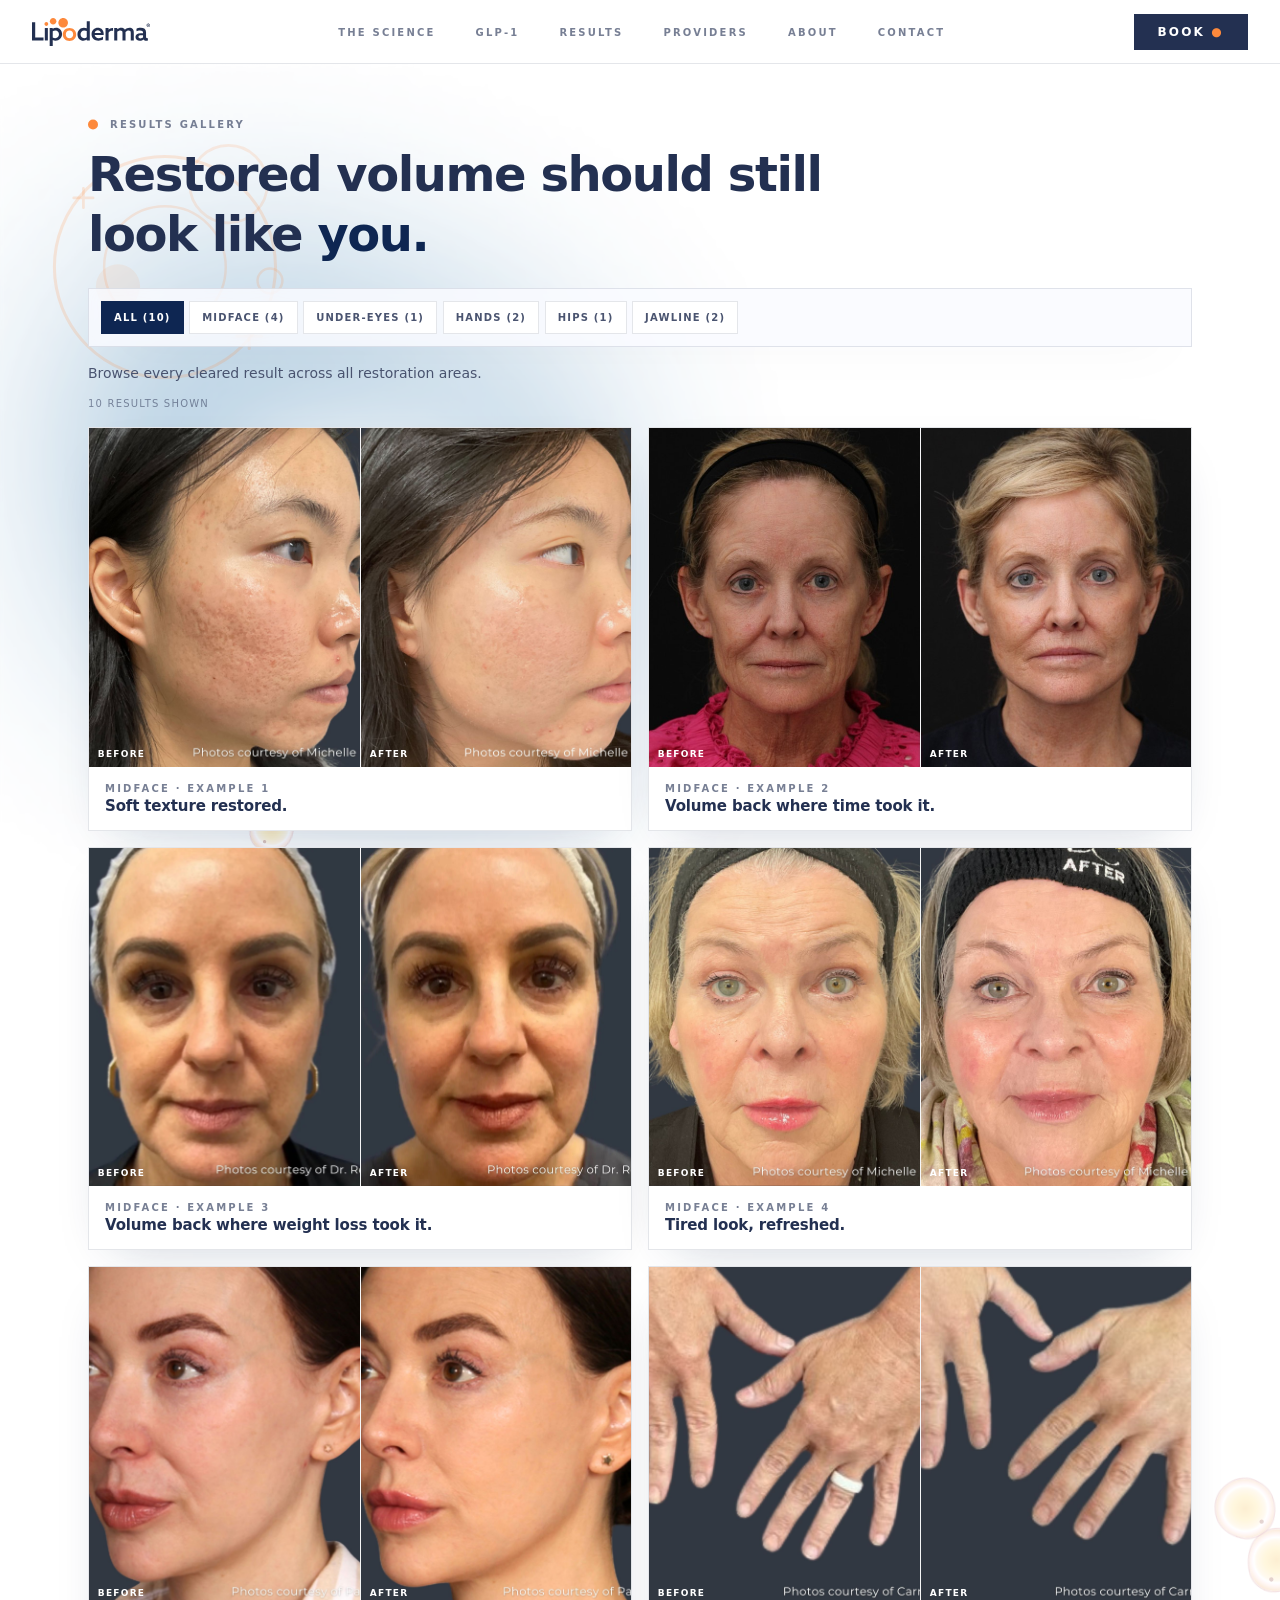
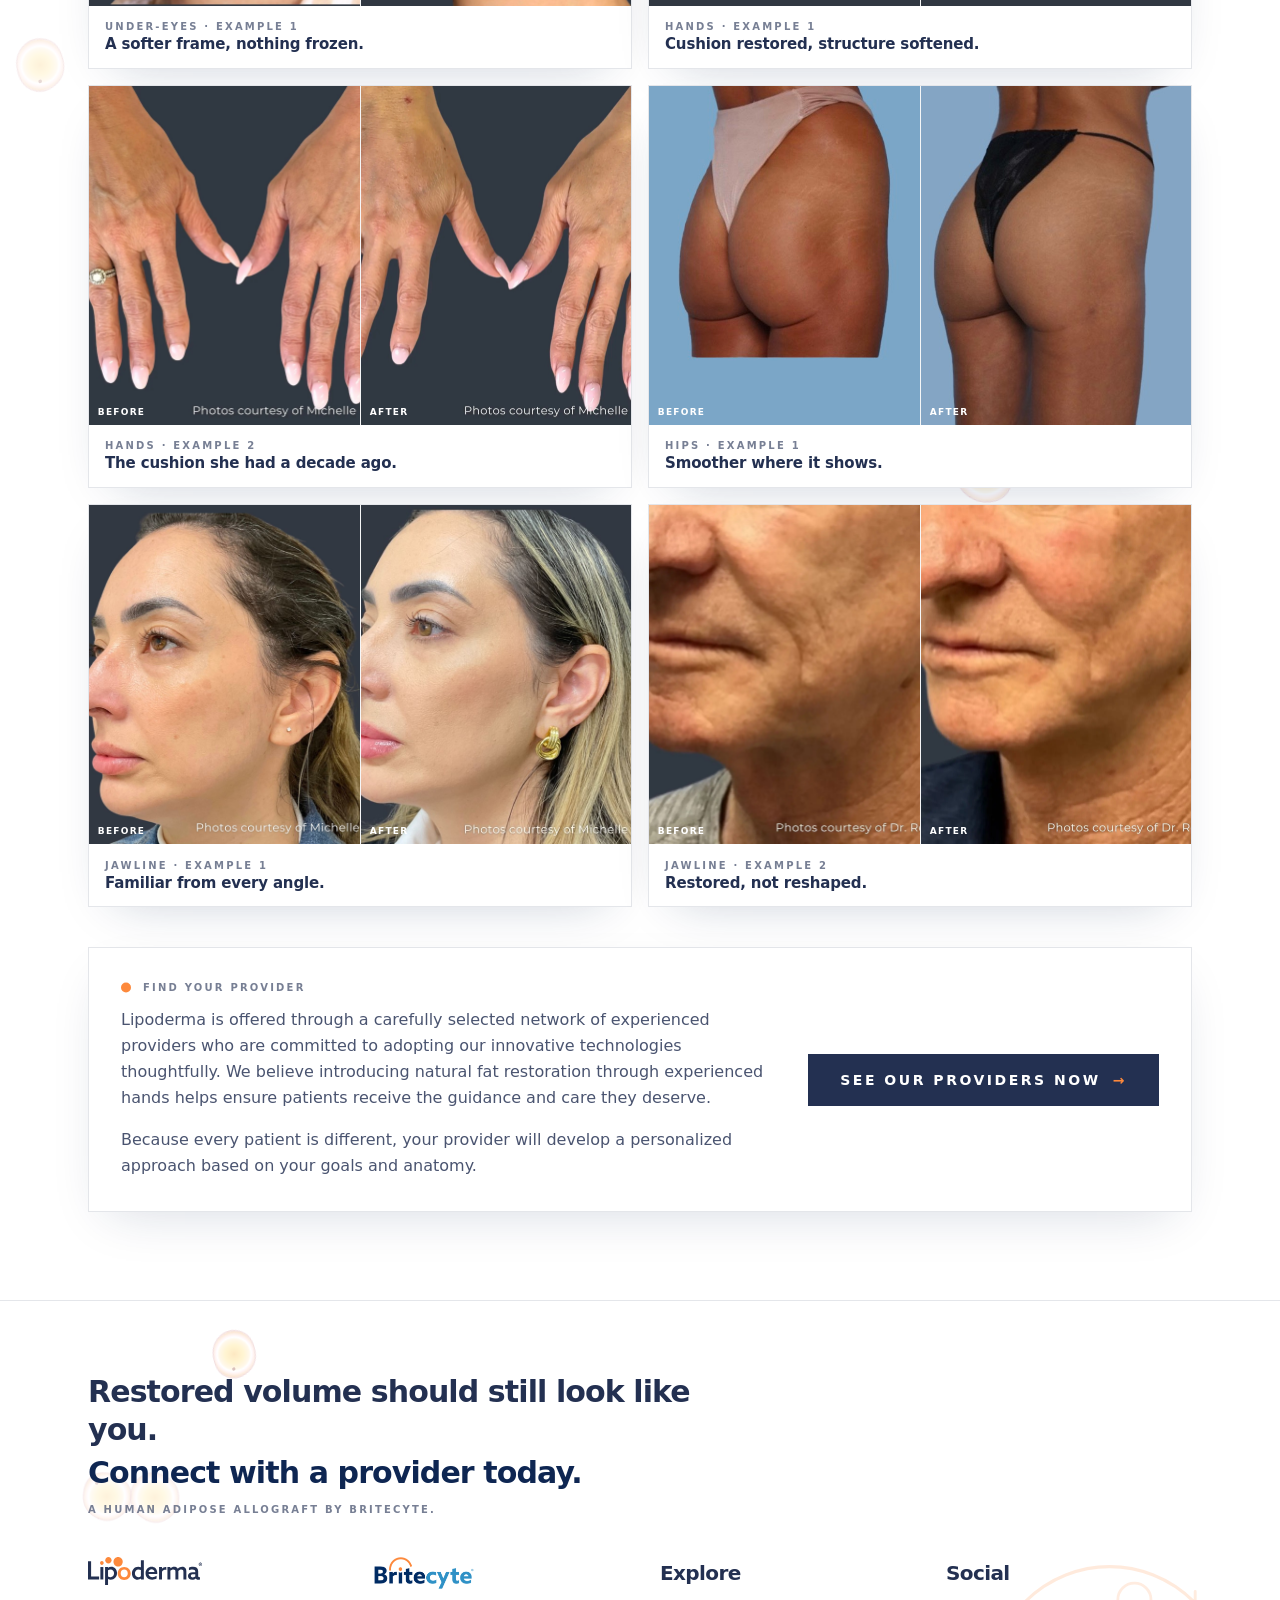
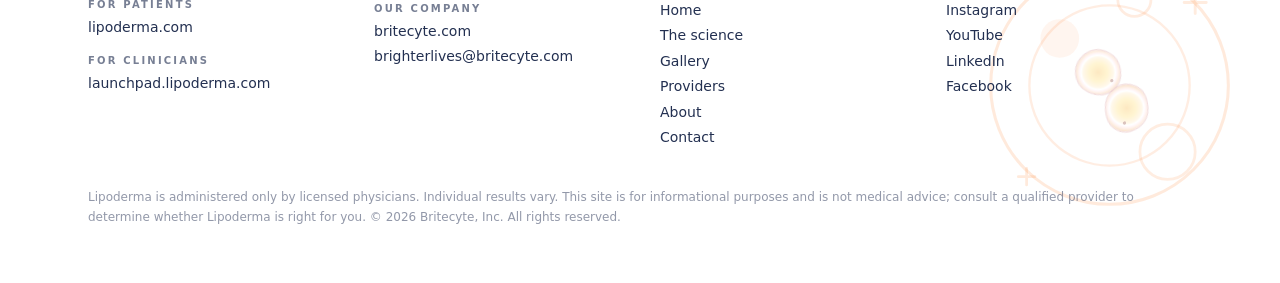
<file: gallery/index.html>
<!DOCTYPE html>
<html lang="en" class="scroll-smooth">

<head>
    <!-- Google Tag Manager -->
    <script async src="https://www.googletagmanager.com/gtm.js?id=GTM-5LXJSVJB"></script>
    <script>
      window.dataLayer = window.dataLayer || [];
      function gtag(){dataLayer.push(arguments);}
      gtag('js', new Date());
    </script>
    <!-- End Google Tag Manager -->
    <meta charSet="utf-8" />
    <meta name="viewport" content="width=device-width, initial-scale=1, interactive-widget=overlays-content" />
    <link rel="icon" href="../images/favicons/favicon-32.png" sizes="32x32" type="image/png" />
    <link rel="icon" href="../images/favicons/favicon-192.png" sizes="192x192" type="image/png" />
    <link rel="apple-touch-icon" href="../images/favicons/apple-touch-icon.png" />
    <link rel="preload" as="image" href="../images/logos/lipoderma-logo.svg" />
    <link rel="stylesheet" href="../css/styles.css?v=20260715e">
    <title>Lipoderma® Gallery | Natural Volume Restoration</title>
    <meta name="description"
        content="Browse Lipoderma before and after results by restoration area—midface, under-eyes, hands, hips, and jawline." />
    <meta property="og:type" content="website" />
    <meta property="og:site_name" content="Lipoderma" />
    <meta property="og:title" content="Lipoderma® Gallery | Natural Volume Restoration" />
    <meta property="og:description"
        content="Browse Lipoderma before and after results by restoration area—midface, under-eyes, hands, hips, and jawline." />
    <meta property="og:url" content="https://lipoderma.com/gallery/" />
    <meta property="og:image" content="https://lipoderma.com/images/campaign-loren.png" />
    <meta property="og:image:alt" content="Lipoderma campaign photography—natural facial restoration" />
    <meta name="twitter:card" content="summary_large_image" />
    <meta name="twitter:title" content="Lipoderma® Gallery | Natural Volume Restoration" />
    <meta name="twitter:description"
        content="Browse Lipoderma before and after results by restoration area—midface, under-eyes, hands, hips, and jawline." />
    <meta name="twitter:image" content="https://lipoderma.com/images/campaign-loren.png" />
</head>

<body class="antialiased">
    <!-- Google Tag Manager (noscript) -->
    <noscript><iframe src="https://www.googletagmanager.com/ns.html?id=GTM-5LXJSVJB"
      height="0" width="0" style="display:none;visibility:hidden"></iframe></noscript>
    <!-- End Google Tag Manager (noscript) -->
    <div class="v2-surface min-h-screen">
        <header class="site-header fixed inset-x-0 top-0 z-50 border-b hairline bg-white/80 backdrop-blur-md">
            <div class="mx-auto flex h-16 max-w-7xl items-center justify-between px-4 md:px-8"><a
                    aria-label="Lipoderma home" href="../"><img alt="Lipoderma by Britecyte" width="118" height="29"
                        src="../images/logos/lipoderma-logo.svg" /></a>
                <nav class="microtype hidden items-center gap-10 md:flex"><a href="../#why"
                        class="transition-colors hover:text-ink">The science</a><a href="../#glp1"
                        class="transition-colors hover:text-ink">GLP-1</a><a href="../#results"
                        class="transition-colors hover:text-ink">Results</a><a href="../#providers"
                        class="transition-colors hover:text-ink">Providers</a><a href="../#about"
                        class="transition-colors hover:text-ink">About</a><a href="../#contact"
                        class="transition-colors hover:text-ink">Contact</a></nav>
                <div class="flex items-center gap-3"><button type="button" data-scroll-providers
                        class="bg-ink px-6 py-2.5 text-xs font-semibold uppercase tracking-[0.18em] text-white transition-colors hover:bg-bronze">Book<span
                            class="text-flame"> ●</span></button><button type="button"
                        class="flex h-10 w-10 items-center justify-center p-1 text-ink md:hidden"
                        aria-label="Toggle menu" aria-expanded="false" data-menu-toggle><svg width="24" height="24"
                            viewBox="0 0 24 24" fill="none" stroke="currentColor" stroke-width="1.5">
                            <path class="menu-icon-path" d="M4 6h16M4 12h16M4 18h16" />
                        </svg></button></div>
            </div>
            <nav class="microtype site-header-mobile-nav flex flex-col items-center gap-6 border-t hairline bg-white/95 px-4 py-6 backdrop-blur-md md:hidden"
                data-mobile-nav aria-label="Mobile"><a href="../#why" class="transition-colors hover:text-ink">The
                    science</a><a href="../#glp1" class="transition-colors hover:text-ink">GLP-1</a><a href="../#results"
                    class="transition-colors hover:text-ink">Results</a><a href="../#providers"
                    class="transition-colors hover:text-ink">Providers</a><a href="../#about"
                    class="transition-colors hover:text-ink">About</a><a href="../#contact"
                    class="transition-colors hover:text-ink">Contact</a></nav>
        </header>
        <main class="site-main">
            <section class="gallery-page-section relative overflow-hidden bg-white py-18 md:py-24"><svg aria-hidden="true"
                    class="pointer-events-none absolute z-0 text-flame/[0.18] left-6 top-10 h-[min(46vw,19rem)] w-[min(46vw,19rem)]"
                    viewBox="0 0 220 220" fill="none">
                    <circle cx="102" cy="118" r="80" stroke="currentColor" stroke-width="2.2"></circle>
                    <circle cx="102" cy="118" r="44" stroke="currentColor" stroke-width="1.8" opacity="0.88"></circle>
                    <circle cx="68" cy="132" r="16" fill="currentColor" opacity="0.5"></circle>
                    <circle cx="148" cy="58" r="28" stroke="currentColor" stroke-width="2" opacity="0.78"></circle>
                    <path d="M36 68h14M43 61v14" stroke="currentColor" stroke-width="2" stroke-linecap="round"></path>
                    <path d="M154 168h18M163 159v18" stroke="currentColor" stroke-width="2.2" stroke-linecap="round"
                        opacity="0.9"></path>
                    <circle cx="178" cy="128" r="9" stroke="currentColor" stroke-width="1.8" opacity="0.9"></circle>
                </svg>
                <div class="relative z-[1] mx-auto max-w-6xl px-6">
                    <div class="gallery-page-intro">
                        <div>
                            <p class="microtype mb-3"><span
                                    class="mr-3 inline-block h-2.5 w-2.5 rounded-full bg-flame align-middle"></span>Results
                                gallery</p>
                            <h1 class="font-display text-4xl leading-tight md:text-5xl">Restored volume should still
                                look like <span class="text-bronze-deep">you.</span></h1>
                        </div>
                    </div>
                    <div data-results-gallery class="results-gallery mt-8" aria-label="Lipoderma results gallery">
                        <p class="microtype text-ink-soft/70">Loading results…</p>
                    </div>
                    <div
                        class="mt-10 grid gap-6 border hairline bg-white p-5 shadow-lift md:grid-cols-[1.15fr_auto] md:items-center md:p-8">
                        <div>
                            <p class="microtype mb-3"><span
                                    class="mr-3 inline-block h-2.5 w-2.5 rounded-full bg-flame align-middle"></span>Find
                                your provider</p>
                            <p class="max-w-2xl leading-relaxed text-ink-soft">Lipoderma is offered through a carefully
                                selected network of experienced providers who are committed to adopting our innovative
                                technologies thoughtfully. We believe introducing natural fat restoration through
                                experienced hands helps ensure patients receive the guidance and care they deserve.</p>
                            <p class="max-w-2xl leading-relaxed text-ink-soft mt-4">Because every patient is different,
                                your provider will develop a personalized approach based on your goals and anatomy.</p>
                        </div>
                        <button type="button" data-scroll-providers
                            class="group w-full bg-ink px-8 py-4 text-center text-sm font-semibold uppercase tracking-[0.18em] text-white transition-colors hover:bg-bronze md:w-auto md:whitespace-nowrap">See
                            our providers now<span
                                class="ml-3 inline-block text-flame transition-transform duration-300 group-hover:translate-x-1">→</span></button>
                    </div>
                </div>
            </section>
        </main>
        <footer class="relative overflow-hidden border-t hairline bg-white pb-14 pt-18">
            <div aria-hidden="true" class="pointer-events-none absolute inset-x-0 top-0 h-16 -translate-y-full"
                style="background:linear-gradient(to bottom, transparent, var(--color-ivory))"></div>
            <div class="footer-shell relative z-[1] mx-auto max-w-6xl px-6">
                <div class="footer-intro">
                    <p class="footer-headline font-display text-2xl md:text-3xl">Restored volume should still look like
                        you.</p>
                    <div class="footer-intro-sub">
                        <p class="footer-headline-accent font-display text-2xl text-bronze-deep md:text-3xl">Connect with a provider today.</p>
                        <p class="microtype footer-tagline">A human adipose allograft by Britecyte.</p>
                    </div>
                </div>
                <div class="footer-meta">
                    <div class="footer-meta-col">
                        <img alt="Lipoderma by Britecyte" loading="lazy" width="118" height="29" class="h-7 w-auto"
                            src="../images/logos/lipoderma-logo.svg" />
                        <div class="footer-meta-link-groups">
                            <div class="footer-meta-links">
                                <p class="microtype">For patients</p>
                                <a href="https://lipoderma.com" class="footer-meta-link">lipoderma.com</a>
                            </div>
                            <div class="footer-meta-links">
                                <p class="microtype">For clinicians</p>
                                <a href="https://launchpad.lipoderma.com" class="footer-meta-link">launchpad.lipoderma.com</a>
                            </div>
                        </div>
                    </div>
                    <div class="footer-meta-col">
                        <a href="https://britecyte.com" class="inline-block transition-opacity hover:opacity-80"
                            aria-label="Britecyte"><img alt="Britecyte" loading="lazy" width="1593" height="509"
                                class="h-7 w-auto md:h-8" src="../images/logos/britecyte-logo.png" /></a>
                        <div class="footer-meta-link-groups">
                            <div class="footer-meta-links">
                                <p class="microtype">Our company</p>
                                <a href="https://britecyte.com" class="footer-meta-link">britecyte.com</a>
                                <a href="mailto:brighterlives@britecyte.com"
                                    class="footer-meta-link">brighterlives@britecyte.com</a>
                            </div>
                        </div>
                    </div>
                    <div class="footer-meta-col">
                        <div class="flex h-7 items-center md:h-8">
                            <p class="font-display text-xl text-ink">Explore</p>
                        </div>
                        <div class="footer-meta-link-groups">
                            <div class="footer-meta-links">
                                <a href="../" class="footer-meta-link">Home</a>
                                <a href="../science/" class="footer-meta-link">The science</a>
                                <a href="../gallery/" class="footer-meta-link">Gallery</a>
                                <a href="../#providers" class="footer-meta-link">Providers</a>
                                <a href="../#about" class="footer-meta-link">About</a>
                                <a href="../#contact" class="footer-meta-link">Contact</a>
                            </div>
                        </div>
                    </div>
                    <div class="footer-meta-col">
                        <div class="flex h-7 items-center md:h-8">
                            <p class="font-display text-xl text-ink">Social</p>
                        </div>
                        <div class="footer-meta-link-groups">
                            <div class="footer-meta-links">
                                <a href="https://www.instagram.com/restorewithlipoderma/" target="_blank" rel="noopener noreferrer"
                                    class="footer-meta-link" aria-label="Lipoderma on Instagram">Instagram</a>
                                <a href="https://www.youtube.com/@lipoderma" target="_blank" rel="noopener noreferrer"
                                    class="footer-meta-link" aria-label="Lipoderma on YouTube">YouTube</a>
                                <a href="https://www.linkedin.com/company/britecyte-inc" target="_blank" rel="noopener noreferrer"
                                    class="footer-meta-link" aria-label="Britecyte on LinkedIn">LinkedIn</a>
                                <a href="https://www.facebook.com/profile.php?id=61584636432174" target="_blank" rel="noopener noreferrer"
                                    class="footer-meta-link" aria-label="Britecyte on Facebook">Facebook</a>
                            </div>
                        </div>
                    </div>
                </div>
                <p class="text-xs leading-relaxed text-ink-soft/60">Lipoderma is administered only by licensed
                    physicians. Individual results vary. This site is for informational purposes and is not medical
                    advice; consult a qualified provider to determine whether Lipoderma is right for you.<!-- --> ©
                    <!-- -->2026<!-- --> <!-- -->Britecyte, Inc. All rights reserved.
                </p>
            </div>
        </footer>
    </div>
    <script type="module" src="../js/main.js?v=20260715f"></script>
</body>

</html>
</file>
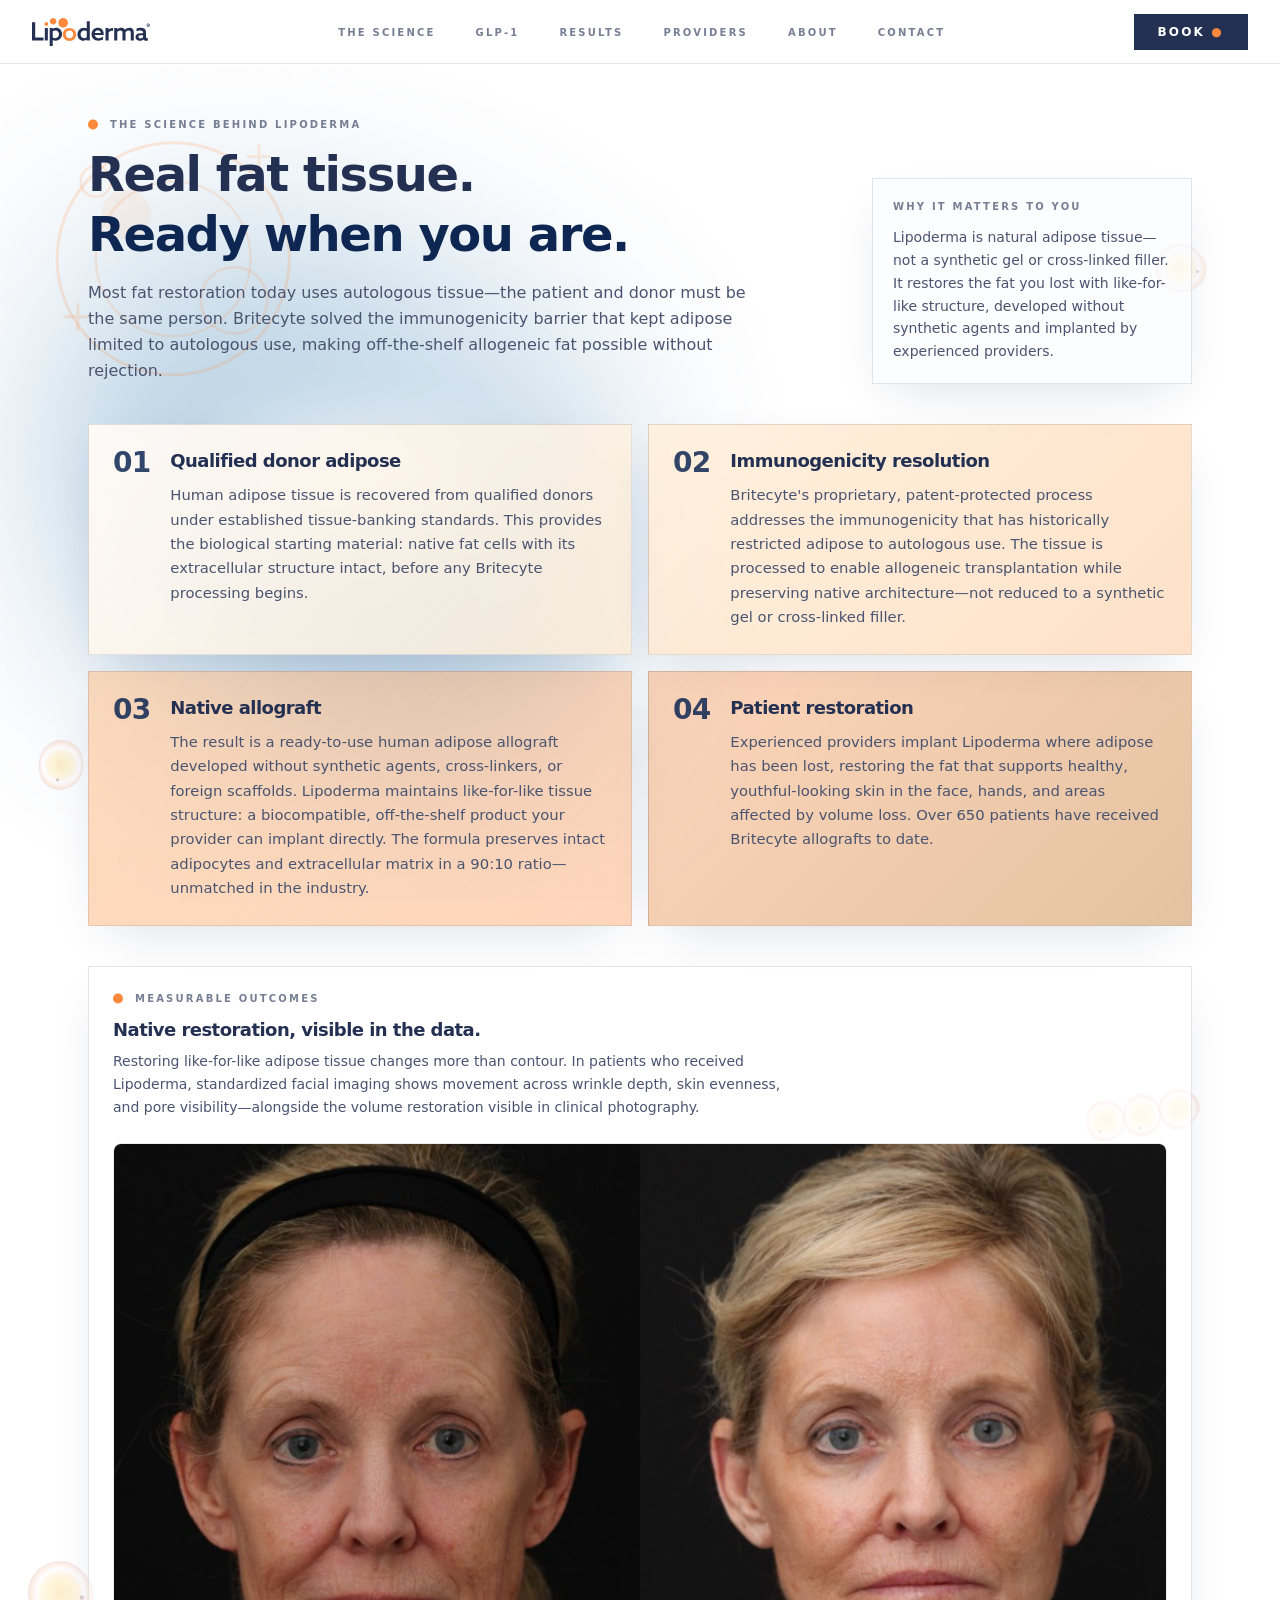
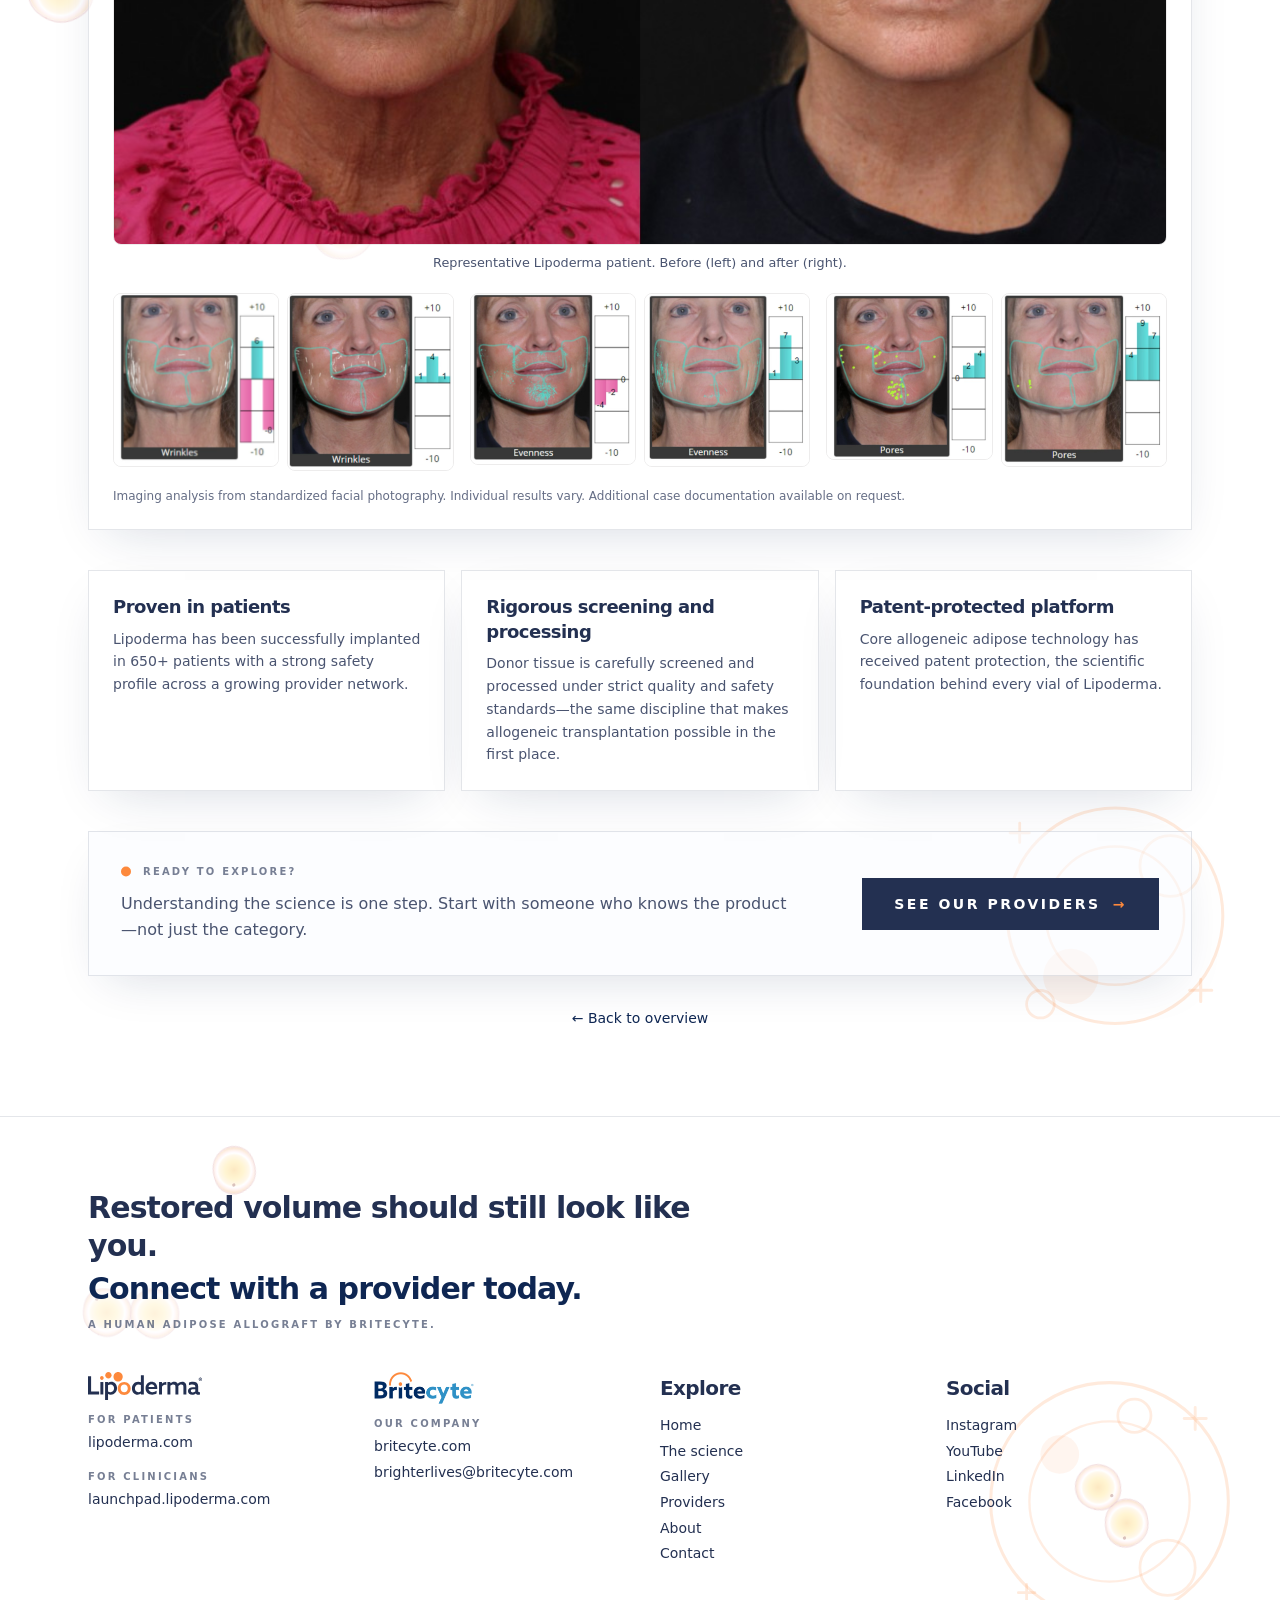
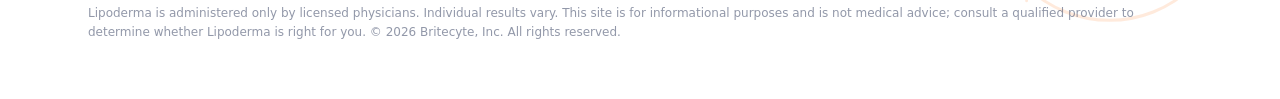
<file: science/index.html>
<!DOCTYPE html>
<html lang="en" class="scroll-smooth">

<head>
    <!-- Google Tag Manager -->
    <script async src="https://www.googletagmanager.com/gtm.js?id=GTM-5LXJSVJB"></script>
    <script>
      window.dataLayer = window.dataLayer || [];
      function gtag(){dataLayer.push(arguments);}
      gtag('js', new Date());
    </script>
    <!-- End Google Tag Manager -->
    <meta charSet="utf-8" />
    <meta name="viewport" content="width=device-width, initial-scale=1, interactive-widget=overlays-content" />
    <link rel="icon" href="../images/favicons/favicon-32.png" sizes="32x32" type="image/png" />
    <link rel="icon" href="../images/favicons/favicon-192.png" sizes="192x192" type="image/png" />
    <link rel="apple-touch-icon" href="../images/favicons/apple-touch-icon.png" />
    <link rel="preload" as="image" href="../images/logos/lipoderma-logo.svg" />
    <link rel="stylesheet" href="../css/styles.css?v=20260715e">
    <title>Lipoderma®—The Science | Britecyte Allogeneic Platform</title>
    <meta name="description"
        content="How Britecyte solved adipose immunogenicity to create Lipoderma—a ready-to-use human adipose allograft that restores lost fat with real tissue, not synthetic filler." />
    <meta property="og:type" content="website" />
    <meta property="og:site_name" content="Lipoderma" />
    <meta property="og:title" content="Lipoderma®—The Science | Britecyte Allogeneic Platform" />
    <meta property="og:description"
        content="How Britecyte solved adipose immunogenicity to create Lipoderma—a ready-to-use human adipose allograft that restores lost fat with real tissue, not synthetic filler." />
    <meta property="og:url" content="https://lipoderma.com/science/" />
    <meta property="og:image" content="https://lipoderma.com/images/campaign-loren.png" />
    <meta property="og:image:alt" content="Lipoderma campaign photography—natural facial restoration" />
    <meta name="twitter:card" content="summary_large_image" />
    <meta name="twitter:title" content="Lipoderma®—The Science | Britecyte Allogeneic Platform" />
    <meta name="twitter:description"
        content="How Britecyte solved adipose immunogenicity to create Lipoderma—a ready-to-use human adipose allograft that restores lost fat with real tissue, not synthetic filler." />
    <meta name="twitter:image" content="https://lipoderma.com/images/campaign-loren.png" />
</head>

<body class="antialiased">
    <!-- Google Tag Manager (noscript) -->
    <noscript><iframe src="https://www.googletagmanager.com/ns.html?id=GTM-5LXJSVJB"
      height="0" width="0" style="display:none;visibility:hidden"></iframe></noscript>
    <!-- End Google Tag Manager (noscript) -->
    <div class="v2-surface min-h-screen">
        <header class="site-header fixed inset-x-0 top-0 z-50 border-b hairline bg-white/80 backdrop-blur-md">
            <div class="mx-auto flex h-16 max-w-7xl items-center justify-between px-4 md:px-8"><a
                    aria-label="Lipoderma home" href="../"><img alt="Lipoderma by Britecyte" width="118" height="29"
                        src="../images/logos/lipoderma-logo.svg" /></a>
                <nav class="microtype hidden items-center gap-10 md:flex"><a href="../#why"
                        class="transition-colors hover:text-ink">The science</a><a href="../#glp1"
                        class="transition-colors hover:text-ink">GLP-1</a><a href="../#results"
                        class="transition-colors hover:text-ink">Results</a><a href="../#providers"
                        class="transition-colors hover:text-ink">Providers</a><a href="../#about"
                        class="transition-colors hover:text-ink">About</a><a href="../#contact"
                        class="transition-colors hover:text-ink">Contact</a></nav>
                <div class="flex items-center gap-3"><button type="button" data-scroll-providers
                        class="bg-ink px-6 py-2.5 text-xs font-semibold uppercase tracking-[0.18em] text-white transition-colors hover:bg-bronze">Book<span
                            class="text-flame"> ●</span></button><button type="button"
                        class="flex h-10 w-10 items-center justify-center p-1 text-ink md:hidden"
                        aria-label="Toggle menu" aria-expanded="false" data-menu-toggle><svg width="24" height="24"
                            viewBox="0 0 24 24" fill="none" stroke="currentColor" stroke-width="1.5">
                            <path class="menu-icon-path" d="M4 6h16M4 12h16M4 18h16" />
                        </svg></button></div>
            </div>
            <nav class="microtype site-header-mobile-nav flex flex-col items-center gap-6 border-t hairline bg-white/95 px-4 py-6 backdrop-blur-md md:hidden"
                data-mobile-nav aria-label="Mobile"><a href="../#why" class="transition-colors hover:text-ink">The
                    science</a><a href="../#glp1" class="transition-colors hover:text-ink">GLP-1</a><a
                    href="../#results" class="transition-colors hover:text-ink">Results</a><a href="../#providers"
                    class="transition-colors hover:text-ink">Providers</a><a href="../#about"
                    class="transition-colors hover:text-ink">About</a><a href="../#contact"
                    class="transition-colors hover:text-ink">Contact</a></nav>
        </header>
        <main class="site-main">
            <section class="science-page-section relative overflow-hidden bg-white py-18 md:py-24"><svg aria-hidden="true"
                    class="pointer-events-none absolute z-0 text-flame/[0.18] left-6 top-10 h-[min(46vw,19rem)] w-[min(46vw,19rem)]"
                    viewBox="0 0 220 220" fill="none">
                    <circle cx="108" cy="112" r="84" stroke="currentColor" stroke-width="2.2"></circle>
                    <circle cx="108" cy="112" r="56" stroke="currentColor" stroke-width="1.8" opacity="0.85"></circle>
                    <circle cx="74" cy="80" r="18" fill="currentColor" opacity="0.48"></circle>
                    <circle cx="152" cy="142" r="24" stroke="currentColor" stroke-width="2" opacity="0.82"></circle>
                    <path d="M30 154h18M39 145v18" stroke="currentColor" stroke-width="2.2" stroke-linecap="round">
                    </path>
                    <path d="M162 38h16M170 30v16" stroke="currentColor" stroke-width="2" stroke-linecap="round"
                        opacity="0.92"></path>
                    <circle cx="52" cy="56" r="11" stroke="currentColor" stroke-width="2" opacity="0.9"></circle>
                </svg><svg aria-hidden="true"
                    class="pointer-events-none absolute z-0 text-flame/[0.18] right-6 bottom-10 h-[min(46vw,19rem)] w-[min(46vw,19rem)]"
                    viewBox="0 0 220 220" fill="none">
                    <circle cx="118" cy="104" r="78" stroke="currentColor" stroke-width="2.2"></circle>
                    <circle cx="118" cy="104" r="50" stroke="currentColor" stroke-width="1.8" opacity="0.85"></circle>
                    <circle cx="86" cy="148" r="20" fill="currentColor" opacity="0.45"></circle>
                    <circle cx="158" cy="68" r="22" stroke="currentColor" stroke-width="2" opacity="0.8"></circle>
                    <path d="M172 158h16M180 150v16" stroke="currentColor" stroke-width="2.2" stroke-linecap="round">
                    </path>
                    <path d="M42 44h14M49 37v14" stroke="currentColor" stroke-width="2" stroke-linecap="round"
                        opacity="0.92"></path>
                    <circle cx="64" cy="168" r="10" stroke="currentColor" stroke-width="2" opacity="0.88"></circle>
                </svg>
                <div class="relative z-[1] mx-auto max-w-6xl px-6">
                    <div class="science-page-intro reveal">
                        <div>
                            <p class="microtype mb-3"><span
                                    class="mr-3 inline-block h-2.5 w-2.5 rounded-full bg-flame align-middle"></span>The
                                science behind Lipoderma</p>
                            <h1 class="font-display text-4xl leading-tight md:text-5xl">Real fat tissue.<br /><span
                                    class="text-bronze-deep">Ready when you are.</span></h1>
                            <p class="science-page-lead mt-4 max-w-2xl leading-relaxed text-ink-soft">Most fat
                                restoration today uses autologous tissue—the patient and donor must be the same person.
                                Britecyte solved the immunogenicity barrier that kept adipose limited to autologous use,
                                making off-the-shelf allogeneic fat possible without rejection.</p>
                        </div>
                        <aside class="border hairline bg-cream p-5 shadow-lift">
                            <p class="microtype mb-3 text-flame">Why it matters to you</p>
                            <p class="text-sm leading-relaxed text-ink-soft">Lipoderma is natural adipose tissue—not a
                                synthetic gel or cross-linked filler. It restores the fat you lost with like-for-like
                                structure, developed without synthetic agents and implanted by experienced providers.</p>
                        </aside>
                    </div>

                    <ol class="pathway-grid reveal" aria-label="From donor tissue to patient restoration">
                        <li class="pathway-step pathway-step--1 border hairline p-5 shadow-lift md:p-6">
                            <span class="pathway-num font-display" aria-hidden="true">01</span>
                            <div>
                                <h2 class="pathway-title font-display">Qualified donor adipose</h2>
                                <p class="pathway-body">Human adipose tissue is recovered from qualified donors under
                                    established tissue-banking standards. This provides the biological starting material:
                                    native fat cells with its extracellular structure intact, before any Britecyte
                                    processing begins.</p>
                            </div>
                        </li>
                        <li class="pathway-step pathway-step--2 border hairline p-5 shadow-lift md:p-6">
                            <span class="pathway-num font-display" aria-hidden="true">02</span>
                            <div>
                                <h2 class="pathway-title font-display">Immunogenicity resolution</h2>
                                <p class="pathway-body">Britecyte&#x27;s proprietary, patent-protected process addresses
                                    the immunogenicity that has historically restricted adipose to autologous use. The
                                    tissue is processed to enable allogeneic transplantation while preserving native
                                    architecture—not reduced to a synthetic gel or cross-linked filler.</p>
                            </div>
                        </li>
                        <li class="pathway-step pathway-step--3 border hairline p-5 shadow-lift md:p-6">
                            <span class="pathway-num font-display" aria-hidden="true">03</span>
                            <div>
                                <h2 class="pathway-title font-display">Native allograft</h2>
                                <p class="pathway-body">The result is a ready-to-use human adipose allograft developed without
                                    synthetic agents, cross-linkers, or foreign scaffolds. Lipoderma maintains
                                    like-for-like tissue structure: a biocompatible, off-the-shelf product your
                                    provider can implant directly. The formula preserves intact adipocytes and
                                    extracellular matrix in a 90:10 ratio—unmatched in the industry.</p>
                            </div>
                        </li>
                        <li class="pathway-step pathway-step--4 border hairline p-5 shadow-lift md:p-6">
                            <span class="pathway-num font-display" aria-hidden="true">04</span>
                            <div>
                                <h2 class="pathway-title font-display">Patient restoration</h2>
                                <p class="pathway-body">Experienced providers implant Lipoderma where adipose has been
                                    lost, restoring the fat that supports healthy, youthful-looking skin in the face,
                                    hands, and areas affected by volume loss. Over 650 patients have received Britecyte
                                    allografts to date.</p>
                            </div>
                        </li>
                    </ol>

                    <div class="platform-outcomes border hairline bg-white p-5 shadow-lift md:p-6 reveal">
                        <div class="platform-outcomes-copy">
                            <p class="microtype mb-3"><span
                                    class="mr-3 inline-block h-2.5 w-2.5 rounded-full bg-flame align-middle"></span>Measurable
                                outcomes</p>
                            <h3 class="font-display text-lg leading-snug md:text-xl">Native restoration, visible in the
                                data.</h3>
                            <p class="platform-outcomes-lead mt-2 text-sm leading-relaxed text-ink-soft">Restoring
                                like-for-like adipose tissue changes more than contour. In patients who received
                                Lipoderma, standardized facial imaging shows movement across wrinkle depth, skin
                                evenness, and pore visibility—alongside the volume restoration visible in clinical
                                photography.</p>
                        </div>

                        <figure class="platform-outcomes-portrait">
                            <img src="../images/platform/portrait-before-after.png"
                                alt="Clinical before and after portraits showing midface volume restoration" width="1200"
                                height="600" loading="lazy" decoding="async" />
                            <figcaption class="platform-outcomes-caption">Representative Lipoderma patient. Before (left)
                                and after (right).</figcaption>
                        </figure>

                        <div class="platform-outcomes-metrics" aria-label="Standardized skin analysis metrics">
                            <figure class="platform-outcomes-metric">
                                <div class="platform-outcomes-metric-pair">
                                    <img src="../images/platform/metric-wrinkles-before.png"
                                        alt="Wrinkle analysis before restoration" width="320" height="360"
                                        loading="lazy" decoding="async" />
                                    <img src="../images/platform/metric-wrinkles-after.png"
                                        alt="Wrinkle analysis after restoration" width="320" height="360"
                                        loading="lazy" decoding="async" />
                                </div>
                            </figure>
                            <figure class="platform-outcomes-metric">
                                <div class="platform-outcomes-metric-pair">
                                    <img src="../images/platform/metric-evenness-before.png"
                                        alt="Skin evenness analysis before restoration" width="320" height="360"
                                        loading="lazy" decoding="async" />
                                    <img src="../images/platform/metric-evenness-after.png"
                                        alt="Skin evenness analysis after restoration" width="320" height="360"
                                        loading="lazy" decoding="async" />
                                </div>
                            </figure>
                            <figure class="platform-outcomes-metric">
                                <div class="platform-outcomes-metric-pair">
                                    <img src="../images/platform/metric-pores-before.png"
                                        alt="Pore visibility analysis before restoration" width="320" height="360"
                                        loading="lazy" decoding="async" />
                                    <img src="../images/platform/metric-pores-after.png"
                                        alt="Pore visibility analysis after restoration" width="320" height="360"
                                        loading="lazy" decoding="async" />
                                </div>
                            </figure>
                        </div>

                        <p class="platform-outcomes-note">Imaging analysis from standardized facial photography. Individual
                            results vary. Additional case documentation available on request.</p>
                    </div>

                    <div class="platform-proof reveal">
                        <div class="border hairline bg-white p-5 shadow-lift md:p-6">
                            <h3 class="font-display text-lg leading-snug">Proven in patients</h3>
                            <p class="mt-2 text-sm leading-relaxed text-ink-soft">Lipoderma has been successfully
                                implanted in 650+ patients with a strong safety profile across a growing provider
                                network.</p>
                        </div>
                        <div class="border hairline bg-white p-5 shadow-lift md:p-6">
                            <h3 class="font-display text-lg leading-snug">Rigorous screening and processing</h3>
                            <p class="mt-2 text-sm leading-relaxed text-ink-soft">Donor tissue is carefully screened and
                                processed under strict quality and safety standards—the same discipline that makes
                                allogeneic transplantation possible in the first place.</p>
                        </div>
                        <div class="border hairline bg-white p-5 shadow-lift md:p-6">
                            <h3 class="font-display text-lg leading-snug">Patent-protected platform</h3>
                            <p class="mt-2 text-sm leading-relaxed text-ink-soft">Core allogeneic adipose technology has
                                received patent protection, the scientific foundation behind every vial of Lipoderma.</p>
                        </div>
                    </div>

                    <div
                        class="mt-10 grid gap-6 border hairline bg-cream p-5 shadow-lift md:grid-cols-[1.15fr_auto] md:items-center md:p-8 reveal">
                        <div>
                            <p class="microtype mb-3"><span
                                    class="mr-3 inline-block h-2.5 w-2.5 rounded-full bg-flame align-middle"></span>Ready
                                to explore?</p>
                            <p class="max-w-2xl leading-relaxed text-ink-soft">Understanding the science is one step.
                                Start with someone who knows the product—not just the category.</p>
                        </div>
                        <button type="button" data-scroll-providers
                            class="group w-full bg-ink px-8 py-4 text-center text-sm font-semibold uppercase tracking-[0.18em] text-white transition-colors hover:bg-bronze md:w-auto md:whitespace-nowrap">See
                            our providers<span
                                class="ml-3 inline-block text-flame transition-transform duration-300 group-hover:translate-x-1">→</span></button>
                    </div>

                    <p class="mt-8 text-center text-xs text-ink-soft/70 md:text-sm"><a href="../#why"
                            class="font-medium text-bronze-deep transition-colors hover:text-flame">← Back to overview</a></p>
                </div>
            </section>
        </main>
        <footer class="relative overflow-hidden border-t hairline bg-white pb-14 pt-18">
            <div aria-hidden="true" class="pointer-events-none absolute inset-x-0 top-0 h-16 -translate-y-full"
                style="background:linear-gradient(to bottom, transparent, var(--color-ivory))"></div>
            <div class="footer-shell relative z-[1] mx-auto max-w-6xl px-6">
                <div class="footer-intro">
                    <p class="footer-headline font-display text-2xl md:text-3xl">Restored volume should still look like
                        you.</p>
                    <div class="footer-intro-sub">
                        <p class="footer-headline-accent font-display text-2xl text-bronze-deep md:text-3xl">Connect with a provider today.</p>
                        <p class="microtype footer-tagline">A human adipose allograft by Britecyte.</p>
                    </div>
                </div>
                <div class="footer-meta">
                    <div class="footer-meta-col">
                        <img alt="Lipoderma by Britecyte" loading="lazy" width="118" height="29" class="h-7 w-auto"
                            src="../images/logos/lipoderma-logo.svg" />
                        <div class="footer-meta-link-groups">
                            <div class="footer-meta-links">
                                <p class="microtype">For patients</p>
                                <a href="https://lipoderma.com" class="footer-meta-link">lipoderma.com</a>
                            </div>
                            <div class="footer-meta-links">
                                <p class="microtype">For clinicians</p>
                                <a href="https://launchpad.lipoderma.com" class="footer-meta-link">launchpad.lipoderma.com</a>
                            </div>
                        </div>
                    </div>
                    <div class="footer-meta-col">
                        <a href="https://britecyte.com" class="inline-block transition-opacity hover:opacity-80"
                            aria-label="Britecyte"><img alt="Britecyte" loading="lazy" width="1593" height="509"
                                class="h-7 w-auto md:h-8" src="../images/logos/britecyte-logo.png" /></a>
                        <div class="footer-meta-link-groups">
                            <div class="footer-meta-links">
                                <p class="microtype">Our company</p>
                                <a href="https://britecyte.com" class="footer-meta-link">britecyte.com</a>
                                <a href="mailto:brighterlives@britecyte.com"
                                    class="footer-meta-link">brighterlives@britecyte.com</a>
                            </div>
                        </div>
                    </div>
                    <div class="footer-meta-col">
                        <div class="flex h-7 items-center md:h-8">
                            <p class="font-display text-xl text-ink">Explore</p>
                        </div>
                        <div class="footer-meta-link-groups">
                            <div class="footer-meta-links">
                                <a href="../" class="footer-meta-link">Home</a>
                                <a href="../science/" class="footer-meta-link">The science</a>
                                <a href="../gallery/" class="footer-meta-link">Gallery</a>
                                <a href="../#providers" class="footer-meta-link">Providers</a>
                                <a href="../#about" class="footer-meta-link">About</a>
                                <a href="../#contact" class="footer-meta-link">Contact</a>
                            </div>
                        </div>
                    </div>
                    <div class="footer-meta-col">
                        <div class="flex h-7 items-center md:h-8">
                            <p class="font-display text-xl text-ink">Social</p>
                        </div>
                        <div class="footer-meta-link-groups">
                            <div class="footer-meta-links">
                                <a href="https://www.instagram.com/restorewithlipoderma/" target="_blank" rel="noopener noreferrer"
                                    class="footer-meta-link" aria-label="Lipoderma on Instagram">Instagram</a>
                                <a href="https://www.youtube.com/@lipoderma" target="_blank" rel="noopener noreferrer"
                                    class="footer-meta-link" aria-label="Lipoderma on YouTube">YouTube</a>
                                <a href="https://www.linkedin.com/company/britecyte-inc" target="_blank" rel="noopener noreferrer"
                                    class="footer-meta-link" aria-label="Britecyte on LinkedIn">LinkedIn</a>
                                <a href="https://www.facebook.com/profile.php?id=61584636432174" target="_blank" rel="noopener noreferrer"
                                    class="footer-meta-link" aria-label="Britecyte on Facebook">Facebook</a>
                            </div>
                        </div>
                    </div>
                </div>
                <p class="text-xs leading-relaxed text-ink-soft/60">Lipoderma is administered only by licensed
                    physicians. Individual results vary. This site is for informational purposes and is not medical
                    advice; consult a qualified provider to determine whether Lipoderma is right for you.<!-- --> ©
                    <!-- -->2026<!-- --> <!-- -->Britecyte, Inc. All rights reserved.
                </p>
            </div>
        </footer>
    </div>
    <script type="module" src="../js/main.js?v=20260715f"></script>
</body>

</html>
</file>
<file: css/styles.css>
@font-face {
    font-family: Plus Jakarta Sans;
    font-style: normal;
    font-weight: 200 800;
    font-display: swap;
    src: url(../fonts/0b1dc8ddaa74ba49-s.0e__wj8580tc5.woff2) format("woff2");
    unicode-range: U+460-52F, U+1C80-1C8A, U+20B4, U+2DE0-2DFF, U+A640-A69F, U+FE2E-FE2F
}

@font-face {
    font-family: Plus Jakarta Sans;
    font-style: normal;
    font-weight: 200 800;
    font-display: swap;
    src: url(../fonts/e629b5bc06499d58-s.10u7vx61f1ie7.woff2) format("woff2");
    unicode-range: U+102-103, U+110-111, U+128-129, U+168-169, U+1A0-1A1, U+1AF-1B0, U+300-301, U+303-304, U+308-309, U+323, U+329, U+1EA0-1EF9, U+20AB
}

@font-face {
    font-family: Plus Jakarta Sans;
    font-style: normal;
    font-weight: 200 800;
    font-display: swap;
    src: url(../fonts/1a099d89ee94ee96-s.35a5cae5tspm2.woff2) format("woff2");
    unicode-range: U+100-2BA, U+2BD-2C5, U+2C7-2CC, U+2CE-2D7, U+2DD-2FF, U+304, U+308, U+329, U+1D00-1DBF, U+1E00-1E9F, U+1EF2-1EFF, U+2020, U+20A0-20AB, U+20AD-20C0, U+2113, U+2C60-2C7F, U+A720-A7FF
}

@font-face {
    font-family: Plus Jakarta Sans;
    font-style: normal;
    font-weight: 200 800;
    font-display: swap;
    src: url(../fonts/fba5a26ea33df6a3-s.p.18rizl4rsrl42.woff2) format("woff2");
    unicode-range: U+??, U+131, U+152-153, U+2BB-2BC, U+2C6, U+2DA, U+2DC, U+304, U+308, U+329, U+2000-206F, U+20AC, U+2122, U+2191, U+2193, U+2212, U+2215, U+FEFF, U+FFFD
}

@font-face {
    font-family: Plus Jakarta Sans Fallback;
    src: local(Arial);
    ascent-override: 98.88%;
    descent-override: 21.15%;
    line-gap-override: 0.0%;
    size-adjust: 104.98%
}

.plus_jakarta_sans_6cbc0d5f-module__dx4leq__className {
    font-family: Plus Jakarta Sans, Plus Jakarta Sans Fallback;
    font-style: normal
}

.plus_jakarta_sans_6cbc0d5f-module__dx4leq__variable {
    --font-jakarta: "Plus Jakarta Sans", "Plus Jakarta Sans Fallback"
}

@layer properties {
    @supports (((-webkit-hyphens:none)) and (not (margin-trim:inline))) or ((-moz-orient:inline) and (not (color:rgb(from red r g b)))) {

        *,
        ::backdrop,
        :after,
        :before {
            --tw-translate-x: 0;
            --tw-translate-y: 0;
            --tw-translate-z: 0;
            --tw-rotate-x: initial;
            --tw-rotate-y: initial;
            --tw-rotate-z: initial;
            --tw-skew-x: initial;
            --tw-skew-y: initial;
            --tw-divide-y-reverse: 0;
            --tw-border-style: solid;
            --tw-gradient-position: initial;
            --tw-gradient-from: #0000;
            --tw-gradient-via: #0000;
            --tw-gradient-to: #0000;
            --tw-gradient-stops: initial;
            --tw-gradient-via-stops: initial;
            --tw-gradient-from-position: 0%;
            --tw-gradient-via-position: 50%;
            --tw-gradient-to-position: 100%;
            --tw-leading: initial;
            --tw-font-weight: initial;
            --tw-tracking: initial;
            --tw-shadow: 0 0 #0000;
            --tw-shadow-color: initial;
            --tw-shadow-alpha: 100%;
            --tw-inset-shadow: 0 0 #0000;
            --tw-inset-shadow-color: initial;
            --tw-inset-shadow-alpha: 100%;
            --tw-ring-color: initial;
            --tw-ring-shadow: 0 0 #0000;
            --tw-inset-ring-color: initial;
            --tw-inset-ring-shadow: 0 0 #0000;
            --tw-ring-inset: initial;
            --tw-ring-offset-width: 0px;
            --tw-ring-offset-color: #fff;
            --tw-ring-offset-shadow: 0 0 #0000;
            --tw-blur: initial;
            --tw-brightness: initial;
            --tw-contrast: initial;
            --tw-grayscale: initial;
            --tw-hue-rotate: initial;
            --tw-invert: initial;
            --tw-opacity: initial;
            --tw-saturate: initial;
            --tw-sepia: initial;
            --tw-drop-shadow: initial;
            --tw-drop-shadow-color: initial;
            --tw-drop-shadow-alpha: 100%;
            --tw-drop-shadow-size: initial;
            --tw-backdrop-blur: initial;
            --tw-backdrop-brightness: initial;
            --tw-backdrop-contrast: initial;
            --tw-backdrop-grayscale: initial;
            --tw-backdrop-hue-rotate: initial;
            --tw-backdrop-invert: initial;
            --tw-backdrop-opacity: initial;
            --tw-backdrop-saturate: initial;
            --tw-backdrop-sepia: initial;
            --tw-duration: initial
        }
    }
}

@layer theme {

    :host,
    :root {
        --font-sans: var(--font-jakarta);
        --font-mono: ui-monospace, SFMono-Regular, Menlo, Monaco, Consolas, "Liberation Mono", "Courier New", monospace;
        --color-black: #000;
        --color-white: #fff;
        --spacing: .25rem;
        --container-xs: 20rem;
        --container-sm: 24rem;
        --container-md: 28rem;
        --container-xl: 36rem;
        --container-2xl: 42rem;
        --container-3xl: 48rem;
        --container-4xl: 56rem;
        --container-6xl: 72rem;
        --container-7xl: 80rem;
        --text-xs: .75rem;
        --text-xs--line-height: calc(1 / .75);
        --text-sm: .875rem;
        --text-sm--line-height: calc(1.25 / .875);
        --text-base: 1rem;
        --text-base--line-height: calc(1.5 / 1);
        --text-lg: 1.125rem;
        --text-lg--line-height: calc(1.75 / 1.125);
        --text-xl: 1.25rem;
        --text-xl--line-height: calc(1.75 / 1.25);
        --text-2xl: 1.5rem;
        --text-2xl--line-height: calc(2 / 1.5);
        --text-3xl: 1.875rem;
        --text-3xl--line-height: calc(2.25 / 1.875);
        --text-4xl: 2.25rem;
        --text-4xl--line-height: calc(2.5 / 2.25);
        --text-5xl: 3rem;
        --text-5xl--line-height: 1;
        --font-weight-medium: 500;
        --font-weight-semibold: 600;
        --tracking-normal: 0em;
        --leading-tight: 1.25;
        --leading-snug: 1.375;
        --leading-relaxed: 1.625;
        --blur-md: 12px;
        --default-transition-duration: .15s;
        --default-transition-timing-function: cubic-bezier(.4, 0, .2, 1);
        --default-font-family: var(--font-sans);
        --default-mono-font-family: var(--font-mono);
        --color-ink: #233051;
        --color-ink-soft: #4a5470;
        --color-ivory: #fff;
        --color-cream: #f9fbff;
        --color-sand: #e1e7ff;
        --color-bronze: #1e448c;
        --color-bronze-deep: #0e2652;
        --color-blush: #dbf0ff;
        --color-flame: #fd893c;
        --font-display: var(--font-jakarta)
    }
}

@layer base {

    *,
    ::backdrop,
    :after,
    :before {
        box-sizing: border-box;
        border: 0 solid;
        margin: 0;
        padding: 0
    }

    ::file-selector-button {
        box-sizing: border-box;
        border: 0 solid;
        margin: 0;
        padding: 0
    }

    :host,
    html {
        -webkit-text-size-adjust: 100%;
        tab-size: 4;
        line-height: 1.5;
        font-family: var(--default-font-family, ui-sans-serif, system-ui, sans-serif, "Apple Color Emoji", "Segoe UI Emoji", "Segoe UI Symbol", "Noto Color Emoji");
        font-feature-settings: var(--default-font-feature-settings, normal);
        font-variation-settings: var(--default-font-variation-settings, normal);
        -webkit-tap-highlight-color: transparent
    }

    hr {
        height: 0;
        color: inherit;
        border-top-width: 1px
    }

    abbr:where([title]) {
        -webkit-text-decoration: underline dotted;
        text-decoration: underline dotted
    }

    h1,
    h2,
    h3,
    h4,
    h5,
    h6 {
        font-size: inherit;
        font-weight: inherit
    }

    a {
        color: inherit;
        -webkit-text-decoration: inherit;
        -webkit-text-decoration: inherit;
        -webkit-text-decoration: inherit;
        -webkit-text-decoration: inherit;
        text-decoration: inherit
    }

    b,
    strong {
        font-weight: bolder
    }

    code,
    kbd,
    pre,
    samp {
        font-family: var(--default-mono-font-family, ui-monospace, SFMono-Regular, Menlo, Monaco, Consolas, "Liberation Mono", "Courier New", monospace);
        font-feature-settings: var(--default-mono-font-feature-settings, normal);
        font-variation-settings: var(--default-mono-font-variation-settings, normal);
        font-size: 1em
    }

    small {
        font-size: 80%
    }

    sub,
    sup {
        vertical-align: baseline;
        font-size: 75%;
        line-height: 0;
        position: relative
    }

    sub {
        bottom: -.25em
    }

    sup {
        top: -.5em
    }

    table {
        text-indent: 0;
        border-color: inherit;
        border-collapse: collapse
    }

    :-moz-focusring {
        outline: auto
    }

    progress {
        vertical-align: baseline
    }

    summary {
        display: list-item
    }

    menu,
    ol,
    ul {
        list-style: none
    }

    audio,
    canvas,
    embed,
    iframe,
    img,
    object,
    svg,
    video {
        display: block
    }

    img,
    video {
        max-width: 100%;
        height: auto
    }

    button,
    input,
    optgroup,
    select,
    textarea {
        font: inherit;
        font-feature-settings: inherit;
        font-variation-settings: inherit;
        letter-spacing: inherit;
        color: inherit;
        opacity: 1;
        background-color: #0000;
        border-radius: 0
    }

    ::file-selector-button {
        font: inherit;
        font-feature-settings: inherit;
        font-variation-settings: inherit;
        letter-spacing: inherit;
        color: inherit;
        opacity: 1;
        background-color: #0000;
        border-radius: 0
    }

    :where(select:is([multiple], [size])) optgroup {
        font-weight: bolder
    }

    :where(select:is([multiple], [size])) optgroup option {
        padding-inline-start: 20px
    }

    ::file-selector-button {
        margin-inline-end: 4px
    }

    ::placeholder {
        opacity: 1
    }

    @supports (not ((-webkit-appearance:-apple-pay-button))) or (contain-intrinsic-size:1px) {
        ::placeholder {
            color: currentColor
        }

        @supports (color:color-mix(in lab, red, red)) {
            ::placeholder {
                color: color-mix(in oklab, currentcolor 50%, transparent)
            }
        }
    }

    textarea {
        resize: vertical
    }

    ::-webkit-search-decoration {
        -webkit-appearance: none
    }

    ::-webkit-date-and-time-value {
        min-height: 1lh;
        text-align: inherit
    }

    ::-webkit-datetime-edit {
        display: inline-flex
    }

    ::-webkit-datetime-edit-fields-wrapper {
        padding: 0
    }

    ::-webkit-datetime-edit {
        padding-block: 0
    }

    ::-webkit-datetime-edit-year-field {
        padding-block: 0
    }

    ::-webkit-datetime-edit-month-field {
        padding-block: 0
    }

    ::-webkit-datetime-edit-day-field {
        padding-block: 0
    }

    ::-webkit-datetime-edit-hour-field {
        padding-block: 0
    }

    ::-webkit-datetime-edit-minute-field {
        padding-block: 0
    }

    ::-webkit-datetime-edit-second-field {
        padding-block: 0
    }

    ::-webkit-datetime-edit-millisecond-field {
        padding-block: 0
    }

    ::-webkit-datetime-edit-meridiem-field {
        padding-block: 0
    }

    ::-webkit-calendar-picker-indicator {
        line-height: 1
    }

    :-moz-ui-invalid {
        box-shadow: none
    }

    button,
    input:where([type=button], [type=reset], [type=submit]) {
        appearance: button
    }

    ::file-selector-button {
        appearance: button
    }

    ::-webkit-inner-spin-button {
        height: auto
    }

    ::-webkit-outer-spin-button {
        height: auto
    }

    [hidden]:where(:not([hidden=until-found])) {
        display: none !important
    }
}

@layer components;

@layer utilities {
    .pointer-events-none {
        pointer-events: none
    }

    .visible {
        visibility: visible
    }

    .sr-only {
        clip-path: inset(50%);
        white-space: nowrap;
        border-width: 0;
        width: 1px;
        height: 1px;
        margin: -1px;
        padding: 0;
        position: absolute;
        overflow: hidden
    }

    .absolute {
        position: absolute
    }

    .fixed {
        position: fixed
    }

    .relative {
        position: relative
    }

    .static {
        position: static
    }

    .sticky {
        position: sticky
    }

    .inset-0 {
        inset: 0
    }

    .inset-x-0 {
        inset-inline: 0
    }

    .-top-3 {
        top: calc(var(--spacing) * -3)
    }

    .top-0 {
        top: 0
    }

    .top-10 {
        top: calc(var(--spacing) * 10)
    }

    .top-\[calc\(100\%\+0\.35rem\)\] {
        top: calc(100% + .35rem)
    }

    .right-0 {
        right: 0
    }

    .right-6 {
        right: calc(var(--spacing) * 6)
    }

    .bottom-6 {
        bottom: calc(var(--spacing) * 6)
    }

    .bottom-10 {
        bottom: calc(var(--spacing) * 10)
    }

    .left-0 {
        left: 0
    }

    .left-6 {
        left: calc(var(--spacing) * 6)
    }

    .isolate {
        isolation: isolate
    }

    .z-0 {
        z-index: 0
    }

    .z-10 {
        z-index: 10
    }

    .z-20 {
        z-index: 20
    }

    .z-50 {
        z-index: 50
    }

    .z-\[1\] {
        z-index: 1
    }

    .z-\[100\] {
        z-index: 100
    }

    .mx-auto {
        margin-inline: auto
    }

    .-mt-14 {
        margin-top: calc(var(--spacing) * -14)
    }

    .mt-1 {
        margin-top: var(--spacing)
    }

    .mt-2 {
        margin-top: calc(var(--spacing) * 2)
    }

    .mt-2\.5 {
        margin-top: calc(var(--spacing) * 2.5)
    }

    .mt-3 {
        margin-top: calc(var(--spacing) * 3)
    }

    .mt-4 {
        margin-top: calc(var(--spacing) * 4)
    }

    .mt-5 {
        margin-top: calc(var(--spacing) * 5)
    }

    .mt-6 {
        margin-top: calc(var(--spacing) * 6)
    }

    .mt-7 {
        margin-top: calc(var(--spacing) * 7)
    }

    .mt-8 {
        margin-top: calc(var(--spacing) * 8)
    }

    .mt-10 {
        margin-top: calc(var(--spacing) * 10)
    }

    .mt-12 {
        margin-top: calc(var(--spacing) * 12)
    }

    .mr-2 {
        margin-right: calc(var(--spacing) * 2)
    }

    .mr-3 {
        margin-right: calc(var(--spacing) * 3)
    }

    .mb-3 {
        margin-bottom: calc(var(--spacing) * 3)
    }

    .mb-4 {
        margin-bottom: calc(var(--spacing) * 4)
    }

    .mb-8 {
        margin-bottom: calc(var(--spacing) * 8)
    }

    .mb-10 {
        margin-bottom: calc(var(--spacing) * 10)
    }

    .mb-14 {
        margin-bottom: calc(var(--spacing) * 14)
    }

    .ml-3 {
        margin-left: calc(var(--spacing) * 3)
    }

    .block {
        display: block
    }

    .flex {
        display: flex
    }

    .grid {
        display: grid
    }

    .hidden {
        display: none
    }

    .inline-block {
        display: inline-block
    }

    .inline-flex {
        display: inline-flex
    }

    .aspect-\[3\/4\] {
        aspect-ratio: 3/4
    }

    .aspect-\[4\/5\] {
        aspect-ratio: 4/5
    }

    .h-1\.5 {
        height: calc(var(--spacing) * 1.5)
    }

    .h-2 {
        height: calc(var(--spacing) * 2)
    }

    .h-2\.5 {
        height: calc(var(--spacing) * 2.5)
    }

    .h-7 {
        height: calc(var(--spacing) * 7)
    }

    .h-10 {
        height: calc(var(--spacing) * 10)
    }

    .h-16 {
        height: calc(var(--spacing) * 16)
    }

    .h-\[34rem\] {
        height: 34rem
    }

    .h-\[min\(34rem\,calc\(100svh-7\.5rem\)\)\] {
        height: min(34rem, 100svh - 7.5rem)
    }

    .h-\[min\(46vw\,19rem\)\] {
        height: min(46vw, 19rem)
    }

    .h-full {
        height: 100%
    }

    .h-px {
        height: 1px
    }

    .max-h-\[min\(52svh\,24rem\)\] {
        max-height: min(52svh, 24rem)
    }

    .max-h-full {
        max-height: 100%
    }

    .min-h-0 {
        min-height: 0
    }

    .min-h-screen {
        min-height: 100vh
    }

    .w-2 {
        width: calc(var(--spacing) * 2)
    }

    .w-2\.5 {
        width: calc(var(--spacing) * 2.5)
    }

    .w-5 {
        width: calc(var(--spacing) * 5)
    }

    .w-7 {
        width: calc(var(--spacing) * 7)
    }

    .w-10 {
        width: calc(var(--spacing) * 10)
    }

    .w-\[min\(46vw\,19rem\)\] {
        width: min(46vw, 19rem)
    }

    .w-auto {
        width: auto
    }

    .w-full {
        width: 100%
    }

    .max-w-2xl {
        max-width: var(--container-2xl)
    }

    .max-w-3xl {
        max-width: var(--container-3xl)
    }

    .max-w-4xl {
        max-width: var(--container-4xl)
    }

    .max-w-6xl {
        max-width: var(--container-6xl)
    }

    .max-w-7xl {
        max-width: var(--container-7xl)
    }

    .max-w-md {
        max-width: var(--container-md)
    }

    .max-w-sm {
        max-width: var(--container-sm)
    }

    .max-w-xl {
        max-width: var(--container-xl)
    }

    .max-w-xs {
        max-width: var(--container-xs)
    }

    .flex-1 {
        flex: 1
    }

    .shrink-0 {
        flex-shrink: 0
    }

    .-translate-y-full {
        --tw-translate-y: -100%;
        translate: var(--tw-translate-x) var(--tw-translate-y)
    }

    .transform {
        transform: var(--tw-rotate-x, ) var(--tw-rotate-y, ) var(--tw-rotate-z, ) var(--tw-skew-x, ) var(--tw-skew-y, )
    }

    .cursor-pointer {
        cursor: pointer
    }

    .resize {
        resize: both
    }

    .list-none {
        list-style-type: none
    }

    .flex-col {
        flex-direction: column
    }

    .flex-wrap {
        flex-wrap: wrap
    }

    .items-center {
        align-items: center
    }

    .items-end {
        align-items: flex-end
    }

    .justify-between {
        justify-content: space-between
    }

    .justify-center {
        justify-content: center
    }

    .gap-1\.5 {
        gap: calc(var(--spacing) * 1.5)
    }

    .gap-2 {
        gap: calc(var(--spacing) * 2)
    }

    .gap-2\.5 {
        gap: calc(var(--spacing) * 2.5)
    }

    .gap-3 {
        gap: calc(var(--spacing) * 3)
    }

    .gap-4 {
        gap: calc(var(--spacing) * 4)
    }

    .gap-6 {
        gap: calc(var(--spacing) * 6)
    }

    .gap-8 {
        gap: calc(var(--spacing) * 8)
    }

    .gap-10 {
        gap: calc(var(--spacing) * 10)
    }

    :where(.divide-y>:not(:last-child)) {
        --tw-divide-y-reverse: 0;
        border-bottom-style: var(--tw-border-style);
        border-top-style: var(--tw-border-style);
        border-top-width: calc(1px * var(--tw-divide-y-reverse));
        border-bottom-width: calc(1px * calc(1 - var(--tw-divide-y-reverse)))
    }

    :where(.divide-ink\/8>:not(:last-child)) {
        border-color: #23305114
    }

    @supports (color:color-mix(in lab, red, red)) {
        :where(.divide-ink\/8>:not(:last-child)) {
            border-color: color-mix(in oklab, var(--color-ink) 8%, transparent)
        }
    }

    .self-end {
        align-self: flex-end
    }

    .self-start {
        align-self: flex-start
    }

    .overflow-hidden {
        overflow: hidden
    }

    .overflow-x-clip {
        overflow-x: clip
    }

    .overflow-y-auto {
        overflow-y: auto
    }

    .scroll-smooth {
        scroll-behavior: smooth
    }

    .rounded-full {
        border-radius: 3.40282e38px
    }

    .border {
        border-style: var(--tw-border-style);
        border-width: 1px
    }

    .border-t {
        border-top-style: var(--tw-border-style);
        border-top-width: 1px
    }

    .border-b {
        border-bottom-style: var(--tw-border-style);
        border-bottom-width: 1px
    }

    .border-ink {
        border-color: var(--color-ink)
    }

    .border-ink\/15 {
        border-color: #23305126
    }

    @supports (color:color-mix(in lab, red, red)) {
        .border-ink\/15 {
            border-color: color-mix(in oklab, var(--color-ink) 15%, transparent)
        }
    }

    .border-ink\/20 {
        border-color: #23305133
    }

    @supports (color:color-mix(in lab, red, red)) {
        .border-ink\/20 {
            border-color: color-mix(in oklab, var(--color-ink) 20%, transparent)
        }
    }

    .border-ink\/30 {
        border-color: #2330514d
    }

    @supports (color:color-mix(in lab, red, red)) {
        .border-ink\/30 {
            border-color: color-mix(in oklab, var(--color-ink) 30%, transparent)
        }
    }

    .border-white\/30 {
        border-color: #ffffff4d
    }

    @supports (color:color-mix(in lab, red, red)) {
        .border-white\/30 {
            border-color: color-mix(in oklab, var(--color-white) 30%, transparent)
        }
    }

    .bg-cream {
        background-color: var(--color-cream)
    }

    .bg-current {
        background-color: currentColor
    }

    .bg-flame {
        background-color: var(--color-flame)
    }

    .bg-ink {
        background-color: var(--color-ink)
    }

    .bg-sand {
        background-color: var(--color-sand)
    }

    .bg-sand\/50 {
        background-color: #e1e7ff80
    }

    @supports (color:color-mix(in lab, red, red)) {
        .bg-sand\/50 {
            background-color: color-mix(in oklab, var(--color-sand) 50%, transparent)
        }
    }

    .bg-white {
        background-color: var(--color-white)
    }

    .bg-white\/80 {
        background-color: #fffc
    }

    @supports (color:color-mix(in lab, red, red)) {
        .bg-white\/80 {
            background-color: color-mix(in oklab, var(--color-white) 80%, transparent)
        }
    }

    .bg-white\/90 {
        background-color: #ffffffe6
    }

    @supports (color:color-mix(in lab, red, red)) {
        .bg-white\/90 {
            background-color: color-mix(in oklab, var(--color-white) 90%, transparent)
        }
    }

    .bg-white\/95 {
        background-color: #fffffff2
    }

    @supports (color:color-mix(in lab, red, red)) {
        .bg-white\/95 {
            background-color: color-mix(in oklab, var(--color-white) 95%, transparent)
        }
    }

    .bg-gradient-to-t {
        --tw-gradient-position: to top in oklab;
        background-image: linear-gradient(var(--tw-gradient-stops))
    }

    .from-ink\/85 {
        --tw-gradient-from: #233051d9
    }

    @supports (color:color-mix(in lab, red, red)) {
        .from-ink\/85 {
            --tw-gradient-from: color-mix(in oklab, var(--color-ink) 85%, transparent)
        }
    }

    .from-ink\/85 {
        --tw-gradient-stops: var(--tw-gradient-via-stops, var(--tw-gradient-position), var(--tw-gradient-from) var(--tw-gradient-from-position), var(--tw-gradient-to) var(--tw-gradient-to-position))
    }

    .via-ink\/75 {
        --tw-gradient-via: #233051bf
    }

    @supports (color:color-mix(in lab, red, red)) {
        .via-ink\/75 {
            --tw-gradient-via: color-mix(in oklab, var(--color-ink) 75%, transparent)
        }
    }

    .via-ink\/75 {
        --tw-gradient-via-stops: var(--tw-gradient-position), var(--tw-gradient-from) var(--tw-gradient-from-position), var(--tw-gradient-via) var(--tw-gradient-via-position), var(--tw-gradient-to) var(--tw-gradient-to-position);
        --tw-gradient-stops: var(--tw-gradient-via-stops)
    }

    .to-ink\/60 {
        --tw-gradient-to: #23305199
    }

    @supports (color:color-mix(in lab, red, red)) {
        .to-ink\/60 {
            --tw-gradient-to: color-mix(in oklab, var(--color-ink) 60%, transparent)
        }
    }

    .to-ink\/60 {
        --tw-gradient-stops: var(--tw-gradient-via-stops, var(--tw-gradient-position), var(--tw-gradient-from) var(--tw-gradient-from-position), var(--tw-gradient-to) var(--tw-gradient-to-position))
    }

    .p-1 {
        padding: var(--spacing)
    }

    .p-3 {
        padding: calc(var(--spacing) * 3)
    }

    .p-4 {
        padding: calc(var(--spacing) * 4)
    }

    .p-5 {
        padding: calc(var(--spacing) * 5)
    }

    .p-6 {
        padding: calc(var(--spacing) * 6)
    }

    .p-8 {
        padding: calc(var(--spacing) * 8)
    }

    .px-1 {
        padding-inline: var(--spacing)
    }

    .px-3 {
        padding-inline: calc(var(--spacing) * 3)
    }

    .px-4 {
        padding-inline: calc(var(--spacing) * 4)
    }

    .px-6 {
        padding-inline: calc(var(--spacing) * 6)
    }

    .px-8 {
        padding-inline: calc(var(--spacing) * 8)
    }

    .px-12 {
        padding-inline: calc(var(--spacing) * 12)
    }

    .py-0 {
        padding-block: 0
    }

    .py-1\.5 {
        padding-block: calc(var(--spacing) * 1.5)
    }

    .py-2 {
        padding-block: calc(var(--spacing) * 2)
    }

    .py-2\.5 {
        padding-block: calc(var(--spacing) * 2.5)
    }

    .py-3 {
        padding-block: calc(var(--spacing) * 3)
    }

    .py-3\.5 {
        padding-block: calc(var(--spacing) * 3.5)
    }

    .py-4 {
        padding-block: calc(var(--spacing) * 4)
    }

    .py-5 {
        padding-block: calc(var(--spacing) * 5)
    }

    .py-6 {
        padding-block: calc(var(--spacing) * 6)
    }

    .py-8 {
        padding-block: calc(var(--spacing) * 8)
    }

    .py-16 {
        padding-block: calc(var(--spacing) * 16)
    }

    .py-18 {
        padding-block: calc(var(--spacing) * 18)
    }

    .py-24 {
        padding-block: calc(var(--spacing) * 24)
    }

    .pt-3 {
        padding-top: calc(var(--spacing) * 3)
    }

    .pt-4 {
        padding-top: calc(var(--spacing) * 4)
    }

    .pt-5 {
        padding-top: calc(var(--spacing) * 5)
    }

    .pt-18 {
        padding-top: calc(var(--spacing) * 18)
    }

    .pt-24 {
        padding-top: calc(var(--spacing) * 24)
    }

    .pb-0\.5 {
        padding-bottom: calc(var(--spacing) * .5)
    }

    .pb-1 {
        padding-bottom: var(--spacing)
    }

    .pb-4 {
        padding-bottom: calc(var(--spacing) * 4)
    }

    .pb-14 {
        padding-bottom: calc(var(--spacing) * 14)
    }

    .pb-20 {
        padding-bottom: calc(var(--spacing) * 20)
    }

    .text-center {
        text-align: center
    }

    .text-left {
        text-align: left
    }

    .align-middle {
        vertical-align: middle
    }

    .font-display {
        font-family: var(--font-display)
    }

    .text-2xl {
        font-size: var(--text-2xl);
        line-height: var(--tw-leading, var(--text-2xl--line-height))
    }

    .text-4xl {
        font-size: var(--text-4xl);
        line-height: var(--tw-leading, var(--text-4xl--line-height))
    }

    .text-base {
        font-size: var(--text-base);
        line-height: var(--tw-leading, var(--text-base--line-height))
    }

    .text-lg {
        font-size: var(--text-lg);
        line-height: var(--tw-leading, var(--text-lg--line-height))
    }

    .text-sm {
        font-size: var(--text-sm);
        line-height: var(--tw-leading, var(--text-sm--line-height))
    }

    .text-xl {
        font-size: var(--text-xl);
        line-height: var(--tw-leading, var(--text-xl--line-height))
    }

    .text-xs {
        font-size: var(--text-xs);
        line-height: var(--tw-leading, var(--text-xs--line-height))
    }

    .\!text-\[9px\] {
        font-size: 9px !important
    }

    .text-\[1\.75rem\] {
        font-size: 1.75rem
    }

    .text-\[10px\] {
        font-size: 10px
    }

    .leading-\[1\.12\] {
        --tw-leading: 1.12;
        line-height: 1.12
    }

    .leading-relaxed {
        --tw-leading: var(--leading-relaxed);
        line-height: var(--leading-relaxed)
    }

    .leading-snug {
        --tw-leading: var(--leading-snug);
        line-height: var(--leading-snug)
    }

    .leading-tight {
        --tw-leading: var(--leading-tight);
        line-height: var(--leading-tight)
    }

    .font-medium {
        --tw-font-weight: var(--font-weight-medium);
        font-weight: var(--font-weight-medium)
    }

    .font-semibold {
        --tw-font-weight: var(--font-weight-semibold);
        font-weight: var(--font-weight-semibold)
    }

    .tracking-\[0\.2em\] {
        --tw-tracking: .2em;
        letter-spacing: .2em
    }

    .tracking-\[0\.12em\] {
        --tw-tracking: .12em;
        letter-spacing: .12em
    }

    .tracking-\[0\.16em\] {
        --tw-tracking: .16em;
        letter-spacing: .16em
    }

    .tracking-\[0\.18em\] {
        --tw-tracking: .18em;
        letter-spacing: .18em
    }

    .tracking-normal {
        --tw-tracking: var(--tracking-normal);
        letter-spacing: var(--tracking-normal)
    }

    .whitespace-nowrap {
        white-space: nowrap
    }

    .\!text-ink\/50 {
        color: #23305180 !important
    }

    @supports (color:color-mix(in lab, red, red)) {
        .\!text-ink\/50 {
            color: color-mix(in oklab, var(--color-ink) 50%, transparent) !important
        }
    }

    .text-bronze {
        color: var(--color-bronze)
    }

    .text-bronze-deep {
        color: var(--color-bronze-deep)
    }

    .text-flame {
        color: var(--color-flame)
    }

    .text-flame\/\[0\.18\] {
        color: #fd893c2e
    }

    @supports (color:color-mix(in lab, red, red)) {
        .text-flame\/\[0\.18\] {
            color: color-mix(in oklab, var(--color-flame) 18%, transparent)
        }
    }

    .text-ink {
        color: var(--color-ink)
    }

    .text-ink-soft {
        color: var(--color-ink-soft)
    }

    .text-ink-soft\/50 {
        color: #4a547080
    }

    @supports (color:color-mix(in lab, red, red)) {
        .text-ink-soft\/50 {
            color: color-mix(in oklab, var(--color-ink-soft) 50%, transparent)
        }
    }

    .text-ink-soft\/60 {
        color: #4a547099
    }

    @supports (color:color-mix(in lab, red, red)) {
        .text-ink-soft\/60 {
            color: color-mix(in oklab, var(--color-ink-soft) 60%, transparent)
        }
    }

    .text-ink-soft\/70 {
        color: #4a5470b3
    }

    @supports (color:color-mix(in lab, red, red)) {
        .text-ink-soft\/70 {
            color: color-mix(in oklab, var(--color-ink-soft) 70%, transparent)
        }
    }

    .text-ivory {
        color: var(--color-ivory)
    }

    .text-ivory\/70 {
        color: #ffffffb3
    }

    @supports (color:color-mix(in lab, red, red)) {
        .text-ivory\/70 {
            color: color-mix(in oklab, var(--color-ivory) 70%, transparent)
        }
    }

    .text-white {
        color: var(--color-white)
    }

    .normal-case {
        text-transform: none
    }

    .uppercase {
        text-transform: uppercase
    }

    .italic {
        font-style: italic
    }

    .underline {
        text-decoration-line: underline
    }

    .decoration-bronze\/30 {
        text-decoration-color: #1e448c4d
    }

    @supports (color:color-mix(in lab, red, red)) {
        .decoration-bronze\/30 {
            -webkit-text-decoration-color: color-mix(in oklab, var(--color-bronze) 30%, transparent);
            -webkit-text-decoration-color: color-mix(in oklab, var(--color-bronze) 30%, transparent);
            -webkit-text-decoration-color: color-mix(in oklab, var(--color-bronze) 30%, transparent);
            text-decoration-color: color-mix(in oklab, var(--color-bronze) 30%, transparent)
        }
    }

    .underline-offset-2 {
        text-underline-offset: 2px
    }

    .antialiased {
        -webkit-font-smoothing: antialiased;
        -moz-osx-font-smoothing: grayscale
    }

    .shadow-lift {
        --tw-shadow: 0 18px 50px -20px var(--tw-shadow-color, #0e26522e);
        box-shadow: var(--tw-inset-shadow), var(--tw-inset-ring-shadow), var(--tw-ring-offset-shadow), var(--tw-ring-shadow), var(--tw-shadow)
    }

    .filter {
        filter: var(--tw-blur, ) var(--tw-brightness, ) var(--tw-contrast, ) var(--tw-grayscale, ) var(--tw-hue-rotate, ) var(--tw-invert, ) var(--tw-saturate, ) var(--tw-sepia, ) var(--tw-drop-shadow, )
    }

    .backdrop-blur {
        --tw-backdrop-blur: blur(8px);
        -webkit-backdrop-filter: var(--tw-backdrop-blur, ) var(--tw-backdrop-brightness, ) var(--tw-backdrop-contrast, ) var(--tw-backdrop-grayscale, ) var(--tw-backdrop-hue-rotate, ) var(--tw-backdrop-invert, ) var(--tw-backdrop-opacity, ) var(--tw-backdrop-saturate, ) var(--tw-backdrop-sepia, );
        backdrop-filter: var(--tw-backdrop-blur, ) var(--tw-backdrop-brightness, ) var(--tw-backdrop-contrast, ) var(--tw-backdrop-grayscale, ) var(--tw-backdrop-hue-rotate, ) var(--tw-backdrop-invert, ) var(--tw-backdrop-opacity, ) var(--tw-backdrop-saturate, ) var(--tw-backdrop-sepia, )
    }

    .backdrop-blur-md {
        --tw-backdrop-blur: blur(var(--blur-md));
        -webkit-backdrop-filter: var(--tw-backdrop-blur, ) var(--tw-backdrop-brightness, ) var(--tw-backdrop-contrast, ) var(--tw-backdrop-grayscale, ) var(--tw-backdrop-hue-rotate, ) var(--tw-backdrop-invert, ) var(--tw-backdrop-opacity, ) var(--tw-backdrop-saturate, ) var(--tw-backdrop-sepia, );
        backdrop-filter: var(--tw-backdrop-blur, ) var(--tw-backdrop-brightness, ) var(--tw-backdrop-contrast, ) var(--tw-backdrop-grayscale, ) var(--tw-backdrop-hue-rotate, ) var(--tw-backdrop-invert, ) var(--tw-backdrop-opacity, ) var(--tw-backdrop-saturate, ) var(--tw-backdrop-sepia, )
    }

    .transition-colors {
        transition-property: color, background-color, border-color, outline-color, text-decoration-color, fill, stroke, --tw-gradient-from, --tw-gradient-via, --tw-gradient-to;
        transition-timing-function: var(--tw-ease, var(--default-transition-timing-function));
        transition-duration: var(--tw-duration, var(--default-transition-duration))
    }

    .transition-opacity {
        transition-property: opacity;
        transition-timing-function: var(--tw-ease, var(--default-transition-timing-function));
        transition-duration: var(--tw-duration, var(--default-transition-duration))
    }

    .transition-transform {
        transition-property: transform, translate, scale, rotate;
        transition-timing-function: var(--tw-ease, var(--default-transition-timing-function));
        transition-duration: var(--tw-duration, var(--default-transition-duration))
    }

    .duration-300 {
        --tw-duration: .3s;
        transition-duration: .3s
    }

    .duration-500 {
        --tw-duration: .5s;
        transition-duration: .5s
    }

    .outline-none {
        --tw-outline-style: none;
        outline-style: none
    }

    .group-open\:rotate-45:is(:where(.group):is([open], :popover-open, :open) *) {
        rotate: 45deg
    }

    @media (hover:hover) {
        .group-hover\:translate-x-1:is(:where(.group):hover *) {
            --tw-translate-x: var(--spacing);
            translate: var(--tw-translate-x) var(--tw-translate-y)
        }

        .group-hover\:text-flame:is(:where(.group):hover *) {
            color: var(--color-flame)
        }
    }

    .placeholder\:text-ink-soft\/55::placeholder {
        color: #4a54708c
    }

    @supports (color:color-mix(in lab, red, red)) {
        .placeholder\:text-ink-soft\/55::placeholder {
            color: color-mix(in oklab, var(--color-ink-soft) 55%, transparent)
        }
    }

    .first\:pt-0:first-child {
        padding-top: 0
    }

    .last\:border-b-0:last-child {
        border-bottom-style: var(--tw-border-style);
        border-bottom-width: 0
    }

    .last\:pb-0:last-child {
        padding-bottom: 0
    }

    @media (hover:hover) {
        .hover\:-translate-y-1:hover {
            --tw-translate-y: calc(var(--spacing) * -1);
            translate: var(--tw-translate-x) var(--tw-translate-y)
        }

        .hover\:border-flame:hover {
            border-color: var(--color-flame)
        }

        .hover\:border-white\/60:hover {
            border-color: #fff9
        }

        @supports (color:color-mix(in lab, red, red)) {
            .hover\:border-white\/60:hover {
                border-color: color-mix(in oklab, var(--color-white) 60%, transparent)
            }
        }

        .hover\:bg-black\/\[0\.02\]:hover {
            background-color: #00000005
        }

        @supports (color:color-mix(in lab, red, red)) {
            .hover\:bg-black\/\[0\.02\]:hover {
                background-color: color-mix(in oklab, var(--color-black) 2%, transparent)
            }
        }

        .hover\:bg-bronze:hover {
            background-color: var(--color-bronze)
        }

        .hover\:bg-cream:hover {
            background-color: var(--color-cream)
        }

        .hover\:bg-white\/10:hover {
            background-color: #ffffff1a
        }

        @supports (color:color-mix(in lab, red, red)) {
            .hover\:bg-white\/10:hover {
                background-color: color-mix(in oklab, var(--color-white) 10%, transparent)
            }
        }

        .hover\:text-bronze-deep:hover {
            color: var(--color-bronze-deep)
        }

        .hover\:text-flame:hover {
            color: var(--color-flame)
        }

        .hover\:text-ink:hover {
            color: var(--color-ink)
        }

        .hover\:underline:hover {
            text-decoration-line: underline
        }

        .hover\:decoration-bronze-deep:hover {
            -webkit-text-decoration-color: var(--color-bronze-deep);
            -webkit-text-decoration-color: var(--color-bronze-deep);
            -webkit-text-decoration-color: var(--color-bronze-deep);
            text-decoration-color: var(--color-bronze-deep)
        }

        .hover\:opacity-80:hover {
            opacity: .8
        }
    }

    .active\:border-flame:active {
        border-color: var(--color-flame)
    }

    .disabled\:opacity-30:disabled {
        opacity: .3
    }

    @media (min-width:40rem) {
        .sm\:block {
            display: block
        }

        .sm\:grid-cols-2 {
            grid-template-columns: repeat(2, minmax(0, 1fr))
        }

        .sm\:text-\[1\.9rem\] {
            font-size: 1.9rem
        }
    }

    @media (min-width:48rem) {
        .md\:sticky {
            position: sticky
        }

        .md\:top-24 {
            top: calc(var(--spacing) * 24)
        }

        .md\:-right-3 {
            right: calc(var(--spacing) * -3)
        }

        .md\:mt-0 {
            margin-top: 0
        }

        .md\:mt-12 {
            margin-top: calc(var(--spacing) * 12)
        }

        .md\:flex {
            display: flex
        }

        .md\:hidden {
            display: none
        }

        .md\:aspect-\[16\/10\] {
            aspect-ratio: 16/10
        }

        .md\:h-8 {
            height: calc(var(--spacing) * 8)
        }

        .md\:w-auto {
            width: auto
        }

        .md\:shrink-0 {
            flex-shrink: 0
        }

        .md\:grid-cols-\[0\.95fr_1\.05fr\] {
            grid-template-columns: .95fr 1.05fr
        }

        .md\:grid-cols-\[1\.05fr_0\.95fr\] {
            grid-template-columns: 1.05fr .95fr
        }

        .md\:grid-cols-\[1\.05fr_1fr\] {
            grid-template-columns: 1.05fr 1fr
        }

        .md\:grid-cols-\[1\.15fr_auto\] {
            grid-template-columns: 1.15fr auto
        }

        .md\:flex-row {
            flex-direction: row
        }

        .md\:items-center {
            align-items: center
        }

        .md\:items-start {
            align-items: flex-start
        }

        .md\:justify-between {
            justify-content: space-between
        }

        .md\:gap-3 {
            gap: calc(var(--spacing) * 3)
        }

        .md\:gap-14 {
            gap: calc(var(--spacing) * 14)
        }

        .md\:self-start {
            align-self: flex-start
        }

        .md\:p-6 {
            padding: calc(var(--spacing) * 6)
        }

        .md\:p-8 {
            padding: calc(var(--spacing) * 8)
        }

        .md\:px-5 {
            padding-inline: calc(var(--spacing) * 5)
        }

        .md\:px-6 {
            padding-inline: calc(var(--spacing) * 6)
        }

        .md\:px-8 {
            padding-inline: calc(var(--spacing) * 8)
        }

        .md\:py-4 {
            padding-block: calc(var(--spacing) * 4)
        }

        .md\:py-20 {
            padding-block: calc(var(--spacing) * 20)
        }

        .md\:py-24 {
            padding-block: calc(var(--spacing) * 24)
        }

        .md\:py-28 {
            padding-block: calc(var(--spacing) * 28)
        }

        .md\:pt-5 {
            padding-top: calc(var(--spacing) * 5)
        }

        .md\:pt-28 {
            padding-top: calc(var(--spacing) * 28)
        }

        .md\:pb-6 {
            padding-bottom: calc(var(--spacing) * 6)
        }

        .md\:pb-24 {
            padding-bottom: calc(var(--spacing) * 24)
        }

        .md\:text-3xl {
            font-size: var(--text-3xl);
            line-height: var(--tw-leading, var(--text-3xl--line-height))
        }

        .md\:text-5xl {
            font-size: var(--text-5xl);
            line-height: var(--tw-leading, var(--text-5xl--line-height))
        }

        .md\:text-base {
            font-size: var(--text-base);
            line-height: var(--tw-leading, var(--text-base--line-height))
        }

        .md\:text-sm {
            font-size: var(--text-sm);
            line-height: var(--tw-leading, var(--text-sm--line-height))
        }

        .md\:whitespace-nowrap {
            white-space: nowrap
        }
    }

    @media (min-width:64rem) {
        .lg\:mt-3\.5 {
            margin-top: calc(var(--spacing) * 3.5)
        }

        .lg\:mt-6 {
            margin-top: calc(var(--spacing) * 6)
        }

        .lg\:grid {
            display: grid
        }

        .lg\:hidden {
            display: none
        }

        .lg\:h-\[calc\(100svh-var\(--site-header-h\)\)\] {
            height: calc(100svh - var(--site-header-h))
        }

        .lg\:h-full {
            height: 100%
        }

        .lg\:max-h-\[36rem\] {
            max-height: 36rem
        }

        .lg\:max-h-\[calc\(100svh-var\(--site-header-h\)\)\] {
            max-height: calc(100svh - var(--site-header-h))
        }

        .lg\:min-h-0 {
            min-height: 0
        }

        .lg\:min-h-\[calc\(100svh-var\(--site-header-h\)\)\] {
            min-height: calc(100svh - var(--site-header-h))
        }

        .lg\:grid-cols-4 {
            grid-template-columns: repeat(4, minmax(0, 1fr))
        }

        .lg\:grid-cols-\[1\.2fr_1fr\] {
            grid-template-columns: 1.2fr 1fr
        }

        .lg\:grid-cols-\[minmax\(0\,1\.15fr\)_minmax\(0\,0\.85fr\)\] {
            grid-template-columns: minmax(0, 1.15fr) minmax(0, .85fr)
        }

        .lg\:overflow-hidden {
            overflow: hidden
        }

        .lg\:text-\[2\.375rem\] {
            font-size: 2.375rem
        }

        .lg\:leading-\[1\.14\] {
            --tw-leading: 1.14;
            line-height: 1.14
        }
    }

    @media (min-width:80rem) {
        .xl\:p-8 {
            padding: calc(var(--spacing) * 8)
        }

        .xl\:px-16 {
            padding-inline: calc(var(--spacing) * 16)
        }

        .xl\:py-6 {
            padding-block: calc(var(--spacing) * 6)
        }

        .xl\:text-\[2\.5rem\] {
            font-size: 2.5rem
        }
    }
}

.leaflet-image-layer,
.leaflet-layer,
.leaflet-marker-icon,
.leaflet-marker-shadow,
.leaflet-pane,
.leaflet-pane>canvas,
.leaflet-pane>svg,
.leaflet-tile,
.leaflet-tile-container,
.leaflet-zoom-box {
    position: absolute;
    top: 0;
    left: 0
}

.leaflet-container {
    overflow: hidden
}

.leaflet-marker-icon,
.leaflet-marker-shadow,
.leaflet-tile {
    -webkit-user-select: none;
    user-select: none;
    -webkit-user-drag: none
}

.leaflet-tile::selection {
    background: 0 0
}

.leaflet-safari .leaflet-tile {
    image-rendering: -webkit-optimize-contrast
}

.leaflet-safari .leaflet-tile-container {
    -webkit-transform-origin: 0 0;
    transform-origin: 0 0;
    width: 1600px;
    height: 1600px
}

.leaflet-marker-icon,
.leaflet-marker-shadow {
    display: block
}

.leaflet-container .leaflet-overlay-pane svg {
    max-width: none !important;
    max-height: none !important
}

.leaflet-container .leaflet-marker-pane img,
.leaflet-container .leaflet-shadow-pane img,
.leaflet-container .leaflet-tile,
.leaflet-container .leaflet-tile-pane img,
.leaflet-container img.leaflet-image-layer {
    width: auto;
    padding: 0;
    max-width: none !important;
    max-height: none !important
}

.leaflet-container img.leaflet-tile {
    mix-blend-mode: plus-lighter
}

.leaflet-container.leaflet-touch-zoom {
    -ms-touch-action: pan-x pan-y;
    touch-action: pan-x pan-y
}

.leaflet-container.leaflet-touch-drag {
    -ms-touch-action: pinch-zoom;
    touch-action: none;
    touch-action: pinch-zoom
}

.leaflet-container.leaflet-touch-drag.leaflet-touch-zoom {
    -ms-touch-action: none;
    touch-action: none
}

.leaflet-container {
    -webkit-tap-highlight-color: transparent
}

.leaflet-container a {
    -webkit-tap-highlight-color: #33b5e566
}

.leaflet-tile {
    filter: inherit;
    visibility: hidden
}

.leaflet-tile-loaded {
    visibility: inherit
}

.leaflet-zoom-box {
    box-sizing: border-box;
    z-index: 800;
    width: 0;
    height: 0
}

.leaflet-overlay-pane svg {
    -moz-user-select: none;
    user-select: none
}

.leaflet-pane {
    z-index: 400
}

.leaflet-tile-pane {
    z-index: 200
}

.leaflet-overlay-pane {
    z-index: 400
}

.leaflet-shadow-pane {
    z-index: 500
}

.leaflet-marker-pane {
    z-index: 600
}

.leaflet-tooltip-pane {
    z-index: 650
}

.leaflet-popup-pane {
    z-index: 700
}

.leaflet-map-pane canvas {
    z-index: 100
}

.leaflet-map-pane svg {
    z-index: 200
}

.leaflet-vml-shape {
    width: 1px;
    height: 1px
}

.lvml {
    behavior: url(#default#VML);
    display: inline-block;
    position: absolute
}

.leaflet-control {
    z-index: 800;
    pointer-events: visiblePainted;
    pointer-events: auto;
    position: relative
}

.leaflet-bottom,
.leaflet-top {
    z-index: 1000;
    pointer-events: none;
    position: absolute
}

.leaflet-top {
    top: 0
}

.leaflet-right {
    right: 0
}

.leaflet-bottom {
    bottom: 0
}

.leaflet-left {
    left: 0
}

.leaflet-control {
    float: left;
    clear: both
}

.leaflet-right .leaflet-control {
    float: right
}

.leaflet-top .leaflet-control {
    margin-top: 10px
}

.leaflet-bottom .leaflet-control {
    margin-bottom: 10px
}

.leaflet-left .leaflet-control {
    margin-left: 10px
}

.leaflet-right .leaflet-control {
    margin-right: 10px
}

.leaflet-fade-anim .leaflet-popup {
    opacity: 0;
    transition: opacity .2s linear
}

.leaflet-fade-anim .leaflet-map-pane .leaflet-popup {
    opacity: 1
}

.leaflet-zoom-animated {
    transform-origin: 0 0
}

svg.leaflet-zoom-animated {
    will-change: transform
}

.leaflet-zoom-anim .leaflet-zoom-animated {
    -webkit-transition: -webkit-transform .25s cubic-bezier(0, 0, .25, 1);
    -moz-transition: -moz-transform .25s cubic-bezier(0, 0, .25, 1);
    transition: transform .25s cubic-bezier(0, 0, .25, 1)
}

.leaflet-pan-anim .leaflet-tile,
.leaflet-zoom-anim .leaflet-tile {
    transition: none
}

.leaflet-zoom-anim .leaflet-zoom-hide {
    visibility: hidden
}

.leaflet-interactive {
    cursor: pointer
}

.leaflet-grab {
    cursor: -webkit-grab;
    cursor: -moz-grab;
    cursor: grab
}

.leaflet-crosshair,
.leaflet-crosshair .leaflet-interactive {
    cursor: crosshair
}

.leaflet-control,
.leaflet-popup-pane {
    cursor: auto
}

.leaflet-dragging .leaflet-grab,
.leaflet-dragging .leaflet-grab .leaflet-interactive,
.leaflet-dragging .leaflet-marker-draggable {
    cursor: move;
    cursor: -webkit-grabbing;
    cursor: -moz-grabbing;
    cursor: grabbing
}

.leaflet-image-layer,
.leaflet-marker-icon,
.leaflet-marker-shadow,
.leaflet-pane>svg path,
.leaflet-tile-container {
    pointer-events: none
}

.leaflet-image-layer.leaflet-interactive,
.leaflet-marker-icon.leaflet-interactive,
.leaflet-pane>svg path.leaflet-interactive,
svg.leaflet-image-layer.leaflet-interactive path {
    pointer-events: visiblePainted;
    pointer-events: auto
}

.leaflet-container {
    outline-offset: 1px;
    background: #ddd
}

.leaflet-container a {
    color: #0078a8
}

.leaflet-zoom-box {
    background: #ffffff80;
    border: 2px dotted #38f
}

.leaflet-container {
    font-family: Helvetica Neue, Arial, Helvetica, sans-serif;
    font-size: .75rem;
    line-height: 1.5
}

.leaflet-bar {
    border-radius: 4px;
    box-shadow: 0 1px 5px #000000a6
}

.leaflet-bar a {
    text-align: center;
    color: #000;
    background-color: #fff;
    border-bottom: 1px solid #ccc;
    width: 26px;
    height: 26px;
    line-height: 26px;
    text-decoration: none;
    display: block
}

.leaflet-bar a,
.leaflet-control-layers-toggle {
    background-position: 50%;
    background-repeat: no-repeat;
    display: block
}

.leaflet-bar a:focus,
.leaflet-bar a:hover {
    background-color: #f4f4f4
}

.leaflet-bar a:first-child {
    border-top-left-radius: 4px;
    border-top-right-radius: 4px
}

.leaflet-bar a:last-child {
    border-bottom: none;
    border-bottom-right-radius: 4px;
    border-bottom-left-radius: 4px
}

.leaflet-bar a.leaflet-disabled {
    cursor: default;
    color: #bbb;
    background-color: #f4f4f4
}

.leaflet-touch .leaflet-bar a {
    width: 30px;
    height: 30px;
    line-height: 30px
}

.leaflet-touch .leaflet-bar a:first-child {
    border-top-left-radius: 2px;
    border-top-right-radius: 2px
}

.leaflet-touch .leaflet-bar a:last-child {
    border-bottom-right-radius: 2px;
    border-bottom-left-radius: 2px
}

.leaflet-control-zoom-in,
.leaflet-control-zoom-out {
    text-indent: 1px;
    font: 700 18px Lucida Console, Monaco, monospace
}

.leaflet-touch .leaflet-control-zoom-in,
.leaflet-touch .leaflet-control-zoom-out {
    font-size: 22px
}

.leaflet-control-layers {
    background: #fff;
    border-radius: 5px;
    box-shadow: 0 1px 5px #0006
}

.leaflet-control-layers-toggle {
    background-image: none;
    width: 36px;
    height: 36px
}

.leaflet-retina .leaflet-control-layers-toggle {
    background-image: none;
    background-size: 26px 26px
}

.leaflet-touch .leaflet-control-layers-toggle {
    width: 44px;
    height: 44px
}

.leaflet-control-layers .leaflet-control-layers-list,
.leaflet-control-layers-expanded .leaflet-control-layers-toggle {
    display: none
}

.leaflet-control-layers-expanded .leaflet-control-layers-list {
    display: block;
    position: relative
}

.leaflet-control-layers-expanded {
    color: #333;
    background: #fff;
    padding: 6px 10px 6px 6px
}

.leaflet-control-layers-scrollbar {
    padding-right: 5px;
    overflow: hidden scroll
}

.leaflet-control-layers-selector {
    margin-top: 2px;
    position: relative;
    top: 1px
}

.leaflet-control-layers label {
    font-size: 1.08333em;
    display: block
}

.leaflet-control-layers-separator {
    border-top: 1px solid #ddd;
    height: 0;
    margin: 5px -10px 5px -6px
}

.leaflet-default-icon-path {
    background-image: none
}

.leaflet-container .leaflet-control-attribution {
    background: #fffc;
    margin: 0
}

.leaflet-control-attribution,
.leaflet-control-scale-line {
    color: #333;
    padding: 0 5px;
    line-height: 1.4
}

.leaflet-control-attribution a {
    text-decoration: none
}

.leaflet-control-attribution a:focus,
.leaflet-control-attribution a:hover {
    text-decoration: underline
}

.leaflet-attribution-flag {
    width: 1em;
    height: .6669em;
    vertical-align: baseline !important;
    display: inline !important
}

.leaflet-left .leaflet-control-scale {
    margin-left: 5px
}

.leaflet-bottom .leaflet-control-scale {
    margin-bottom: 5px
}

.leaflet-control-scale-line {
    white-space: nowrap;
    box-sizing: border-box;
    text-shadow: 1px 1px #fff;
    background: #fffc;
    border: 2px solid #777;
    border-top: none;
    padding: 2px 5px 1px;
    line-height: 1.1
}

.leaflet-control-scale-line:not(:first-child) {
    border-top: 2px solid #777;
    border-bottom: none;
    margin-top: -2px
}

.leaflet-control-scale-line:not(:first-child):not(:last-child) {
    border-bottom: 2px solid #777
}

.leaflet-touch .leaflet-bar,
.leaflet-touch .leaflet-control-attribution,
.leaflet-touch .leaflet-control-layers {
    box-shadow: none
}

.leaflet-touch .leaflet-bar,
.leaflet-touch .leaflet-control-layers {
    background-clip: padding-box;
    border: 2px solid #0003
}

.leaflet-popup {
    text-align: center;
    margin-bottom: 20px;
    position: absolute
}

.leaflet-popup-content-wrapper {
    text-align: left;
    border-radius: 12px;
    padding: 1px
}

.leaflet-popup-content {
    min-height: 1px;
    margin: 13px 24px 13px 20px;
    font-size: 1.08333em;
    line-height: 1.3
}

.leaflet-popup-content p {
    margin: 1.3em 0
}

.leaflet-popup-tip-container {
    pointer-events: none;
    width: 40px;
    height: 20px;
    margin-top: -1px;
    margin-left: -20px;
    position: absolute;
    left: 50%;
    overflow: hidden
}

.leaflet-popup-tip {
    pointer-events: auto;
    width: 17px;
    height: 17px;
    margin: -10px auto 0;
    padding: 1px;
    transform: rotate(45deg)
}

.leaflet-popup-content-wrapper,
.leaflet-popup-tip {
    color: #333;
    background: #fff;
    box-shadow: 0 3px 14px #0006
}

.leaflet-container a.leaflet-popup-close-button {
    text-align: center;
    color: #757575;
    background: 0 0;
    border: none;
    width: 24px;
    height: 24px;
    font: 16px/24px Tahoma, Verdana, sans-serif;
    text-decoration: none;
    position: absolute;
    top: 0;
    right: 0
}

.leaflet-container a.leaflet-popup-close-button:focus,
.leaflet-container a.leaflet-popup-close-button:hover {
    color: #585858
}

.leaflet-popup-scrolled {
    overflow: auto
}

.leaflet-oldie .leaflet-popup-content-wrapper {
    -ms-zoom: 1;
    zoom: 1
}

.leaflet-oldie .leaflet-popup-tip {
    width: 24px;
    margin: 0 auto
}

.leaflet-oldie .leaflet-control-layers,
.leaflet-oldie .leaflet-control-zoom,
.leaflet-oldie .leaflet-popup-content-wrapper,
.leaflet-oldie .leaflet-popup-tip {
    border: 1px solid #999
}

.leaflet-div-icon {
    background: #fff;
    border: 1px solid #666
}

.leaflet-tooltip {
    color: #222;
    white-space: nowrap;
    -webkit-user-select: none;
    user-select: none;
    pointer-events: none;
    background-color: #fff;
    border: 1px solid #fff;
    border-radius: 3px;
    padding: 6px;
    position: absolute;
    box-shadow: 0 1px 3px #0006
}

.leaflet-tooltip.leaflet-interactive {
    cursor: pointer;
    pointer-events: auto
}

.leaflet-tooltip-bottom:before,
.leaflet-tooltip-left:before,
.leaflet-tooltip-right:before,
.leaflet-tooltip-top:before {
    pointer-events: none;
    content: "";
    background: 0 0;
    border: 6px solid #0000;
    position: absolute
}

.leaflet-tooltip-bottom {
    margin-top: 6px
}

.leaflet-tooltip-top {
    margin-top: -6px
}

.leaflet-tooltip-bottom:before,
.leaflet-tooltip-top:before {
    margin-left: -6px;
    left: 50%
}

.leaflet-tooltip-top:before {
    border-top-color: #fff;
    margin-bottom: -12px;
    bottom: 0
}

.leaflet-tooltip-bottom:before {
    border-bottom-color: #fff;
    margin-top: -12px;
    margin-left: -6px;
    top: 0
}

.leaflet-tooltip-left {
    margin-left: -6px
}

.leaflet-tooltip-right {
    margin-left: 6px
}

.leaflet-tooltip-left:before,
.leaflet-tooltip-right:before {
    margin-top: -6px;
    top: 50%
}

.leaflet-tooltip-left:before {
    border-left-color: #fff;
    margin-right: -12px;
    right: 0
}

.leaflet-tooltip-right:before {
    border-right-color: #fff;
    margin-left: -12px;
    left: 0
}

@media print {
    .leaflet-control {
        -webkit-print-color-adjust: exact;
        print-color-adjust: exact
    }
}

.grain:after {
    content: none
}

html {
    --site-header-h: 4rem;
    --section-padding: 4.5rem;
    scroll-behavior: smooth;
    scroll-padding-top: var(--site-header-h)
}

@media (min-width: 768px) {
    html {
        --section-padding: 5.5rem;
    }
}

body {
    background: var(--color-ivory);
    color: var(--color-ink);
    font-family: var(--font-sans);
    -webkit-font-smoothing: antialiased
}

.site-header {
    z-index: 50;
    height: var(--site-header-h);
    position: fixed;
    top: 0;
    left: 0;
    right: 0
}

.site-main {
    padding-top: var(--site-header-h)
}

.site-header>div {
    align-items: center
}

::selection {
    background: var(--color-flame);
    color: var(--color-ivory)
}

button:not(:disabled),
input[type="button"]:not(:disabled),
input[type="submit"]:not(:disabled),
input[type="reset"]:not(:disabled),
a[href],
label[for],
summary,
[role="button"]:not([aria-disabled="true"]),
[role="tab"]:not([aria-disabled="true"]) {
    cursor: pointer
}

button:disabled,
input[type="button"]:disabled,
input[type="submit"]:disabled,
input[type="reset"]:disabled,
input:disabled,
select:disabled,
textarea:disabled,
[aria-disabled="true"] {
    cursor: not-allowed
}

.font-display {
    letter-spacing: -.03em;
    font-weight: 700
}

.story-index {
    font-family: var(--font-display);
    color: var(--color-flame);
    font-weight: 800
}

.bg-launchpad {
    background-color: var(--color-ivory);
    background-image: url(../images/backgrounds/bg.png);
    background-repeat: no-repeat;
    background-size: min(120vw, 1400px)
}

.glass {
    -webkit-backdrop-filter: blur(12px);
    backdrop-filter: blur(12px);
    background: #f9fbffbf;
    border: 1px solid #e1e7ffbf
}

.launchpad-copy-panel {
    background-color: var(--color-ivory);
    background-image: url(../images/backgrounds/grad.png);
    background-position: 50% 40%;
    background-repeat: no-repeat;
    background-size: min(180%, 1400px);
    border: 1px solid #cedefb;
    box-shadow: 0 18px 50px -28px #0e265247
}

.hero-to-why-blend {
    pointer-events: none;
    background-color: var(--color-ivory);
    opacity: .72;
    filter: blur(10px);
    background-position: 50% 58%;
    background-repeat: no-repeat;
    background-size: cover;
    height: 220px;
    margin-top: -70px;
    margin-bottom: -120px;
    position: relative;
    -webkit-mask-image: linear-gradient(#0000 0%, #000 30% 66%, #0000 100%);
    mask-image: linear-gradient(#0000 0%, #000 30% 66%, #0000 100%)
}

.hero-to-why-blend+#why {
    margin-top: -3.5rem
}

.microtype {
    letter-spacing: .22em;
    text-transform: uppercase;
    color: #4a5470bf;
    font-size: 10px;
    font-weight: 600
}

.microtype .bg-flame {
    transform: translateY(-5%)
}

.hairline {
    border-color: #2330511f
}

.v2-surface {
    isolation: isolate;
    background-color: #0000;
    min-height: 100vh;
    position: relative
}

.adipocyte-tile-bg,
.v2-surface:after {
    background-color: #fdf2f4;
    background-image: url(../images/patterns/adipocyte-pattern-large.svg);
    background-repeat: repeat;
    background-size: auto 100vh
}

@media (min-width:1024px) {

    .adipocyte-tile-bg,
    .v2-surface:after {
        background-size: 100vw
    }
}

.v2-surface:after {
    content: "";
    z-index: -2;
    pointer-events: none;
    opacity: .58;
    position: fixed;
    inset: 0
}

.v2-surface:before {
    content: "";
    pointer-events: none;
    opacity: .48;
    z-index: -1;
    background-color: #0000;
    background-image: url(../images/backgrounds/grad.png);
    background-position: -70% -3%;
    background-repeat: no-repeat;
    background-size: 80vw 1000px;
    position: fixed;
    inset: 0
}

.v2-surface>footer,
.v2-surface>main {
    z-index: 1;
    position: relative
}

.v2-hero-tile {
    --quiz-motif-stack: url("data:image/svg+xml,%3Csvg xmlns='http://www.w3.org/2000/svg' width='760' height='180' viewBox='0 0 760 180'%3E%3Cg fill='none' stroke='%23233051' stroke-opacity='0.65' stroke-width='1.6' stroke-linecap='round'%3E%3Cpath d='M44 42h11M49.5 36.5v11M156 94h11M161.5 88.5v11M286 54h11M291.5 48.5v11M424 106h11M429.5 100.5v11M552 38h11M557.5 32.5v11M664 84h11M669.5 78.5v11'/%3E%3Ccircle cx='90' cy='128' r='6'/%3E%3Ccircle cx='220' cy='40' r='5.5'/%3E%3Ccircle cx='350' cy='126' r='6'/%3E%3Ccircle cx='482' cy='56' r='5.5'/%3E%3Ccircle cx='620' cy='122' r='6'/%3E%3C/g%3E%3C/svg%3E"), url("data:image/svg+xml,%3Csvg xmlns='http://www.w3.org/2000/svg' width='760' height='180' viewBox='0 0 760 180'%3E%3Cg fill='none' stroke='%23fd893c' stroke-opacity='0.78' stroke-width='2.1' stroke-linecap='round'%3E%3Cpath d='M68 72h14M75 65v14M196 124h14M203 117v14M330 62h14M337 55v14M464 116h14M471 109v14M586 72h14M593 65v14M706 130h14M713 123v14'/%3E%3Ccircle cx='124' cy='44' r='8'/%3E%3Ccircle cx='264' cy='140' r='7.5'/%3E%3Ccircle cx='392' cy='46' r='8'/%3E%3Ccircle cx='532' cy='134' r='7.5'/%3E%3Ccircle cx='670' cy='52' r='8'/%3E%3C/g%3E%3C/svg%3E"), url("data:image/svg+xml,%3Csvg xmlns='http://www.w3.org/2000/svg' width='760' height='180' viewBox='0 0 760 180'%3E%3Cg fill='none' stroke='%23233051' stroke-opacity='0.65' stroke-width='1.6' stroke-linecap='round'%3E%3Cpath d='M40 100h11M45.5 94.5v11M170 44h11M175.5 38.5v11M304 116h11M309.5 110.5v11M430 62h11M435.5 56.5v11M560 122h11M565.5 116.5v11M688 52h11M693.5 46.5v11'/%3E%3Ccircle cx='96' cy='58' r='6'/%3E%3Ccircle cx='238' cy='136' r='5.5'/%3E%3Ccircle cx='366' cy='54' r='6'/%3E%3Ccircle cx='506' cy='138' r='5.5'/%3E%3Ccircle cx='646' cy='64' r='6'/%3E%3C/g%3E%3C/svg%3E");
    -webkit-backdrop-filter: blur(2px);
    backdrop-filter: blur(2px);
    background-color: #ffffff3a;
    border: 1px solid #cedefb;
    position: relative;
    overflow: hidden;
    box-shadow: 0 18px 50px -28px #0e265247
}

#hero-a .hero-a-mobile-quiz.v2-hero-tile:before,
#hero-a .hero-a-desktop .v2-hero-tile:before {
    opacity: .68;
    background-image: var(--quiz-motif-stack);
    background-position: 50% 19%, 50% 59%, 50% 91%;
    background-repeat: no-repeat, no-repeat, no-repeat;
    background-size: 90%, 102%, 90%
}

.v2-hero-tile:before {
    content: "";
    pointer-events: none;
    position: absolute;
    inset: 0
}

.v2-hero-tile .quiz-bottom-sheet:before {
    content: none;
    display: none
}

.v2-hero-tile>* {
    z-index: 1;
    position: relative
}

.v2-hero-copy-stack {
    flex-direction: column;
    justify-content: flex-start;
    gap: .875rem;
    min-height: 0;
    display: flex
}

.v2-hero-copy-stack>p {
    margin: 0;
    padding: 0
}

.v2-hero-copy-stack>:is(h1, p, div) {
    z-index: 2;
    position: relative
}

#hero-a .hero-a-desktop .v2-hero-copy-stack h1,
#hero-a .hero-a-desktop .v2-hero-copy-stack h1 span {
    color: #fdc89a
}

.state-tall-only {
    display: none
}

.state-wide-only {
    display: block
}

@media (max-aspect-ratio:1) {
    .state-tall-only {
        display: block
    }

    .state-wide-only {
        display: none
    }
}

@media (max-width:1023px) {
    .v2-surface:before {
        background-position: 50% 72%;
        background-size: 120vw 860px
    }
}

@media (min-width:1024px) {
    .v2-surface:before {
        background-position: -70% -3%;
        background-size: 80vw 1000px
    }
}

@media (max-width:768px) {
    .v2-surface:before {
        background-position: 50% 92%
    }

    .launchpad-copy-panel {
        background-position: 50% 60%
    }

    .v2-hero-copy-stack {
        gap: 1.6rem
    }

    #hero-a .hero-a-mobile-quiz.v2-hero-tile:before {
        background-position: 50% 14%, 50% 59%, 50% 98% !important
    }
}

.v2-surface #glp1,
.v2-surface #providers,
.v2-surface #results,
.v2-surface #why,
.v2-surface #about,
.v2-surface #contact {
    -webkit-backdrop-filter: blur(2px);
    backdrop-filter: blur(2px);
    background-color: #ffffff3a !important;
    padding-top: calc(var(--section-padding) * 0.6) !important;
    padding-bottom: var(--section-padding) !important;
}

.v2-surface .gallery-page-section,
.v2-surface .science-page-section {
    -webkit-backdrop-filter: blur(2px);
    backdrop-filter: blur(2px);
    background-color: #ffffff3a !important;
    padding-top: calc(var(--section-padding) * 0.6) !important;
    padding-bottom: var(--section-padding) !important;
}

@media (max-width:1023px) {
    .v2-surface #hero-a {
        -webkit-backdrop-filter: none !important;
        backdrop-filter: none !important;
        background-color: #0000 !important
    }

    .v2-surface .hero-a-mobile {
        -webkit-backdrop-filter: blur(2px);
        backdrop-filter: blur(2px);
        background-color: #ffffff3a !important
    }

    .v2-surface #hero-a+#why {
        margin-top: 0 !important;
    }
}

@media (min-width:1024px) {
    .v2-surface #hero-a {
        -webkit-backdrop-filter: blur(2px);
        backdrop-filter: blur(2px);
        background-color: #ffffff3a !important
    }

    .v2-surface .hero-a-desktop {
        -webkit-backdrop-filter: none !important;
        backdrop-filter: none !important;
        background-color: #0000 !important
    }
}

.v2-surface #why {
    margin-top: 0 !important
}

@media (min-width:768px) {
    .v2-surface #why [class*=sticky] {
        top: calc(var(--site-header-h) + 1rem)
    }
}

.v2-surface :is(#why, #glp1, #results, #providers, #about, #contact) .bg-white {
    background-color: #ffffff82 !important
}

.v2-surface :is(#why, #glp1, #results, #providers, #about, #contact) .bg-cream {
    background-color: #f9fbff80 !important
}

#glp1 .glp1-copy-panel {
    isolation: isolate;
    position: relative;
    overflow: hidden;
    min-height: 22rem
}

#glp1 .glp1-copy-panel:before {
    content: "";
    opacity: .58;
    z-index: 0;
    background-image: url(../images/marketing/glp1-profiles.webp);
    background-position: 26% 50%;
    background-repeat: no-repeat;
    background-size: cover;
    transform: scaleX(-1);
    position: absolute;
    inset: 0
}

#glp1 .glp1-copy-panel:after {
    content: "";
    pointer-events: none;
    z-index: 1;
    background: linear-gradient(105deg, rgb(255 255 255 / 0.72) 0%, rgb(255 255 255 / 0.52) 38%, rgb(255 255 255 / 0.28) 62%, rgb(255 255 255 / 0.1) 100%);
    position: absolute;
    inset: 0
}

#glp1 .glp1-copy-panel>* {
    z-index: 2;
    position: relative
}

#glp1 .glp1-copy-body {
    color: var(--color-ink, #233051);
    font-size: 1.05rem;
    line-height: 1.65;
    font-weight: 500
}

@media (min-width:768px) {
    #glp1 .glp1-copy-panel {
        min-height: 24rem
    }

    #glp1 .glp1-copy-panel:before {
        background-position: 26% 48%
    }

    #glp1 .glp1-copy-body {
        font-size: 1.1rem
    }
}

#results .results-intro-copy {
    width: min(100%, 40rem)
}

#results .results-intro-copy p {
    font-size: 1.05rem;
    line-height: 1.65
}

#providers .providers-intro-points {
    display: grid;
    gap: .5rem;
    grid-template-columns: 1fr
}

@media (min-width: 640px) {
    #providers .providers-intro-points {
        grid-template-columns: repeat(3, minmax(0, 1fr));
        gap: .65rem
    }
}

.v2-surface :is(.gallery-page-section, .science-page-section) .bg-white {
    background-color: #ffffff82 !important
}

.v2-surface :is(.gallery-page-section, .science-page-section) .bg-cream {
    background-color: #f9fbff80 !important
}

.v2-surface footer>[aria-hidden] {
    display: none !important
}

#provider-status:empty {
    display: none
}

#providers .providers-section-motif {
    z-index: 0
}

#about .section-ambient-motif,
#contact .section-ambient-motif,
footer .section-ambient-motif {
    z-index: 0
}

/*
 * Adipocyte cluster ambient layer (not a CSS pseudo-element).
 * Placement/count/spacing → js/section-motifs.js (MOTIF_CONFIG)
 * Toggle off → MOTIF_CONFIG.enabled = false, or display: none below.
 */
.section-adipocyte-layer {
    position: absolute;
    inset: 0;
    z-index: 0;
    overflow: hidden;
    pointer-events: none;
}

.section-adipocyte-cluster {
    position: absolute;
    left: var(--cluster-x, 50%);
    top: var(--cluster-y, 50%);
    width: var(--cluster-w, 8rem);
    height: auto;
    opacity: var(--cluster-opacity, 0.5);
    z-index: var(--cluster-z, 0);
    transform: translate(-50%, -50%) rotate(var(--cluster-rotate, 0deg));
    filter: saturate(1.08) contrast(1.02);
    user-select: none;
    -webkit-user-drag: none;
}

@media (max-width: 768px) {
    .section-adipocyte-cluster {
        filter: saturate(1.05);
    }
}

#providers .providers-search-bar {
    position: relative;
    z-index: 30;
    overflow: visible
}

#providers #location-suggestions {
    margin-top: 0.35rem
}

#providers .providers-search-bar.is-suggesting {
    margin-bottom: 0.5rem
}

@media (min-width: 768px) {
    #providers .providers-search-bar.is-suggesting {
        align-items: flex-start
    }

    #providers .providers-search-bar.is-suggesting #provider-geolocate {
        margin-top: 0
    }
}

#providers .providers-directory-grid,
#providers .providers-map-panel {
    z-index: 1;
    position: relative
}

.v2-surface footer {
    -webkit-backdrop-filter: blur(2px);
    backdrop-filter: blur(2px);
    background-color: #ffffff2b !important
}

.footer-shell {
    flex-direction: column;
    gap: 2.5rem;
    display: flex
}

.footer-intro {
    flex-direction: column;
    gap: .35rem;
    max-width: 40rem;
    display: flex
}

.footer-headline {
    line-height: 1.25;
    margin: 0
}

.footer-intro-sub {
    flex-direction: column;
    gap: .625rem;
    display: flex
}

.footer-headline-accent {
    line-height: 1.25;
    margin: 0
}

.footer-tagline {
    margin: 0;
    max-width: 28rem
}

.footer-meta {
    display: grid;
    grid-template-columns: repeat(2, minmax(0, 1fr));
    align-items: start;
    gap: 2rem;
}

.footer-meta-col:nth-child(1) {
    grid-column: 1;
    grid-row: 1;
}

.footer-meta-col:nth-child(2) {
    grid-column: 1;
    grid-row: 2;
}

.footer-meta-col:nth-child(3) {
    grid-column: 2;
    grid-row: 2;
}

.footer-meta-col:nth-child(4) {
    grid-column: 2;
    grid-row: 1;
}

@media (min-width:768px) {
    .footer-meta {
        display: flex;
        flex-direction: row;
        gap: 2.5rem;
    }

    .footer-meta-col {
        flex: 1;
    }

    .footer-meta-col:nth-child(n) {
        grid-column: unset;
        grid-row: unset;
    }
}

.footer-meta-col {
    flex-direction: column;
    align-items: flex-start;
    gap: .75rem;
    display: flex
}

.footer-meta-link-groups {
    flex-direction: column;
    gap: 1rem;
    display: flex
}

.footer-meta-links {
    flex-direction: column;
    align-items: flex-start;
    gap: .375rem;
    display: flex
}

.footer-meta-links .microtype {
    margin: 0
}

.footer-meta-link {
    color: var(--color-ink, #233051);
    font-size: .875rem;
    font-weight: 500;
    line-height: 1.4;
    transition: color .2s
}

.footer-meta-link:hover {
    color: var(--color-bronze-deep, #8b6914)
}

.footer-meta-note {
    margin: .15rem 0 0;
    max-width: 16rem;
    color: var(--color-ink-soft, #4a5470);
    font-size: .72rem;
    line-height: 1.4
}

.footer-meta-note-link {
    color: var(--color-bronze-deep, #0e2652);
    font-weight: 600;
    text-decoration: underline;
    text-underline-offset: .12em
}

.footer-meta-note-link:hover {
    color: var(--color-flame, #fd893c)
}

.v2-surface .bg-launchpad {
    background-image: none !important
}

.quiz-overlay {
    -webkit-backdrop-filter: blur(3px);
    backdrop-filter: blur(3px);
    background-color: #ffffff2b
}

.quiz-overlay-topbar {
    background-color: #ffffff4f;
    border-bottom: 1px solid #23305114
}

.quiz-flow-shell {
    -webkit-backdrop-filter: blur(2px);
    backdrop-filter: blur(2px);
    background-color: #ffffffb8 !important
}

.quiz-options-grid {
    grid-template-columns: 1fr
}

.quiz-bottom-sheet {
    z-index: 20;
    background-color: #ffffff4a;
    border-top: 1px solid #cedefb;
    border-radius: 0;
    position: relative;
    overflow: hidden;
    box-shadow: 0 -12px 40px -24px #0e265233
}

.quiz-bottom-sheet:before {
    content: "";
    z-index: 0;
    pointer-events: none;
    opacity: .4;
    background-image: var(--quiz-motif-stack);
    background-position: 50% 50%;
    background-repeat: no-repeat;
    background-size: 92%;
    position: absolute;
    inset: 0
}

.quiz-bottom-sheet>* {
    z-index: 1;
    position: relative
}

.quiz-option-btn {
    z-index: 2;
    touch-action: manipulation;
    -webkit-tap-highlight-color: #fd893c26;
    cursor: pointer;
    background-color: #ffffffad;
    border-color: #2330512e;
    position: relative
}

@media (pointer:coarse) {

    .quiz-bottom-sheet,
    .quiz-complete-panel,
    .quiz-flow-shell,
    .quiz-option-btn,
    .quiz-overlay,
    .v2-hero-tile,
    .v2-surface #glp1,
    .v2-surface #hero-a,
    .v2-surface #providers,
    .v2-surface #results,
    .v2-surface #why,
    .v2-surface #about,
    .v2-surface #contact,
    .v2-surface .hero-a-desktop,
    .v2-surface .hero-a-mobile,
    .v2-surface footer,
    .site-header {
        -webkit-backdrop-filter: none !important;
        backdrop-filter: none !important
    }

    .quiz-bottom-sheet {
        background-color: #ffffff4f
    }

    .site-header {
        background-color: #fffffffa !important
    }

    .v2-hero-tile {
        background-color: #ffffff3a
    }

    #hero-a .hero-a-mobile-quiz.v2-hero-tile {
        background-color: #fffbf7b3
    }

    #hero-a .hero-a-mobile .quiz-option-btn {
        background-color: #fffbf7c9
    }

    .quiz-option-btn {
        background-color: #ffffffbd
    }

    .hero-a-photo:before {
        background: linear-gradient(#0000 0 58%, #ffffff4a 72%, #ffffff6b 100%);
        -webkit-backdrop-filter: none !important;
        backdrop-filter: none !important
    }

    [role=button],
    a,
    button {
        touch-action: manipulation
    }
}

#hero-a {
    z-index: 2;
    isolation: isolate;
    contain: layout paint;
    background-color: #0000;
    position: relative;
    overflow: hidden
}

@media (min-width:1024px) {
    #hero-a {
        padding-bottom: 0 !important
    }

    .hero-a-desktop {
        height: 100%;
        max-height: 100%;
        overflow: hidden
    }

    #hero-a .hero-a-desktop>div:first-child {
        align-items: center !important
    }

    .hero-a-desktop-photo {
        z-index: 0;
        isolation: isolate;
        align-self: stretch;
        height: 100%;
        min-height: 100%;
        max-height: none;
        position: relative;
        overflow: hidden
    }
}

.hero-a-mobile {
    height: 100%;
    min-height: 0;
    position: relative
}

.hero-a-photo-band {
    isolation: isolate;
    position: relative
}

.hero-a-photo {
    z-index: 0;
    pointer-events: none;
    position: absolute;
    inset: 0;
    overflow: hidden
}

.hero-a-photo-visual {
    height: 100% !important
}

.campaign-photo {
    isolation: isolate;
    overflow: hidden
}

.campaign-photo:before {
    content: "";
    z-index: 0;
    position: absolute;
    inset: 0
}

#hero-a .campaign-photo:before {
    background-image: url(../images/campaign-loren.png);
    background-repeat: no-repeat;
    background-position: 58% 28%;
    background-size: cover;
}

@media (min-width:1024px) {
    .hero-a-desktop-photo .campaign-photo:before {
        background-position: 66% 22%;
        transform: scaleX(-1);
    }

    /* Unified desktop hero: wide campaign crop, face left / copy right */
    #hero-a.hero-use-mobile-layout .hero-a-photo-visual .campaign-photo:before {
        background-image: url(../images/hero/campaign-loren-wide.png);
        background-position: 50% 50%;
        background-size: cover;
        transform: none;
    }
}

.hero-a-photo:after {
    content: "";
    z-index: 1;
    background: linear-gradient(#fbfcfe14 0, #fbfcfe05 42%, #fbfcfe59 78%, #fbfcfe8c 100%);
    position: absolute;
    inset: 0
}

#hero-a .hero-a-desktop .quiz-embed-stage,
#hero-a .hero-a-desktop .quiz-flow-minimal.quiz-embed-stage {
    flex-direction: column;
    flex-shrink: 0;
    height: 13.5rem;
    min-height: 13.5rem;
    max-height: 13.5rem;
    display: flex
}

.quiz-embed-question {
    flex-shrink: 0;
    overflow: hidden
}

#hero-a .hero-a-desktop .quiz-embed-question {
    height: 2.5rem;
    min-height: 2.5rem;
    max-height: 2.5rem
}

#hero-a .hero-a-desktop .quiz-embed-body {
    height: 10.75rem;
    min-height: 10.75rem;
    max-height: 10.75rem;
    overflow: hidden
}

#hero-a .hero-a-desktop .quiz-embed-question h2 {
    font-size: 1.0625rem;
    line-height: 1.35
}

#hero-a .hero-a-desktop .quiz-options-grid {
    overflow: hidden
}

#hero-a .hero-a-desktop .quiz-option-btn {
    align-items: center;
    height: 100%;
    min-height: 0;
    display: flex;
    border-color: #23305124 !important;
    padding: 0 1rem !important;
    font-size: .9375rem !important;
    line-height: 1.35 !important
}

#hero-a .hero-a-desktop .quiz-option-slot {
    pointer-events: none;
    visibility: hidden;
    height: 100%;
    min-height: 0
}

@media (max-width:1023px) {
    #hero-a {
        height: calc(100svh - var(--site-header-h));
        min-height: calc(100svh - var(--site-header-h));
        max-height: calc(100svh - var(--site-header-h));
        z-index: auto;
        isolation: auto;
        contain: none;
        margin-top: 0;
        overflow: hidden
    }

    .hero-a-mobile {
        height: 100%;
        min-height: 0;
        padding-top: 0;
        padding-bottom: max(.75rem, env(safe-area-inset-bottom));
        flex-direction: column;
        justify-content: flex-end;
        display: flex;
        overflow: hidden
    }

    .hero-a-photo {
        z-index: 1;
        box-sizing: border-box;
        pointer-events: none;
        width: 100vw;
        height: 100%;
        position: absolute;
        inset: 0 auto auto 50%;
        overflow: hidden;
        transform: translate(-50%)
    }

    .hero-a-photo:before {
        content: none
    }

    .hero-a-photo-mask {
        z-index: 1;
        width: 100%;
        height: 100%;
        position: relative;
        -webkit-mask-image: none;
        mask-image: none
    }

    .hero-a-photo:after {
        content: none
    }

    .hero-a-photo-visual,
    .hero-a-photo-visual img {
        object-fit: cover;
        object-position: center 24%;
        min-width: 100%;
        width: 100% !important;
        max-width: none !important
    }

    #hero-a:not(.hero-use-mobile-layout) .hero-a-photo-band {
        z-index: 2;
        flex-shrink: 0;
        position: absolute;
        top: clamp(3rem, 10svh, 5.5rem);
        left: 0;
        right: 0
    }

    #hero-a .hero-a-mobile-quiz.v2-hero-tile {
        box-shadow: 0 18px 50px -28px #8b451324;
        background-color: #fffbf7b3;
        border: 1px solid #fdc89a73;
        padding-top: .25rem !important
    }

    #hero-a .hero-a-mobile-quiz.v2-hero-tile:before {
        opacity: .42
    }

    #hero-a .hero-a-mobile-quiz.v2-hero-tile:has(.quiz-complete-panel) {
        padding: 0 !important
    }

    #hero-a .hero-a-mobile-quiz.v2-hero-tile:has(.quiz-complete-panel) .quiz-embed {
        flex: 1 1 auto;
        display: flex !important;
        flex-direction: column !important;
        height: 100%;
        min-height: 100%
    }

    #hero-a .hero-a-mobile .quiz-complete-panel {
        justify-content: stretch;
        align-items: stretch;
        min-height: 100%;
        height: 100%;
        flex: 1 1 auto;
        padding: 0;
        display: flex;
        flex-direction: column
    }

    #hero-a .hero-a-mobile .quiz-complete-cta {
        width: 100%;
        height: 100%;
        min-height: 100%;
        flex: 1 1 100%;
        border: none !important;
        border-radius: 0;
        background-color: #fffbf7d9 !important;
        box-shadow: none;
        padding: 1rem .875rem;
        gap: 0;
        display: flex;
        flex-direction: column;
        align-items: center;
        justify-content: center;
        text-align: center;
        text-decoration: none;
        -webkit-tap-highlight-color: #fd893c26
    }

    #hero-a .hero-a-mobile .quiz-complete-eyebrow {
        letter-spacing: .2em;
        text-transform: uppercase;
        color: var(--color-bronze);
        font-size: .6875rem;
        font-weight: 600;
        line-height: 1.3;
        margin: 0 0 1rem;
        display: block
    }

    #hero-a .hero-a-mobile .quiz-complete-subtitle {
        color: var(--color-bronze);
        font-size: .875rem;
        font-weight: 400;
        line-height: 1.5;
        margin: 0 0 1.25rem;
        max-width: none;
        width: 100%;
        display: block
    }

    #hero-a .hero-a-mobile .quiz-complete-label {
        color: var(--color-bronze);
        font-size: .875rem;
        font-weight: 600;
        line-height: 1.35;
        margin: 0;
        display: block
    }

    #hero-a .hero-a-mobile .quiz-complete-cta:active,
    #hero-a .hero-a-mobile .quiz-complete-cta:hover {
        box-shadow: inset 0 0 0 1px var(--color-flame) !important
    }

    #hero-a .hero-a-mobile .quiz-complete-cta:active .quiz-complete-label,
    #hero-a .hero-a-mobile .quiz-complete-cta:hover .quiz-complete-label {
        color: var(--color-flame)
    }

    #hero-a:not(.hero-use-mobile-layout) .hero-a-mobile-copy-zone {
        z-index: 2;
        pointer-events: none;
        flex-direction: column;
        justify-content: flex-end;
        min-height: clamp(10rem, 30svh, 14rem);
        padding-top: clamp(.75rem, 3svh, 1.25rem);
        padding-bottom: .375rem;
        display: flex;
        position: relative;
        transform: translateY(3.25rem)
    }

    .hero-a-mobile-copy-zone {
        pointer-events: none;
        flex-direction: column;
        display: flex;
        position: relative
    }

    .hero-a-mobile-copy-zone>* {
        pointer-events: auto
    }

    .hero-a-mobile-copy-zone .hero-byline {
        white-space: nowrap
    }

    #hero-a:not(.hero-use-mobile-layout) .hero-a-mobile-quiz-wrap {
        z-index: 2;
        flex: none;
        margin-top: .25rem;
        padding-top: .125rem;
        position: relative;
        display: flex !important
    }

    #hero-a .hero-a-mobile-quiz-wrap {
        z-index: 2;
        flex: none;
        width: 100%;
        max-width: var(--container-md);
        position: relative;
        display: flex !important
    }

    .hero-a-mobile-quiz {
        flex: none;
        display: flex !important
    }

    #hero-a .hero-a-mobile .quiz-embed-stage,
    #hero-a .hero-a-mobile .quiz-flow-minimal.quiz-embed-stage {
        flex-direction: column;
        flex: 1 1 auto;
        height: 100%;
        min-height: 0;
        max-height: none;
        overflow: hidden;
        display: flex
    }

    #hero-a .hero-a-mobile .quiz-embed-stage,
    #hero-a .hero-a-mobile .quiz-flow-minimal.quiz-embed-stage,
    #hero-a .hero-a-mobile .quiz-flow-shell {
        display: flex !important
    }

    #hero-a .hero-a-mobile .quiz-embed-question {
        flex: 0 0 auto;
        height: auto;
        min-height: 2.5rem;
        max-height: none;
        margin-top: 0;
        overflow: visible;
        transform: translateY(0.75rem)
    }

    #hero-a .hero-a-mobile .quiz-embed-body {
        flex: 1 1 auto;
        height: auto;
        min-height: 0;
        max-height: none;
        margin-top: 0.75rem !important;
        overflow: hidden
    }

    #hero-a .hero-a-mobile .quiz-step-timeline .quiz-embed-body {
        margin-top: 0.75rem !important;
        transform: none
    }

    #hero-a .hero-a-mobile .quiz-step-timeline .quiz-options-grid {
        transform: translateY(1.75rem)
    }

    #hero-a .hero-a-mobile .quiz-embed-question h2 {
        font-size: 1.0625rem;
        line-height: 1.35;
        color: var(--color-ink);
        transform: none
    }

    #hero-a .hero-a-mobile .quiz-options-grid {
        overflow: hidden
    }

    #hero-a .hero-a-mobile .quiz-option-btn {
        white-space: nowrap;
        align-items: center;
        height: 100%;
        min-height: 0;
        display: flex;
        background-color: #fffbf7c9 !important;
        border-color: #fdc89a47 !important;
        padding: 0 .75rem !important;
        font-size: .9375rem !important;
        line-height: 1.35 !important
    }

    #hero-a .hero-a-mobile .quiz-option-slot {
        pointer-events: none;
        visibility: hidden;
        height: 100%;
        min-height: 0
    }
}

#hero-a .hero-a-desktop .quiz-complete-panel,
#hero-a .hero-a-mobile .quiz-complete-panel {
    border: none;
    height: 100%;
    min-height: 100%;
    background-color: #0000 !important
}

#hero-a .quiz-complete-cta {
    text-decoration: none;
    border: 1px solid #23305124;
    background-color: #ffffffbd !important;
    gap: .5rem
}

#hero-a .quiz-complete-eyebrow {
    letter-spacing: .18em;
    text-transform: uppercase;
    color: var(--color-bronze);
    font-size: .6875rem;
    font-weight: 600;
    line-height: 1.3;
    display: block
}

#hero-a .quiz-complete-subtitle {
    color: var(--color-bronze);
    font-size: .875rem;
    line-height: 1.45;
    display: block
}

#hero-a .quiz-complete-label {
    color: var(--color-bronze);
    font-size: .875rem;
    font-weight: 600;
    line-height: 1.35;
    margin-top: .375rem;
    display: block
}

@media (max-width:1023px) and (max-height:740px) {
    .hero-a-photo-mask {
        -webkit-mask-image: none;
        mask-image: none
    }

    .hero-a-mobile-copy-zone {
        min-height: clamp(10rem, 30svh, 13rem);
        padding-top: clamp(.5rem, 2svh, 1rem);
        padding-bottom: .25rem
    }

    .hero-a-mobile-quiz-wrap {
        margin-top: .125rem;
        padding-top: 0
    }

    .hero-a-mobile-quiz.v2-hero-tile {
        padding: .625rem;
        padding-top: .25rem !important
    }

    #hero-a .hero-a-mobile .quiz-embed-question h2 {
        transform: none
    }

    #hero-a .hero-a-mobile .quiz-embed-stage,
    #hero-a .hero-a-mobile .quiz-flow-minimal.quiz-embed-stage {
        height: 100%;
        min-height: 0;
        max-height: none;
        overflow: hidden
    }

    #hero-a .hero-a-mobile .quiz-embed-question {
        height: auto;
        min-height: 2.25rem;
        max-height: none;
        overflow: visible;
        transform: translateY(0.75rem)
    }

    #hero-a .hero-a-mobile .quiz-embed-body {
        height: auto;
        min-height: 0;
        max-height: none
    }

    #hero-a .hero-a-mobile .quiz-embed-question h2 {
        font-size: 1.0625rem
    }

    #hero-a .hero-a-mobile .quiz-option-btn {
        min-height: 0;
        font-size: .9375rem !important
    }
}

@media (min-width:1024px) and (max-height:740px) {

    #hero-a .hero-a-desktop .quiz-embed-stage,
    #hero-a .hero-a-desktop .quiz-flow-minimal.quiz-embed-stage {
        height: 12.5rem;
        min-height: 12.5rem;
        max-height: 12.5rem
    }

    #hero-a .hero-a-desktop .quiz-embed-body {
        height: 9.75rem;
        min-height: 9.75rem;
        max-height: 9.75rem
    }
}

@media (min-width:1024px) {
    #hero-a .hero-a-desktop .v2-hero-copy-stack {
        gap: .875rem
    }

    #hero-a .hero-a-desktop .v2-hero-tile:before {
        background-position: 50% 25%, 50% 59%, 50% 97%
    }

    #hero-a .hero-a-desktop .quiz-complete-cta {
        width: 100%;
        height: 100%;
        min-height: 13.5rem;
        flex: 1 1 auto;
        border: 1px solid #23305124;
        background-color: #ffffffbd !important;
        padding: .875rem 1rem;
        gap: .5rem;
        display: flex;
        flex-direction: column;
        align-items: center;
        justify-content: center;
        text-decoration: none
    }

    #hero-a .hero-a-desktop .quiz-complete-cta:hover,
    #hero-a .hero-a-desktop .quiz-complete-cta:active {
        border-color: var(--color-flame)
    }

    #hero-a .hero-a-desktop .quiz-complete-cta:hover .quiz-complete-label,
    #hero-a .hero-a-desktop .quiz-complete-cta:active .quiz-complete-label {
        color: var(--color-flame)
    }

    #hero-a .hero-a-desktop-quiz.quiz-bottom-sheet {
        box-shadow: none;
        background-color: #0000;
        border-top: none;
        min-height: 13.5rem;
        margin-top: 1.25rem;
        padding: .875rem 0 .25rem
    }

    #hero-a .hero-a-desktop-quiz.quiz-bottom-sheet>* {
        z-index: 1;
        position: relative
    }

    #hero-a .hero-a-desktop .quiz-option-btn {
        padding: .75rem 1rem !important;
        font-size: .9375rem !important
    }
}

@media (min-width:1024px) and (max-height:820px) {
    #hero-a .hero-a-desktop>div:first-child {
        padding-top: .75rem;
        padding-bottom: .75rem
    }

    #hero-a .hero-a-desktop .v2-hero-tile {
        padding: 1.25rem
    }

    #hero-a .hero-a-desktop .v2-hero-copy-stack {
        gap: .75rem
    }
}

.quiz-bottom-sheet .quiz-option-btn,
.v2-hero-tile .quiz-option-btn {
    background-color: #ffffffad
}

.quiz-complete-panel {
    background-color: #0000
}

.quiz-flow-minimal .quiz-options-grid {
    grid-template-columns: 1fr
}

.story-timeline {
    flex-direction: column;
    gap: 0;
    display: flex;
    position: relative
}

.story-timeline:before {
    content: none
}

.story-timeline-item {
    grid-template-columns: 1rem 1fr;
    align-items: stretch;
    column-gap: 1.25rem;
    padding-bottom: 1.75rem;
    display: grid
}

.story-timeline-item:last-child {
    padding-bottom: 0
}

.story-timeline-rail {
    flex-direction: column;
    align-items: center;
    align-self: stretch;
    justify-self: center;
    width: 100%;
    min-height: 100%;
    padding-top: .5rem;
    display: flex;
    position: relative
}

.about-story-timeline .story-timeline-rail {
    padding-top: 1.9rem
}

.story-timeline-rail:before {
    content: "";
    pointer-events: none;
    background: #2330512e;
    width: 1px;
    position: absolute;
    top: calc(.5rem + .3125rem);
    bottom: calc(-1.75rem - .5rem - .3125rem);
    left: calc(50% - .5px)
}

.about-story-timeline .story-timeline-rail:before {
    top: calc(1.9rem + .3125rem);
    bottom: calc(-1.75rem - 1.9rem - .3125rem)
}

.story-timeline-item:last-child .story-timeline-rail:before {
    content: none
}

.story-timeline-dot,
.about-timeline-node {
    z-index: 1;
    background: var(--color-flame);
    border-radius: 999px;
    flex-shrink: 0;
    width: .625rem;
    height: .625rem;
    display: block;
    position: relative;
    box-shadow: 0 0 0 .375rem #fd893c47;
    animation: flame-ring-pulse 1.8s ease-in-out infinite
}

.story-timeline-dot:before {
    content: none
}

.story-timeline-line {
    display: none
}

@keyframes flame-ring-pulse {

    0%,
    100% {
        box-shadow: 0 0 0 .375rem #fd893c47
    }

    50% {
        box-shadow: 0 0 0 .6875rem #fd893c14
    }
}

@media (prefers-reduced-motion: reduce) {

    .story-timeline-dot,
    .about-timeline-node {
        animation: none
    }
}

.about-timeline {
    flex-direction: column;
    gap: 0;
    margin: 0;
    padding: 0;
    list-style: none;
    display: flex;
    position: relative
}

.about-timeline-entry {
    grid-template-columns: 1rem 1fr;
    align-items: start;
    column-gap: 1.25rem;
    padding-bottom: 1.75rem;
    display: grid;
    position: relative
}

.about-timeline-entry:last-child {
    padding-bottom: 0
}

.about-timeline-node {
    grid-column: 1;
    grid-row: 1;
    align-self: start;
    justify-self: center;
    margin-top: .4375rem
}

.about-timeline-node:before {
    content: none
}

.about-timeline-content {
    grid-column: 2;
    grid-row: 1;
    min-width: 0;
    position: relative
}

.about-timeline-content:before {
    content: none
}

@media (max-width: 1023px) {

    .about-timeline:after {
        content: "";
        pointer-events: none;
        background: #2330512e;
        width: 1px;
        position: absolute;
        top: calc(.4375rem + .3125rem);
        bottom: calc(.4375rem + .3125rem);
        left: calc(.5rem - .5px);
        z-index: 0
    }

    .about-timeline-content:before {
        content: "";
        pointer-events: none;
        background: #2330512e;
        width: calc(1.25rem + .5rem);
        height: 1px;
        position: absolute;
        top: .6875rem;
        right: 100%;
        margin-right: 0
    }

    .v2-surface #about .about-timeline:after {
        top: calc(.375rem + .3125rem);
        bottom: calc(.375rem + .3125rem)
    }
}

.about-timeline-heading {
    font-family: var(--font-display);
    color: var(--color-ink);
    margin: 0;
    font-size: 1rem;
    font-weight: 700;
    line-height: 1.3
}

.about-timeline-year {
    color: var(--color-flame);
    font-weight: 700
}

.about-timeline-year:after {
    content: " · ";
    color: #4a547099;
    font-weight: 400
}

.about-timeline-body {
    margin-top: .625rem;
    font-size: .875rem;
    line-height: 1.55;
    text-transform: none;
    letter-spacing: .04em
}

@media (min-width:768px) {
    .about-timeline-heading {
        font-size: 1.2rem
    }

    .about-timeline-body {
        font-size: .8125rem
    }
}

.v2-surface #about .about-history {
    margin-top: 1.75rem
}

.v2-surface #about .about-timeline-entry {
    padding-bottom: 1.5rem
}

.v2-surface #about .about-timeline-heading {
    font-size: 1rem;
    line-height: 1.2
}

.v2-surface #about .about-timeline-node {
    margin-top: .375rem
}

.v2-surface #about>div>p {
    margin-top: 1.75rem
}

@media (min-width:768px) {
    .v2-surface #about .about-history {
        margin-top: 2rem
    }

    .v2-surface #about .about-timeline-heading {
        font-size: 1.125rem
    }
}

@media (min-width:1024px) {
    .v2-surface #about .about-history {
        max-width: none !important;
        width: 100%
    }

    #about,
    #about .about-history {
        overflow: visible
    }

    .about-timeline {
        grid-template-columns: repeat(6, minmax(0, 1fr));
        grid-template-rows: auto auto auto;
        column-gap: .5625rem;
        row-gap: .75rem;
        width: 90%;
        max-width: 90%;
        margin-inline: auto;
        padding: 0;
        min-height: 0;
        display: grid;
        position: relative
    }

    .about-timeline:after {
        content: none;
        display: none
    }

    .about-timeline:before {
        content: "";
        pointer-events: none;
        background: #2330512e;
        grid-area: 2 / 1 / 3 / -1;
        align-self: center;
        justify-self: stretch;
        width: 100%;
        height: 1px;
        max-height: 1px;
        min-height: 1px;
        position: relative;
        top: auto;
        right: auto;
        left: auto;
        transform: none;
        z-index: 0
    }

    .about-timeline-entry {
        display: contents
    }

    .about-timeline-entry:nth-child(1)>* {
        grid-column: 1
    }

    .about-timeline-entry:nth-child(2)>* {
        grid-column: 2
    }

    .about-timeline-entry:nth-child(3)>* {
        grid-column: 3
    }

    .about-timeline-entry:nth-child(4)>* {
        grid-column: 4
    }

    .about-timeline-entry:nth-child(5)>* {
        grid-column: 5
    }

    .about-timeline-entry:nth-child(6)>* {
        grid-column: 6
    }

    .about-timeline-node {
        z-index: 2;
        grid-row: 2;
        justify-self: center;
        align-self: center;
        margin-top: 0;
        display: block;
        position: relative;
        top: auto;
        left: auto;
        transform: none
    }

    .about-timeline-node:before {
        content: none
    }

    .about-timeline-content {
        width: calc(171% - .5625rem);
        max-width: none;
        text-align: center;
        position: relative;
        left: auto;
        transform: none;
        justify-self: center;
        grid-column: auto;
        grid-row: auto;
        overflow: visible
    }

    .about-timeline-content:before {
        content: "";
        width: 1px;
        min-width: 1px;
        max-width: 1px;
        height: .75rem;
        min-height: .75rem;
        max-height: .75rem;
        top: auto;
        right: auto;
        left: 50%;
        margin-right: 0;
        transform: translateX(-50%);
        background: #2330512e
    }

    .about-timeline-entry--top .about-timeline-content {
        grid-row: 1;
        align-self: end;
        bottom: auto;
        top: auto
    }

    .about-timeline-entry--top .about-timeline-content:before {
        top: 100%;
        bottom: auto
    }

    .about-timeline-entry--bottom .about-timeline-content {
        grid-row: 3;
        align-self: start;
        top: auto;
        bottom: auto
    }

    .about-timeline-entry--bottom .about-timeline-content:before {
        top: auto;
        bottom: 100%
    }

    .about-timeline-heading {
        font-size: .9375rem;
        line-height: 1.25
    }

    .about-timeline-body {
        margin-top: .5rem;
        font-size: .75rem;
        line-height: 1.55;
        overflow: visible;
        display: block;
        -webkit-line-clamp: unset;
        line-clamp: unset;
        -webkit-box-orient: unset
    }

    .v2-surface #about .about-timeline-entry {
        padding-bottom: 0
    }

    .v2-surface #about .about-timeline-heading {
        font-size: .9375rem
    }

    .v2-surface #about .about-timeline-node {
        margin-top: 0
    }
}

@media (min-width:1280px) {
    .about-timeline {
        column-gap: .675rem
    }

    .about-timeline-content {
        width: calc(171% - .675rem)
    }

    .about-timeline-heading {
        font-size: 1rem
    }

    .about-timeline-body {
        font-size: .8125rem
    }
}

.providers-map-panel {
    z-index: 1;
    height: min(52svh, 24rem);
    position: relative;
    overflow: hidden;
    transform: translateZ(0)
}

@media (min-width:1024px) {
    .providers-map-panel {
        height: 36rem
    }
}

.provider-map {
    z-index: 1;
    position: absolute;
    inset: 0;
    overflow: hidden
}

.provider-map .leaflet-container {
    background: #f9fbff;
    width: 100%;
    height: 100%;
    font-family: inherit
}

.provider-map .leaflet-container img.leaflet-tile,
.provider-map .leaflet-tile {
    mix-blend-mode: normal !important
}

.provider-map .leaflet-bottom,
.provider-map .leaflet-pane,
.provider-map .leaflet-top {
    z-index: 1 !important
}

#providers .providers-directory-grid {
    z-index: 2;
    position: relative
}

@property --tw-translate-x {
    syntax: "*";
    inherits: false;
    initial-value: 0
}

@property --tw-translate-y {
    syntax: "*";
    inherits: false;
    initial-value: 0
}

@property --tw-translate-z {
    syntax: "*";
    inherits: false;
    initial-value: 0
}

@property --tw-rotate-x {
    syntax: "*";
    inherits: false
}

@property --tw-rotate-y {
    syntax: "*";
    inherits: false
}

@property --tw-rotate-z {
    syntax: "*";
    inherits: false
}

@property --tw-skew-x {
    syntax: "*";
    inherits: false
}

@property --tw-skew-y {
    syntax: "*";
    inherits: false
}

@property --tw-divide-y-reverse {
    syntax: "*";
    inherits: false;
    initial-value: 0
}

@property --tw-border-style {
    syntax: "*";
    inherits: false;
    initial-value: solid
}

@property --tw-gradient-position {
    syntax: "*";
    inherits: false
}

@property --tw-gradient-from {
    syntax: "<color>";
    inherits: false;
    initial-value: #0000
}

@property --tw-gradient-via {
    syntax: "<color>";
    inherits: false;
    initial-value: #0000
}

@property --tw-gradient-to {
    syntax: "<color>";
    inherits: false;
    initial-value: #0000
}

@property --tw-gradient-stops {
    syntax: "*";
    inherits: false
}

@property --tw-gradient-via-stops {
    syntax: "*";
    inherits: false
}

@property --tw-gradient-from-position {
    syntax: "<length-percentage>";
    inherits: false;
    initial-value: 0%
}

@property --tw-gradient-via-position {
    syntax: "<length-percentage>";
    inherits: false;
    initial-value: 50%
}

@property --tw-gradient-to-position {
    syntax: "<length-percentage>";
    inherits: false;
    initial-value: 100%
}

@property --tw-leading {
    syntax: "*";
    inherits: false
}

@property --tw-font-weight {
    syntax: "*";
    inherits: false
}

@property --tw-tracking {
    syntax: "*";
    inherits: false
}

@property --tw-shadow {
    syntax: "*";
    inherits: false;
    initial-value: 0 0 #0000
}

@property --tw-shadow-color {
    syntax: "*";
    inherits: false
}

@property --tw-shadow-alpha {
    syntax: "<percentage>";
    inherits: false;
    initial-value: 100%
}

@property --tw-inset-shadow {
    syntax: "*";
    inherits: false;
    initial-value: 0 0 #0000
}

@property --tw-inset-shadow-color {
    syntax: "*";
    inherits: false
}

@property --tw-inset-shadow-alpha {
    syntax: "<percentage>";
    inherits: false;
    initial-value: 100%
}

@property --tw-ring-color {
    syntax: "*";
    inherits: false
}

@property --tw-ring-shadow {
    syntax: "*";
    inherits: false;
    initial-value: 0 0 #0000
}

@property --tw-inset-ring-color {
    syntax: "*";
    inherits: false
}

@property --tw-inset-ring-shadow {
    syntax: "*";
    inherits: false;
    initial-value: 0 0 #0000
}

@property --tw-ring-inset {
    syntax: "*";
    inherits: false
}

@property --tw-ring-offset-width {
    syntax: "<length>";
    inherits: false;
    initial-value: 0
}

@property --tw-ring-offset-color {
    syntax: "*";
    inherits: false;
    initial-value: #fff
}

@property --tw-ring-offset-shadow {
    syntax: "*";
    inherits: false;
    initial-value: 0 0 #0000
}

@property --tw-blur {
    syntax: "*";
    inherits: false
}

@property --tw-brightness {
    syntax: "*";
    inherits: false
}

@property --tw-contrast {
    syntax: "*";
    inherits: false
}

@property --tw-grayscale {
    syntax: "*";
    inherits: false
}

@property --tw-hue-rotate {
    syntax: "*";
    inherits: false
}

@property --tw-invert {
    syntax: "*";
    inherits: false
}

@property --tw-opacity {
    syntax: "*";
    inherits: false
}

@property --tw-saturate {
    syntax: "*";
    inherits: false
}

@property --tw-sepia {
    syntax: "*";
    inherits: false
}

@property --tw-drop-shadow {
    syntax: "*";
    inherits: false
}

@property --tw-drop-shadow-color {
    syntax: "*";
    inherits: false
}

@property --tw-drop-shadow-alpha {
    syntax: "<percentage>";
    inherits: false;
    initial-value: 100%
}

@property --tw-drop-shadow-size {
    syntax: "*";
    inherits: false
}

@property --tw-backdrop-blur {
    syntax: "*";
    inherits: false
}

@property --tw-backdrop-brightness {
    syntax: "*";
    inherits: false
}

@property --tw-backdrop-contrast {
    syntax: "*";
    inherits: false
}

@property --tw-backdrop-grayscale {
    syntax: "*";
    inherits: false
}

@property --tw-backdrop-hue-rotate {
    syntax: "*";
    inherits: false
}

@property --tw-backdrop-invert {
    syntax: "*";
    inherits: false
}

@property --tw-backdrop-opacity {
    syntax: "*";
    inherits: false
}

@property --tw-backdrop-saturate {
    syntax: "*";
    inherits: false
}

@property --tw-backdrop-sepia {
    syntax: "*";
    inherits: false
}

@property --tw-duration {
    syntax: "*";
    inherits: false
}

/* ── New V3 additions: classes Tailwind purged during static export ── */

/* Mobile menu backdrop */
.bg-white\/95 {
    background-color: rgb(255 255 255 / 0.95);
}

/* Quiz modal overlay */
.quiz-overlay {
    background-color: rgb(0 0 0 / 0.5);
    backdrop-filter: blur(2px);
}

/* Quiz option borders */
.border-ink\/15 {
    border-color: rgb(35 48 81 / 0.15);
}

/* Mobile nav: hidden by default, shown with .is-open */
[data-mobile-nav] {
    display: none !important;
}

[data-mobile-nav].is-open {
    display: flex !important;
    padding-top: 1.5rem !important;
    padding-bottom: 1.5rem !important;
}

/* ── Background: remove adipocyte SVG tile, increase grad.png opacity ── */
.v2-surface:after {
    display: none;
}

.v2-surface:before {
    opacity: 0.85 !important;
}

/* Mobile hero: full-viewport photo with copy + quiz over bottom. */
@media (max-width: 1023px) {
    #hero-a {
        height: calc(100svh - var(--site-header-h)) !important;
        min-height: calc(100svh - var(--site-header-h)) !important;
        max-height: calc(100svh - var(--site-header-h)) !important;
        overflow: hidden !important;
    }

    #hero-a .hero-a-mobile {
        display: flex !important;
        flex-direction: column !important;
        justify-content: flex-end !important;
        height: 100% !important;
        min-height: 0 !important;
        overflow: hidden !important;
        padding-top: 0 !important;
        padding-bottom: max(.75rem, env(safe-area-inset-bottom)) !important;
        position: relative !important;
    }

    #hero-a .hero-a-photo {
        position: absolute !important;
        inset: 0 !important;
        width: 100% !important;
        height: 100% !important;
        transform: none !important;
        z-index: 0 !important;
    }

    #hero-a .hero-a-photo:before,
    #hero-a .hero-a-photo:after {
        content: none !important;
        backdrop-filter: none !important;
        -webkit-backdrop-filter: none !important
    }

    #hero-a .hero-a-photo-mask,
    #hero-a .hero-a-photo-visual,
    #hero-a .hero-a-photo-visual .campaign-photo {
        height: 100% !important
    }

    #hero-a .hero-a-photo-mask {
        -webkit-mask-image: none !important;
        mask-image: none !important
    }

    #hero-a .hero-a-photo-visual .campaign-photo:before {
        background-image: url(../images/campaign-loren.png) !important;
        background-size: cover !important;
        background-position: 58% 28% !important;
    }

    #hero-a .hero-a-photo-band {
        position: relative !important;
        top: auto !important;
        left: auto !important;
        right: auto !important;
        z-index: 2 !important;
        width: 100% !important;
        box-sizing: border-box !important;
        padding: 0 1rem !important;
        transform: none !important;
    }

    #hero-a .hero-a-mobile-copy-zone {
        min-height: 0 !important;
        padding: 0 !important;
        transform: none !important;
        width: 100% !important;
        box-sizing: border-box !important;
    }

    #hero-a .hero-a-mobile-copy-zone :is(h1, p) {
        color: var(--color-ivory) !important
    }

    #hero-a .hero-a-mobile-copy-zone h1,
    #hero-a .hero-a-mobile-copy-zone h1 span {
        color: color-mix(in oklab, #fdc89a 80%, transparent) !important
    }

    #hero-a .hero-a-mobile-copy-zone .text-flame {
        color: var(--color-flame) !important
    }

    #hero-a .hero-a-mobile-copy-zone .hero-byline {
        white-space: nowrap !important;
    }

    #hero-a .hero-a-mobile-quiz-wrap {
        position: relative !important;
        z-index: 2 !important;
        width: min(100%, var(--container-md)) !important;
        max-width: var(--container-md) !important;
        margin-top: 0.75rem !important;
        margin-inline: auto !important;
        padding: 0 !important;
        box-sizing: border-box !important;
        transform: none !important;
    }

    #hero-a .hero-a-mobile-quiz.v2-hero-tile {
        overflow: hidden !important;
        background-color: #fffbf7b3 !important;
        border-color: #fdc89a73 !important;
        box-shadow: 0 18px 50px -28px #8b451324 !important;
        min-height: 19.25rem !important;
        height: 19.25rem !important;
        max-height: 19.25rem !important;
        display: flex !important;
        flex-direction: column !important;
    }

    #hero-a .hero-a-mobile-quiz.v2-hero-tile:before {
        opacity: 0.42 !important;
    }

    #hero-a .hero-a-mobile-quiz.v2-hero-tile > .quiz-embed {
        flex: 1 1 auto !important;
        min-height: 0 !important;
        height: 100% !important;
        display: flex !important;
        flex-direction: column !important;
    }

    #hero-a .hero-a-mobile .quiz-option-btn {
        background-color: #fffbf7c9 !important;
        border-color: #fdc89a47 !important;
    }

    #hero-a .hero-a-mobile .quiz-complete-cta {
        background-color: #fffbf7d9 !important;
    }

    #hero-a .hero-a-mobile .quiz-embed-stage,
    #hero-a .hero-a-mobile .quiz-flow-minimal.quiz-embed-stage {
        flex-direction: column !important;
        flex: 1 1 auto !important;
        height: 100% !important;
        min-height: 0 !important;
        max-height: none !important;
        overflow: hidden !important;
        display: flex !important;
    }

    #hero-a .hero-a-mobile .quiz-embed-question {
        flex: 0 0 auto !important;
        height: auto !important;
        min-height: 2.5rem !important;
        max-height: none !important;
        overflow: visible !important;
        transform: translateY(0.75rem) !important;
    }

    #hero-a .hero-a-mobile .quiz-embed-body {
        flex: 1 1 auto !important;
        height: auto !important;
        min-height: 0 !important;
        max-height: none !important;
        margin-top: 0.75rem !important;
        overflow: hidden !important;
    }

    #hero-a .hero-a-mobile .quiz-step-timeline .quiz-embed-body {
        margin-top: 0.75rem !important;
        transform: none !important;
    }

    #hero-a .hero-a-mobile .quiz-step-timeline .quiz-options-grid {
        transform: translateY(1.75rem) !important;
    }

    #hero-a .hero-a-mobile .quiz-embed-question h2 {
        color: var(--color-ink) !important;
        transform: none !important;
    }

    #hero-a .hero-a-mobile .quiz-options-grid {
        overflow: hidden !important;
    }

    #hero-a .hero-a-mobile .quiz-option-slot {
        pointer-events: none !important;
        visibility: hidden !important;
        height: 100% !important;
        min-height: 0 !important;
    }

    /* Complete panel also has .quiz-embed-stage — must override the fixed stage height */
    #hero-a .hero-a-mobile-quiz.v2-hero-tile:has(.quiz-complete-panel) {
        padding: 0 !important;
        display: flex !important;
        flex-direction: column !important;
        min-height: 19.25rem !important;
        height: 19.25rem !important;
        max-height: 19.25rem !important;
        overflow: hidden !important;
    }

    #hero-a .hero-a-mobile-quiz.v2-hero-tile:has(.quiz-complete-panel):before {
        opacity: 0 !important;
    }

    #hero-a .hero-a-mobile-quiz.v2-hero-tile:has(.quiz-complete-panel) .quiz-embed {
        flex: 1 1 auto !important;
        display: flex !important;
        flex-direction: column !important;
        height: 100% !important;
        min-height: 100% !important;
        max-height: none !important;
    }

    #hero-a .hero-a-mobile .quiz-embed-stage.quiz-complete-panel,
    #hero-a .hero-a-mobile .quiz-complete-panel {
        flex: 1 1 auto !important;
        height: 100% !important;
        width: 100% !important;
        min-height: 100% !important;
        max-height: none !important;
        display: flex !important;
        flex-direction: column !important;
    }

    #hero-a .hero-a-mobile .quiz-complete-cta {
        flex: 1 1 auto !important;
        width: 100% !important;
        height: 100% !important;
        min-height: 100% !important;
        max-height: none !important;
        border: none !important;
        border-radius: 0 !important;
        box-sizing: border-box !important;
    }
}

/* Desktop: unified mobile-style hero (copy + quiz on the right). */
@media (min-width: 1024px) {
    #hero-a.hero-use-mobile-layout .hero-a-desktop {
        display: none !important;
    }

    #hero-a.hero-use-mobile-layout .hero-a-mobile {
        display: flex !important;
    }

    .v2-surface #hero-a.hero-use-mobile-layout {
        -webkit-backdrop-filter: none !important;
        backdrop-filter: none !important;
        background-color: transparent !important;
    }

    .v2-surface #hero-a.hero-use-mobile-layout .hero-a-mobile {
        -webkit-backdrop-filter: none !important;
        backdrop-filter: none !important;
        background-color: transparent !important;
    }

    #hero-a.hero-use-mobile-layout {
        height: calc(100svh - var(--site-header-h)) !important;
        min-height: calc(100svh - var(--site-header-h)) !important;
        max-height: calc(100svh - var(--site-header-h)) !important;
        overflow: hidden !important;
    }

    #hero-a.hero-use-mobile-layout .hero-a-mobile {
        display: flex !important;
        flex-direction: column !important;
        justify-content: flex-end !important;
        height: 100% !important;
        min-height: 0 !important;
        overflow: hidden !important;
        padding-top: 0 !important;
        padding-bottom: max(.75rem, env(safe-area-inset-bottom)) !important;
        position: relative !important;
    }

    #hero-a.hero-use-mobile-layout .hero-a-photo {
        position: absolute !important;
        inset: 0 !important;
        width: 100% !important;
        height: 100% !important;
        transform: none !important;
        z-index: 0 !important;
    }

    #hero-a.hero-use-mobile-layout .hero-a-photo:before,
    #hero-a.hero-use-mobile-layout .hero-a-photo:after {
        content: none !important;
        backdrop-filter: none !important;
        -webkit-backdrop-filter: none !important;
    }

    #hero-a.hero-use-mobile-layout .hero-a-photo-mask,
    #hero-a.hero-use-mobile-layout .hero-a-photo-visual,
    #hero-a.hero-use-mobile-layout .hero-a-photo-visual .campaign-photo {
        height: 100% !important;
    }

    #hero-a.hero-use-mobile-layout .hero-a-photo-mask {
        -webkit-mask-image: none !important;
        mask-image: none !important;
    }

    #hero-a.hero-use-mobile-layout .hero-a-photo-visual .campaign-photo:before {
        background-image: url(../images/hero/campaign-loren-wide.png) !important;
        background-size: cover !important;
        background-position: 50% 50% !important;
        background-repeat: no-repeat !important;
    }

    #hero-a.hero-use-mobile-layout .hero-a-photo-band {
        position: relative !important;
        top: auto !important;
        left: auto !important;
        right: auto !important;
        z-index: 2 !important;
        width: 100% !important;
        box-sizing: border-box !important;
        padding: 0 1rem !important;
        transform: none !important;
    }

    #hero-a.hero-use-mobile-layout .hero-a-mobile-copy-zone {
        min-height: 0 !important;
        padding: 0 0 10% 60% !important;
        transform: none !important;
        width: 100% !important;
        box-sizing: border-box !important;
    }

    #hero-a.hero-use-mobile-layout .hero-a-mobile-copy-zone :is(h1, p) {
        color: var(--color-ivory) !important;
    }

    #hero-a.hero-use-mobile-layout .hero-a-mobile-copy-zone h1 {
        font-size: 2.375rem !important;
        line-height: 1.14 !important;
        color: color-mix(in oklab, #fdc89a 80%, transparent) !important;
    }

    #hero-a.hero-use-mobile-layout .hero-a-mobile-copy-zone p {
        font-size: 1rem !important;
        line-height: 1.625 !important;
        margin-top: 0.75rem !important;
    }

    #hero-a.hero-use-mobile-layout .hero-a-mobile-copy-zone h1 span {
        color: color-mix(in oklab, #fdc89a 80%, transparent) !important;
    }

    #hero-a.hero-use-mobile-layout .hero-a-mobile-copy-zone .text-flame {
        color: var(--color-flame) !important;
    }

    #hero-a.hero-use-mobile-layout .hero-a-mobile-copy-zone .hero-byline {
        white-space: nowrap !important;
    }

    #hero-a.hero-use-mobile-layout .hero-a-mobile-quiz-wrap {
        position: relative !important;
        z-index: 2 !important;
        width: 100% !important;
        max-width: var(--container-md) !important;
        margin-top: 0.75rem !important;
        margin-inline: 0 !important;
        padding: 0 !important;
        box-sizing: border-box !important;
        transform: none !important;
    }

    #hero-a.hero-use-mobile-layout .hero-a-mobile-quiz.v2-hero-tile {
        overflow: hidden !important;
        width: 100% !important;
        max-width: 100% !important;
        min-width: 0 !important;
        box-sizing: border-box !important;
        background-color: #fffbf7b3 !important;
        border-color: #fdc89a73 !important;
        box-shadow: 0 18px 50px -28px #8b451324 !important;
        padding-top: 0.25rem !important;
        min-height: 19.25rem !important;
        height: 19.25rem !important;
        max-height: 19.25rem !important;
        display: flex !important;
        flex-direction: column !important;
    }

    #hero-a.hero-use-mobile-layout .hero-a-mobile-quiz.v2-hero-tile > .quiz-embed {
        flex: 1 1 auto !important;
        min-height: 0 !important;
        height: 100% !important;
        display: flex !important;
        flex-direction: column !important;
    }

    #hero-a.hero-use-mobile-layout .hero-a-mobile-quiz.v2-hero-tile:before {
        opacity: 0.42 !important;
    }

    #hero-a.hero-use-mobile-layout .hero-a-mobile .quiz-embed-stage,
    #hero-a.hero-use-mobile-layout .hero-a-mobile .quiz-flow-minimal.quiz-embed-stage,
    #hero-a.hero-use-mobile-layout .hero-a-mobile .quiz-flow-shell {
        display: flex !important;
        flex-direction: column !important;
        flex: 1 1 auto !important;
        height: 100% !important;
        min-height: 0 !important;
        max-height: none !important;
        overflow: hidden !important;
    }

    #hero-a.hero-use-mobile-layout .hero-a-mobile .quiz-embed-question {
        flex: 0 0 auto !important;
        height: auto !important;
        min-height: 2.5rem !important;
        max-height: none !important;
        margin-top: 0 !important;
        overflow: visible !important;
        transform: translateY(0.75rem) !important;
    }

    #hero-a.hero-use-mobile-layout .hero-a-mobile .quiz-embed-body {
        flex: 1 1 auto !important;
        height: auto !important;
        min-height: 0 !important;
        max-height: none !important;
        margin-top: 0.75rem !important;
        overflow: hidden !important;
    }

    #hero-a.hero-use-mobile-layout .hero-a-mobile .quiz-step-timeline .quiz-embed-body {
        margin-top: 0.75rem !important;
        transform: none !important;
    }

    #hero-a.hero-use-mobile-layout .hero-a-mobile .quiz-step-timeline .quiz-options-grid {
        transform: translateY(1.75rem) !important;
    }

    #hero-a.hero-use-mobile-layout .hero-a-mobile .quiz-embed-question h2 {
        color: var(--color-ink) !important;
        font-size: 1.0625rem !important;
        line-height: 1.35 !important;
        transform: none !important;
    }

    #hero-a.hero-use-mobile-layout .hero-a-mobile .quiz-options-grid {
        overflow: hidden !important;
    }

    #hero-a.hero-use-mobile-layout .hero-a-mobile .quiz-option-btn {
        white-space: normal !important;
        align-items: center !important;
        height: 100% !important;
        min-height: 0 !important;
        display: flex !important;
        background-color: #fffbf7c9 !important;
        border-color: #fdc89a47 !important;
        padding: 0 0.75rem !important;
        font-size: 0.9375rem !important;
        line-height: 1.35 !important;
    }

    #hero-a.hero-use-mobile-layout .hero-a-mobile .quiz-option-slot {
        pointer-events: none !important;
        visibility: hidden !important;
        height: 100% !important;
        min-height: 0 !important;
    }

    #hero-a.hero-use-mobile-layout .hero-a-mobile .quiz-complete-cta {
        background-color: #fffbf7d9 !important;
    }

    #hero-a.hero-use-mobile-layout .hero-a-mobile-quiz.v2-hero-tile:has(.quiz-complete-panel) {
        padding: 0 !important;
        display: flex !important;
        flex-direction: column !important;
        min-height: 19.25rem !important;
        height: 19.25rem !important;
        max-height: 19.25rem !important;
        overflow: hidden !important;
    }

    #hero-a.hero-use-mobile-layout .hero-a-mobile-quiz.v2-hero-tile:has(.quiz-complete-panel):before {
        opacity: 0 !important;
    }

    #hero-a.hero-use-mobile-layout .hero-a-mobile-quiz.v2-hero-tile:has(.quiz-complete-panel) .quiz-embed {
        flex: 1 1 auto !important;
        display: flex !important;
        flex-direction: column !important;
        height: 100% !important;
        min-height: 100% !important;
        max-height: none !important;
    }

    #hero-a.hero-use-mobile-layout .hero-a-mobile .quiz-embed-stage.quiz-complete-panel,
    #hero-a.hero-use-mobile-layout .hero-a-mobile .quiz-complete-panel {
        flex: 1 1 auto !important;
        height: 100% !important;
        width: 100% !important;
        min-height: 100% !important;
        max-height: none !important;
        display: flex !important;
        flex-direction: column !important;
    }

    #hero-a.hero-use-mobile-layout .hero-a-mobile .quiz-complete-cta {
        flex: 1 1 auto !important;
        width: 100% !important;
        height: 100% !important;
        min-height: 100% !important;
        max-height: none !important;
        border: none !important;
        border-radius: 0 !important;
        box-sizing: border-box !important;
    }
}

/* Homepage results preview cards (#results grid) */
#results .results-preview-card__media {
    flex: 1 1 0;
    min-height: 0;
    overflow: hidden;
    display: flex;
}

#results .results-preview-card__photo {
    width: 100%;
    height: 100%;
    max-width: none;
    flex: 1 1 auto;
    min-height: 0;
    object-fit: cover;
    object-position: 70% 22%;
}

#results .results-preview-card__photo--hands {
    object-position: 70% center;
}

.results-preview-card__cap {
    display: flex;
    flex-direction: column;
    min-height: 0;
    padding: 0.75rem 0.875rem 0.875rem !important;
}

.results-preview-card__courtesy {
    margin-top: 0.25rem;
    color: rgb(255 255 255 / 0.56);
    font-size: 0.625rem;
    font-weight: 500;
    letter-spacing: 0.015em;
    line-height: 1.3;
}

.results-preview-card__cap .font-display {
    flex: 0 1 auto;
    min-height: 0;
    margin-top: 0.2rem !important;
    font-size: 0.75rem !important;
    line-height: 1.25 !important;
    white-space: nowrap;
    overflow: hidden;
    text-overflow: ellipsis;
}

.results-preview-card__cap > a {
    margin-top: 0.5rem !important;
}

.results-preview-card__cap [data-scroll-providers] {
    margin-top: auto;
    align-self: flex-start;
}

/* Results gallery (tabs + before/after grid) */
.gallery-page-intro {
    display: grid;
    gap: 1.5rem;
}

.results-gallery {
    margin-top: 1.5rem;
}

.results-gallery__tabs {
    display: flex;
    flex-wrap: wrap;
    gap: 0.35rem;
    margin-bottom: 1rem;
    padding: 0.75rem;
    border: 1px solid #2330511f;
    background: rgb(249 251 255 / 0.82);
    backdrop-filter: blur(8px);
    box-shadow: 0 18px 50px -28px #0e265247;
}

.results-gallery__tab {
    border: 1px solid #2330511f;
    background: #fff;
    padding: 0.5rem 0.75rem;
    font-size: 0.625rem;
    font-weight: 700;
    letter-spacing: 0.12em;
    text-transform: uppercase;
    cursor: pointer;
    color: var(--color-ink-soft);
    transition: all 0.2s;
}

.results-gallery__tab.is-active {
    background: var(--color-bronze-deep);
    border-color: var(--color-bronze-deep);
    color: #fff;
}

.results-gallery__desc {
    font-size: 0.875rem;
    color: var(--color-ink-soft);
    line-height: 1.55;
    max-width: 36rem;
    margin-bottom: 0.75rem;
}

.results-gallery__count {
    font-size: 0.625rem;
    letter-spacing: 0.12em;
    text-transform: uppercase;
    color: #4a5470aa;
    margin-bottom: 1rem;
}

.results-gallery__grid {
    display: grid;
    gap: 1rem;
    grid-template-columns: 1fr;
}

.results-gallery__tile {
    border: 1px solid #2330511f;
    background: #fff;
    overflow: hidden;
    transition: transform 0.2s, border-color 0.2s;
    box-shadow: 0 18px 50px -28px #0e265247;
}

.results-gallery__tile:hover {
    transform: translateY(-2px);
    border-color: #fd893c55;
}

.results-gallery__open {
    display: block;
    width: 100%;
    border: none;
    padding: 0;
    margin: 0;
    background: none;
    cursor: pointer;
    text-align: left;
}

.results-gallery__open:focus-visible {
    outline: 2px solid var(--color-flame);
    outline-offset: -2px;
}

.results-gallery__compare {
    display: flex;
    flex-direction: row;
    width: 100%;
    aspect-ratio: 8 / 5;
    overflow: hidden;
    background: #2330511f;
}

.results-gallery__half {
    flex: 1 1 50%;
    min-width: 0;
    position: relative;
    overflow: hidden;
}

.results-gallery__half+.results-gallery__half {
    border-left: 1px solid rgb(255 255 255 / 0.65);
}

.results-gallery__photo {
    width: 100%;
    height: 100%;
    object-fit: cover;
    object-position: center top;
    display: block;
    pointer-events: none;
}

.results-gallery__half--scaled .results-gallery__photo {
    transform: scale(var(--photo-scale, 1.2));
    transform-origin: center center;
}

.results-gallery-lightbox__stage.is-zoomed .results-gallery__half--scaled .results-gallery__photo {
    transform: scale(2.5);
}

.results-gallery__half-label {
    position: absolute;
    right: 0;
    bottom: 0;
    left: 0;
    padding: 0.45rem 0.55rem 0.35rem;
    color: #fff;
    font-size: 0.5625rem;
    font-weight: 700;
    letter-spacing: 0.14em;
    text-transform: uppercase;
    pointer-events: none;
}

.results-gallery__half--placeholder {
    display: flex;
    align-items: center;
    justify-content: center;
    background: linear-gradient(170deg, var(--color-blush) 0%, var(--color-sand) 100%);
}

.results-gallery__placeholder-copy {
    padding: 0.75rem;
    font-size: 0.6875rem;
    font-style: italic;
    color: #4a547080;
    text-align: center;
}

.results-gallery__tile:hover .results-gallery__compare {
    box-shadow: inset 0 0 0 1px #fd893c44;
}

.results-gallery__cap {
    padding: 0.85rem 1rem;
    background: #fff;
}

.results-gallery__cap-title {
    font-family: var(--font-display);
    font-size: 0.9375rem;
    font-weight: 600;
    letter-spacing: -0.01em;
    line-height: 1.35;
}

.results-gallery__courtesy-line {
    margin-top: 0.35rem;
    color: #4a5470;
    font-size: 0.5625rem;
    font-weight: 500;
    letter-spacing: 0.015em;
    line-height: 1.35;
    opacity: 0.72;
}

.results-gallery-lightbox {
    position: fixed;
    inset: 0;
    z-index: 200;
    display: none;
    align-items: center;
    justify-content: center;
    padding: 1rem;
    background: rgb(14 38 82 / 0.55);
    backdrop-filter: blur(8px);
    overflow: hidden;
}

.results-gallery-lightbox.is-open {
    display: flex;
}

html.results-gallery-lightbox-open {
    overflow: hidden;
}

.results-gallery-lightbox__dialog {
    background: #fff;
    border: 1px solid #2330511f;
    width: 100%;
    max-width: min(92vw, 72rem);
    max-height: 94vh;
    overflow-x: hidden;
    overflow-y: auto;
    display: flex;
    flex-direction: column;
    box-shadow: 0 24px 64px -32px #0e265280;
}

.results-gallery-lightbox__head {
    display: flex;
    justify-content: space-between;
    align-items: center;
    gap: 1rem;
    padding: 1rem 1.25rem;
    border-bottom: 1px solid #2330511f;
    background: rgb(249 251 255 / 0.92);
    backdrop-filter: blur(8px);
    flex-shrink: 0;
}

.results-gallery-lightbox__title {
    font-family: var(--font-display);
    font-size: 1.125rem;
    letter-spacing: -0.02em;
}

.results-gallery-lightbox__meta {
    font-size: 0.625rem;
    letter-spacing: 0.12em;
    text-transform: uppercase;
    color: #4a5470aa;
    margin-top: 0.15rem;
}

.results-gallery-lightbox__actions {
    display: flex;
    align-items: center;
    gap: 1rem;
}

.results-gallery-lightbox__action-btn {
    border: none;
    background: none;
    padding: 0.25rem;
    cursor: pointer;
    color: var(--color-ink-soft);
    display: flex;
    align-items: center;
    justify-content: center;
    transition: color 0.2s;
}

.results-gallery-lightbox__action-btn:hover {
    color: var(--color-ink);
}

.results-gallery-lightbox__close {
    font-size: 1.75rem;
    line-height: 1;
}

.results-gallery-lightbox__stage {
    flex: 0 1 auto;
    min-height: 0;
    width: 100%;
    overflow: hidden;
    background: #2330511f;
    --pan-x: 50%;
    --pan-y: 50%;
    cursor: zoom-in;
    position: relative;
}

.results-gallery-lightbox__stage.is-zoomed {
    cursor: zoom-out;
}

.results-gallery-lightbox__stage .results-gallery__photo {
    transition: transform 0.3s cubic-bezier(0.2, 0, 0.2, 1);
    transform-origin: var(--pan-x) var(--pan-y);
    will-change: transform;
}

.results-gallery-lightbox__stage.is-zoomed .results-gallery__photo {
    transform: scale(2.5);
}

.results-gallery__compare--lightbox {
    aspect-ratio: 8 / 5;
    width: 100%;
    height: auto;
    max-height: min(58vh, 34rem);
}

.results-gallery__compare--lightbox .results-gallery__half-label {
    padding: 0.65rem 0.8rem 0.5rem;
    font-size: 0.625rem;
}

.results-gallery-lightbox__body {
    padding: 1.25rem;
    border-top: 1px solid #2330511f;
    background: var(--color-cream);
    flex-shrink: 0;
}

.results-gallery-lightbox__body p {
    color: var(--color-ink-soft);
    font-size: 0.9rem;
    line-height: 1.6;
}

.results-gallery-lightbox__courtesy {
    margin-top: 0.3rem;
    color: var(--color-ink-soft) !important;
    font-size: 0.6875rem !important;
    font-weight: 500;
    letter-spacing: 0.015em;
    line-height: 1.35 !important;
    opacity: 0.72;
}

.results-gallery-lightbox__cta {
    margin-top: 1rem;
    display: inline-block;
    cursor: pointer;
}

.results-gallery-lightbox__nav {
    display: flex;
    justify-content: space-between;
    gap: 1rem;
    padding: 0 1.25rem 1.25rem;
    background: var(--color-cream);
    flex-shrink: 0;
}

.results-gallery-lightbox__nav-btn {
    border: 1px solid #2330511f;
    background: #fff;
    padding: 0.5rem 0.85rem;
    font-size: 0.625rem;
    font-weight: 700;
    letter-spacing: 0.12em;
    text-transform: uppercase;
    cursor: pointer;
    color: var(--color-bronze-deep);
    transition: border-color 0.2s, color 0.2s;
}

.results-gallery-lightbox__nav-btn:hover:not(:disabled) {
    border-color: var(--color-flame);
    color: var(--color-flame);
}

.results-gallery-lightbox__nav-btn:disabled {
    opacity: 0.35;
    cursor: not-allowed;
}

@media (min-width: 48rem) {
    .gallery-page-intro {
        align-items: end;
        grid-template-columns: minmax(0, 1fr) 20rem;
    }

    .science-page-intro {
        align-items: end;
        grid-template-columns: minmax(0, 1fr) 20rem;
    }

    .results-gallery__grid {
        grid-template-columns: repeat(4, minmax(0, 1fr));
    }

    .results-gallery__tile {
        grid-column: span 2;
    }
}

/* Science / platform pathway (companysite pattern, V3 tokens) */
.science-page-intro {
    display: grid;
    gap: 1.5rem;
}

.science-page-lead {
    max-width: 42rem;
}

.pathway-grid {
    list-style: none;
    display: grid;
    gap: 1rem;
    margin-top: 2.5rem;
    margin-bottom: 2.5rem;
    padding: 0;
}

.pathway-step {
    display: grid;
    grid-template-columns: auto 1fr;
    gap: 1.25rem;
    align-items: start;
}

.pathway-step--1 {
    background: linear-gradient(135deg, rgba(255, 251, 247, 0.95), rgba(255, 235, 210, 0.75));
}

.pathway-step--2 {
    background: linear-gradient(135deg, rgba(255, 240, 220, 0.92), rgba(253, 200, 154, 0.55));
}

.pathway-step--3 {
    background: linear-gradient(135deg, rgba(253, 200, 154, 0.65), rgba(253, 137, 60, 0.35));
}

.pathway-step--4 {
    background: linear-gradient(135deg, rgba(253, 137, 60, 0.35), rgba(192, 120, 46, 0.45));
}

.pathway-num {
    font-size: 1.75rem;
    font-weight: 800;
    line-height: 1;
    color: var(--color-bronze-deep);
    opacity: 0.85;
}

.pathway-title {
    font-size: 1.125rem;
    line-height: 1.35;
    margin-bottom: 0.625rem;
}

.pathway-body {
    font-size: 0.925rem;
    color: var(--color-ink-soft);
    line-height: 1.65;
}

.platform-outcomes {
    margin-bottom: 2.5rem;
}

.platform-outcomes-copy {
    max-width: 42rem;
    margin-bottom: 1.5rem;
}

.platform-outcomes-lead {
    margin-top: 0.5rem;
}

.platform-outcomes-portrait {
    margin: 0 0 1.25rem;
}

.platform-outcomes-portrait img,
.platform-outcomes-metric img {
    display: block;
    width: 100%;
    height: auto;
    border-radius: 0.5rem;
    border: 1px solid rgba(26, 22, 18, 0.08);
}

.platform-outcomes-caption {
    margin-top: 0.5rem;
    font-size: 0.8rem;
    color: var(--color-ink-soft);
    text-align: center;
}

.platform-outcomes-metrics {
    display: grid;
    gap: 1rem;
}

.platform-outcomes-metric {
    margin: 0;
}

.platform-outcomes-metric-pair {
    display: grid;
    grid-template-columns: 1fr 1fr;
    gap: 0.5rem;
}

.platform-outcomes-note {
    margin-top: 1rem;
    font-size: 0.75rem;
    color: var(--color-ink-soft);
    line-height: 1.5;
    opacity: 0.85;
}

.platform-proof {
    display: grid;
    gap: 1rem;
}

@media (min-width: 64rem) {
    .pathway-grid {
        grid-template-columns: repeat(2, 1fr);
    }

    .platform-outcomes-metrics {
        grid-template-columns: repeat(3, 1fr);
    }

    .platform-proof {
        grid-template-columns: repeat(3, 1fr);
    }
}

/* ── Scroll reveal (companysite pattern) ─────────────────────────────────── */
.reveal {
    opacity: 0;
    transform: translateY(1.25rem);
    transition: opacity 0.7s ease-out, transform 0.7s ease-out;
}

.reveal.is-visible {
    opacity: 1;
    transform: translateY(0);
}

.reveal-delay-1 {
    transition-delay: 0.1s;
}

.reveal-delay-2 {
    transition-delay: 0.2s;
}

@media (prefers-reduced-motion: reduce) {
    .reveal {
        opacity: 1;
        transform: none;
        transition: none;
    }
}

/* Mobile and tablet: copy and quiz use one identical centered column. */
@media (max-width: 1023px) {
    #hero-a .hero-a-photo-band {
        width: min(calc(100% - 2rem), var(--container-2xl)) !important;
        margin-inline: auto !important;
        padding-inline: 0 !important;
    }

    #hero-a .hero-a-mobile-copy-zone,
    #hero-a .hero-a-mobile-quiz-wrap {
        width: 100% !important;
        max-width: none !important;
        margin-inline: 0 !important;
    }

    /* Compact the mobile quiz without changing its answer copy. */
    #hero-a .hero-a-mobile-quiz-wrap {
        margin-top: 1.125rem !important;
    }

    #hero-a .hero-a-mobile-quiz.v2-hero-tile {
        min-height: 15.5rem !important;
        height: 15.5rem !important;
        max-height: 15.5rem !important;
    }

    #hero-a .hero-a-mobile .quiz-options-grid {
        gap: .5rem !important;
    }

    #hero-a .hero-a-mobile .quiz-option-btn {
        white-space: nowrap !important;
        padding-inline: .625rem !important;
    }
}

/* Treat any portrait viewport as the mobile hero, including portrait tablets. */
@media (orientation: portrait) {
    #hero-a.hero-use-mobile-layout .hero-a-photo-visual .campaign-photo:before {
        background-image: url(../images/campaign-loren.png) !important;
        background-size: cover !important;
        background-position: 58% 28% !important;
    }

    #hero-a.hero-use-mobile-layout .hero-a-photo-band {
        width: min(calc(100% - 2rem), var(--container-2xl)) !important;
        margin-inline: auto !important;
        padding-inline: 0 !important;
    }

    #hero-a.hero-use-mobile-layout .hero-a-mobile-copy-zone {
        width: 100% !important;
        min-height: 0 !important;
        padding: 0 !important;
    }

    #hero-a.hero-use-mobile-layout .hero-a-mobile-copy-zone h1 {
        font-size: 1.75rem !important;
        line-height: 1.12 !important;
    }

    #hero-a.hero-use-mobile-layout .hero-a-mobile-copy-zone p {
        font-size: .875rem !important;
        line-height: 1.625 !important;
        margin-top: .5rem !important;
    }

    #hero-a.hero-use-mobile-layout .hero-a-mobile-quiz-wrap {
        width: 100% !important;
        max-width: none !important;
        margin-inline: 0 !important;
        margin-top: 1.125rem !important;
        padding: 0 !important;
    }

    #hero-a.hero-use-mobile-layout .hero-a-mobile-quiz.v2-hero-tile {
        min-height: 15.5rem !important;
        height: 15.5rem !important;
        max-height: 15.5rem !important;
    }
}

/* Remove the decorative SVG motif from every hero quiz state. */
#hero-a .v2-hero-tile:before,
#hero-a .quiz-bottom-sheet:before {
    content: none !important;
    display: none !important;
    background-image: none !important;
}

/* Contact */
#contact {
    isolation: isolate;
}

#contact .products-bg {
    position: absolute;
    inset: 0;
    z-index: 0;
    pointer-events: none;
    overflow: hidden;
}

#contact .products-bg-frame {
    position: absolute;
    inset: 0;
    line-height: 0;
}

#contact .products-bg-photo {
    display: block;
    width: 100%;
    height: 100%;
    max-width: none;
    object-fit: cover;
    object-position: center center;
    opacity: 0.5;
}

.contact-block {
    width: 100%;
    max-width: 40rem;
    margin-inline: auto;
}

.contact-title {
    margin-top: 1rem;
    margin-bottom: 2rem;
}

.contact-form {
    position: relative;
    margin-top: 1.5rem;
    display: flex;
    flex-direction: column;
    gap: 1rem;
}

.contact-form-trap {
    position: absolute;
    width: 1px;
    height: 1px;
    margin: 0;
    padding: 0;
    overflow: hidden;
    clip: rect(0 0 0 0);
}

.contact-form-card {
    background-color: rgba(255, 255, 255, 0.86) !important;
}

.contact-form-row {
    display: flex;
    flex-direction: column;
    gap: 0.35rem;
}

.contact-form-label {
    color: var(--color-ink-soft);
}

.contact-form-input {
    width: 100%;
    padding: 0.75rem 1rem;
    border: 1px solid color-mix(in oklab, var(--color-ink) 12%, transparent);
    background: var(--color-cream);
    font-family: inherit;
    font-size: 0.9375rem;
    font-weight: 500;
    color: var(--color-ink);
    outline: none;
    transition: border-color 0.15s;
}

.contact-form-input:focus {
    border-color: var(--color-flame);
}

.contact-form-input::placeholder {
    color: color-mix(in oklab, var(--color-ink-soft) 55%, transparent);
}

.contact-form-textarea {
    resize: vertical;
    min-height: 6rem;
}

.contact-form-success {
    color: var(--color-bronze-deep);
    text-align: center;
    padding: 0.5rem;
}

.contact-form-error {
    color: #9a3412;
    text-align: center;
    padding: 0.5rem;
}

.contact-address {
    font-style: normal;
    margin-top: 2rem;
}

@media (min-width:1024px) {
    .contact-block {
        max-width: 52rem;
    }
}

@media (max-width:767px) {
    #contact .products-bg-photo {
        object-position: center center;
        opacity: 0.36;
    }
}
</file>
